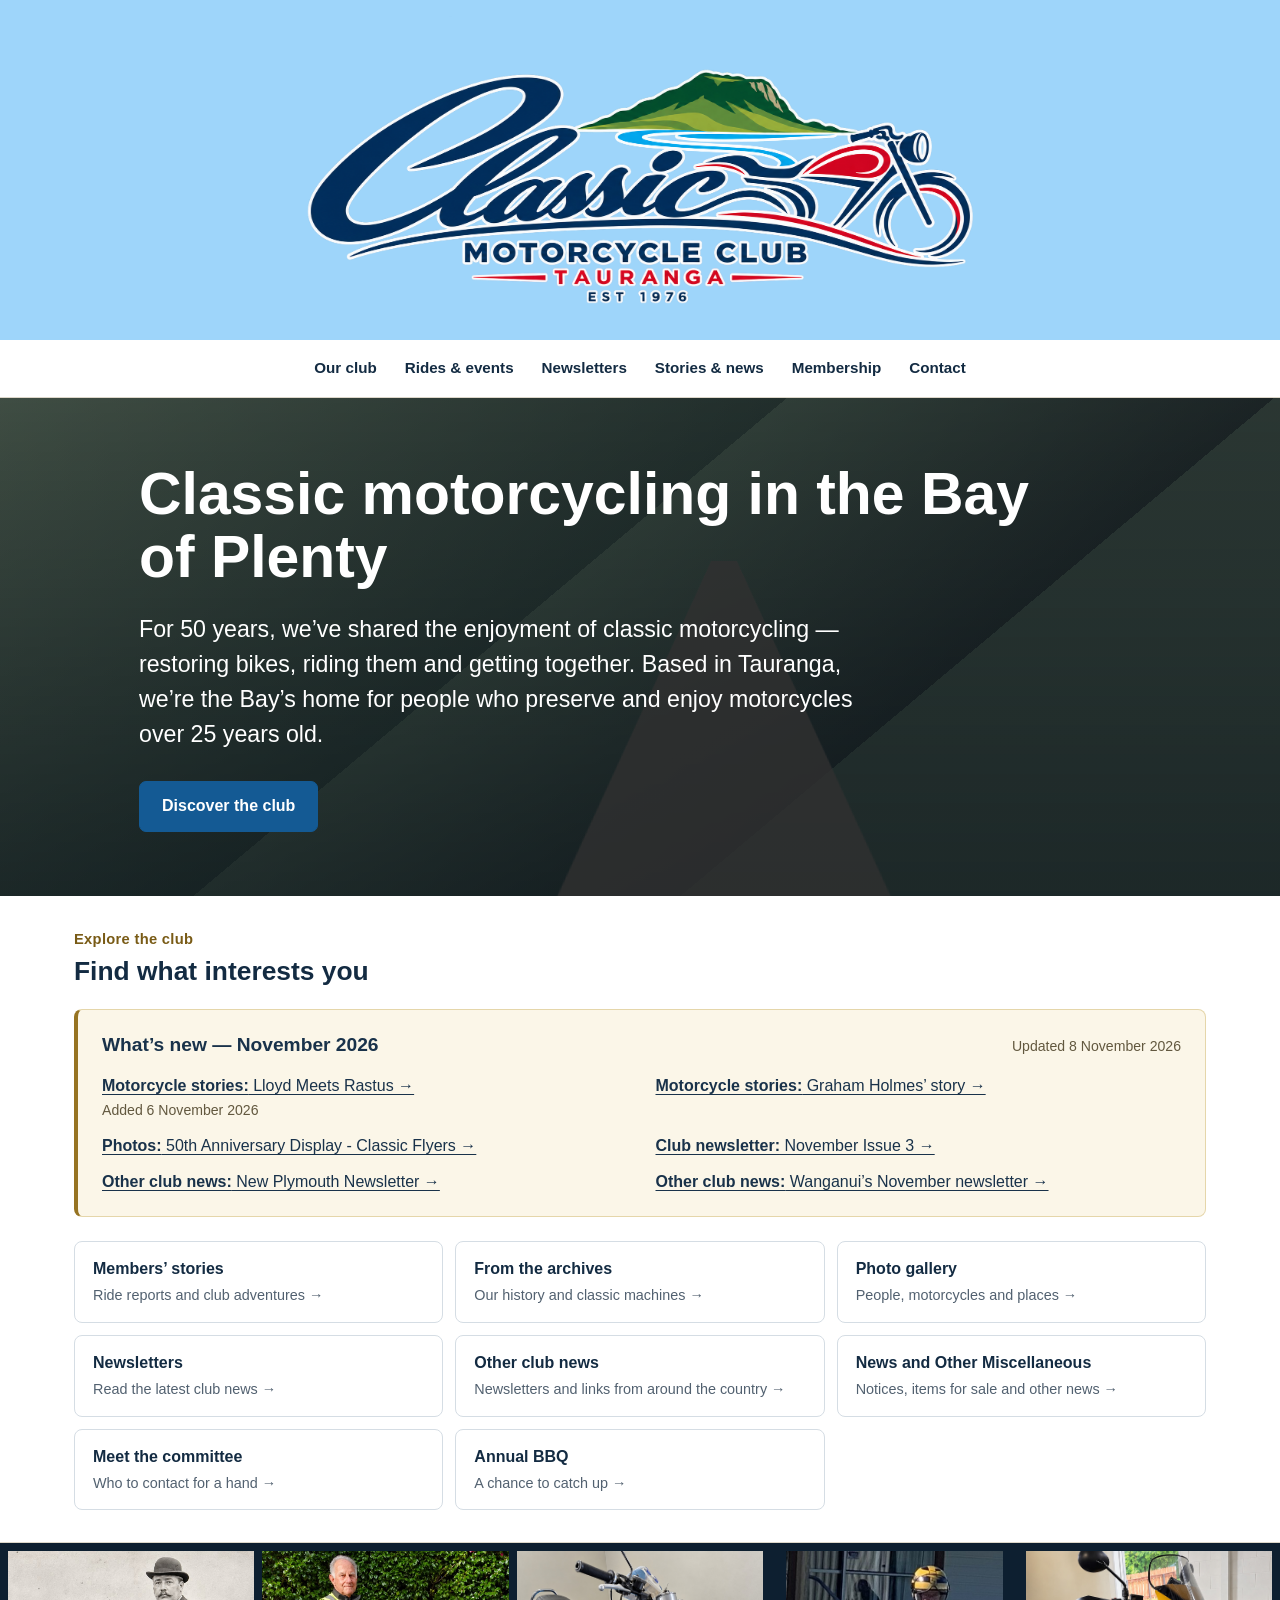
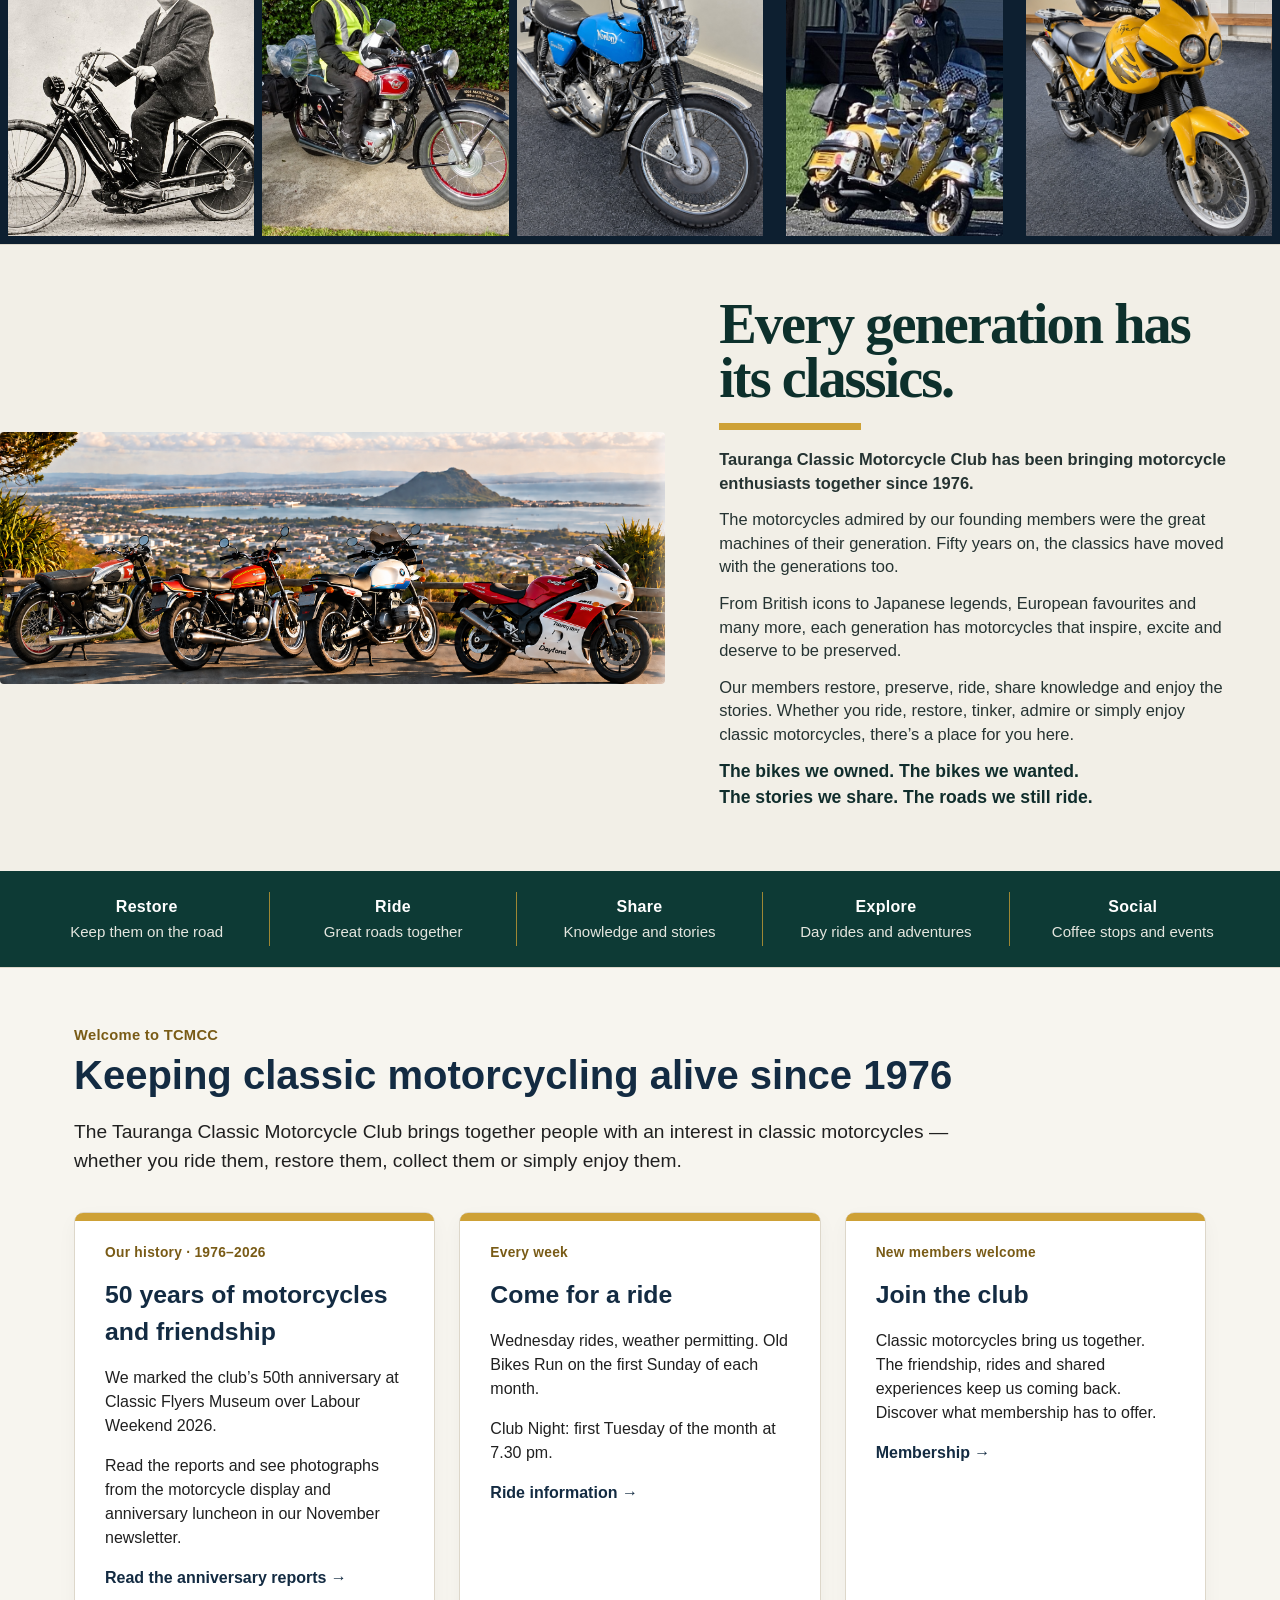
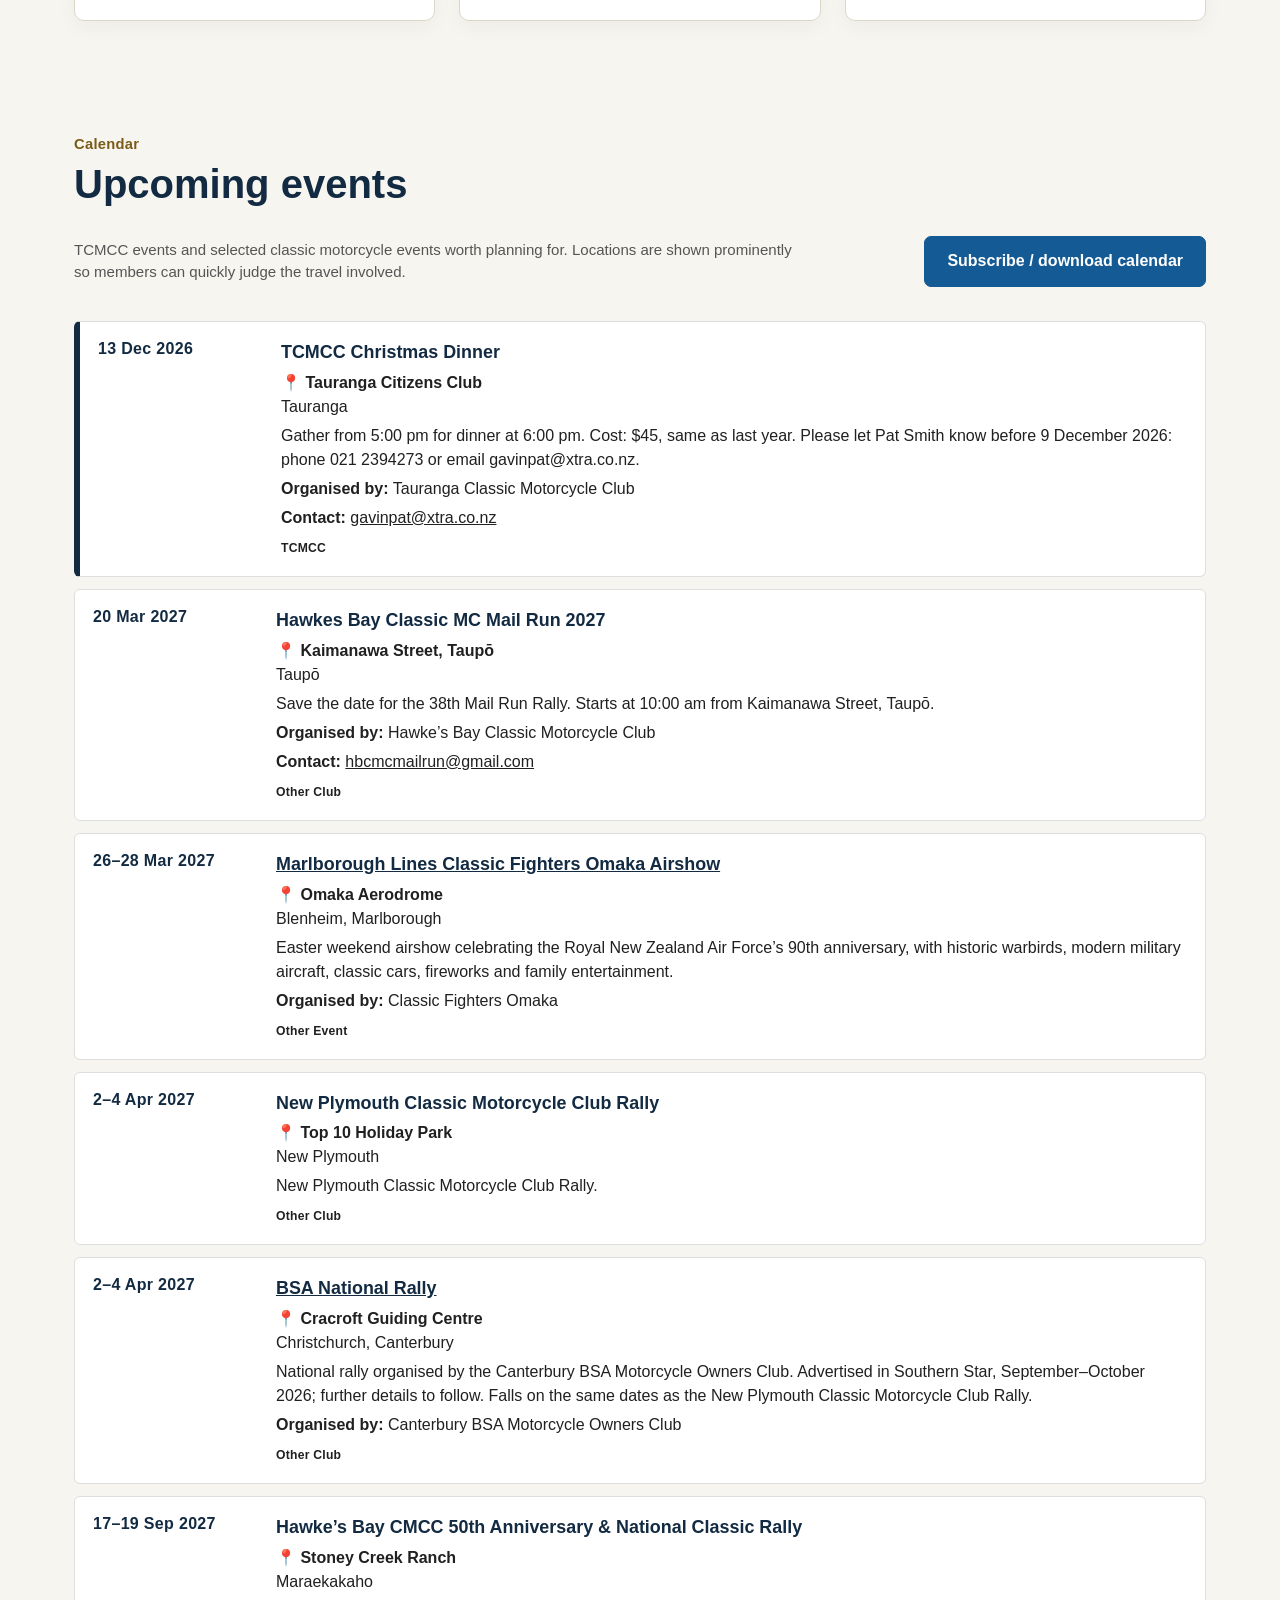
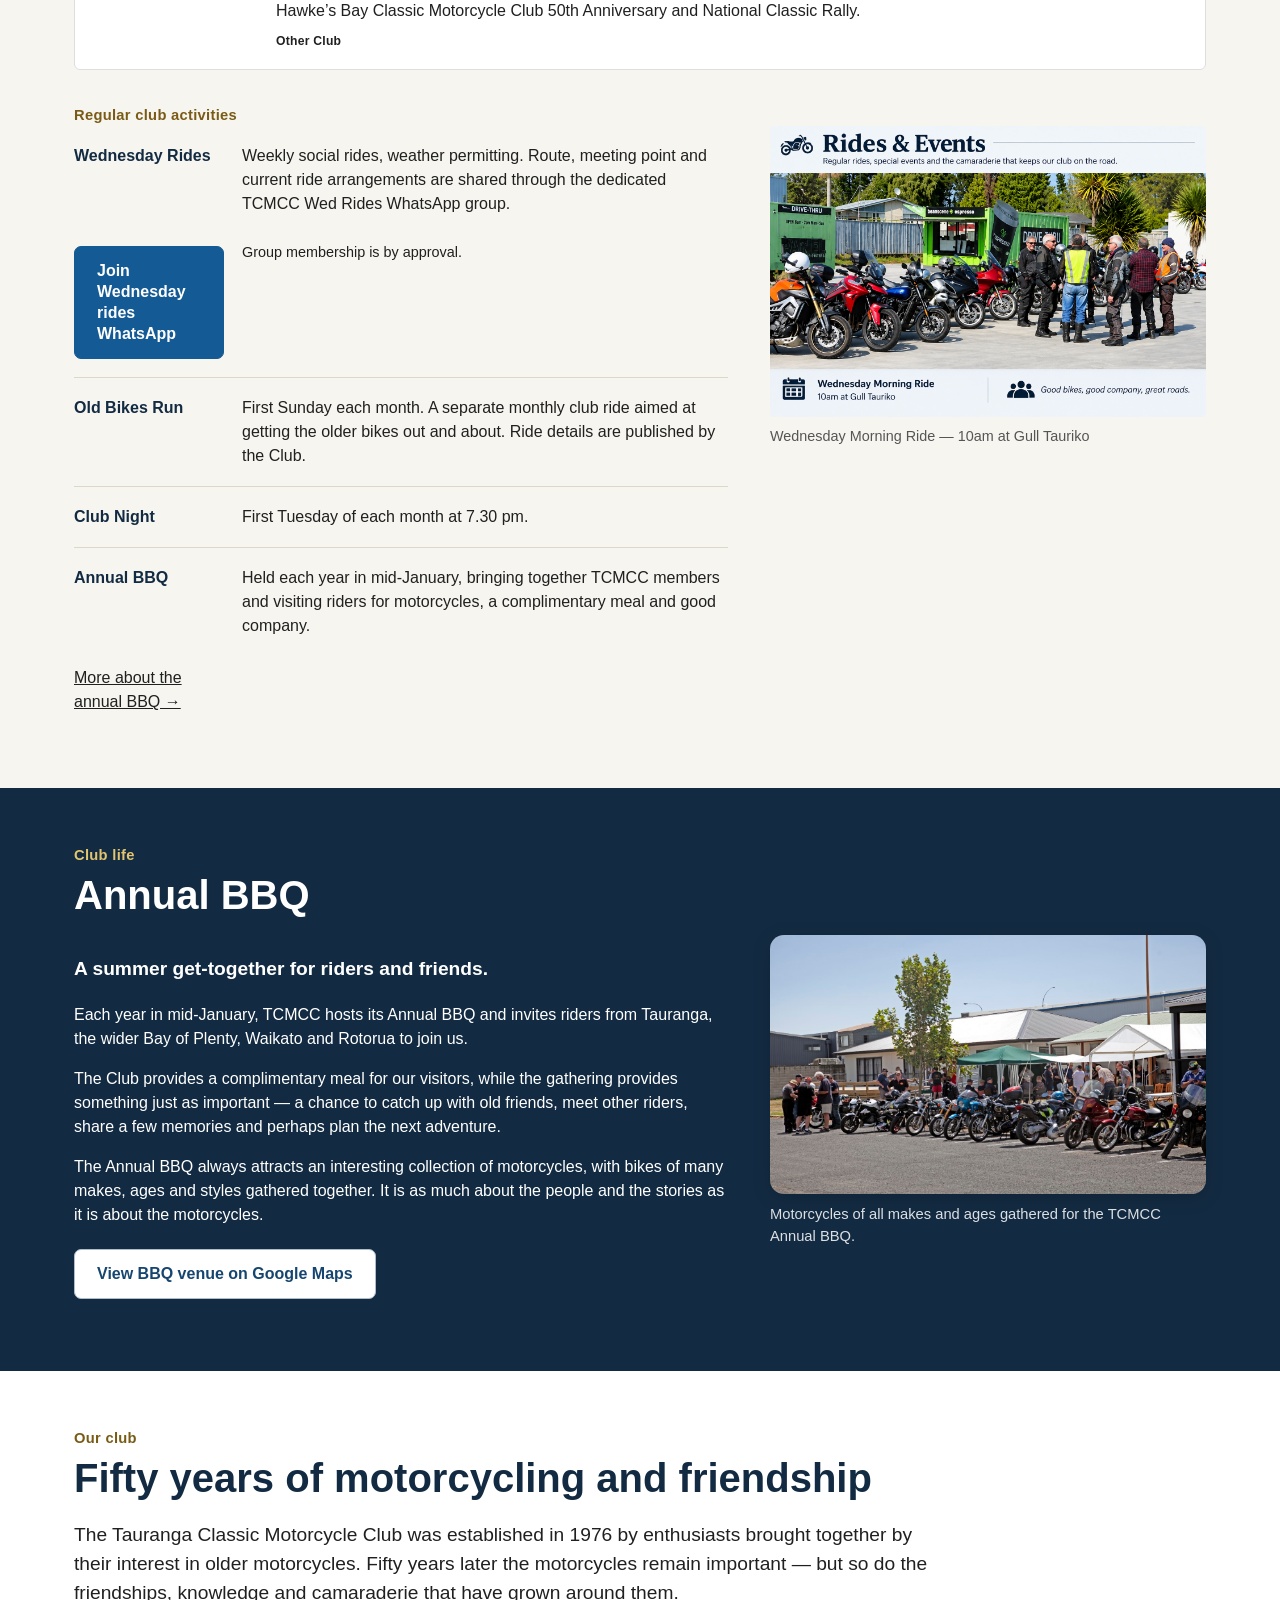
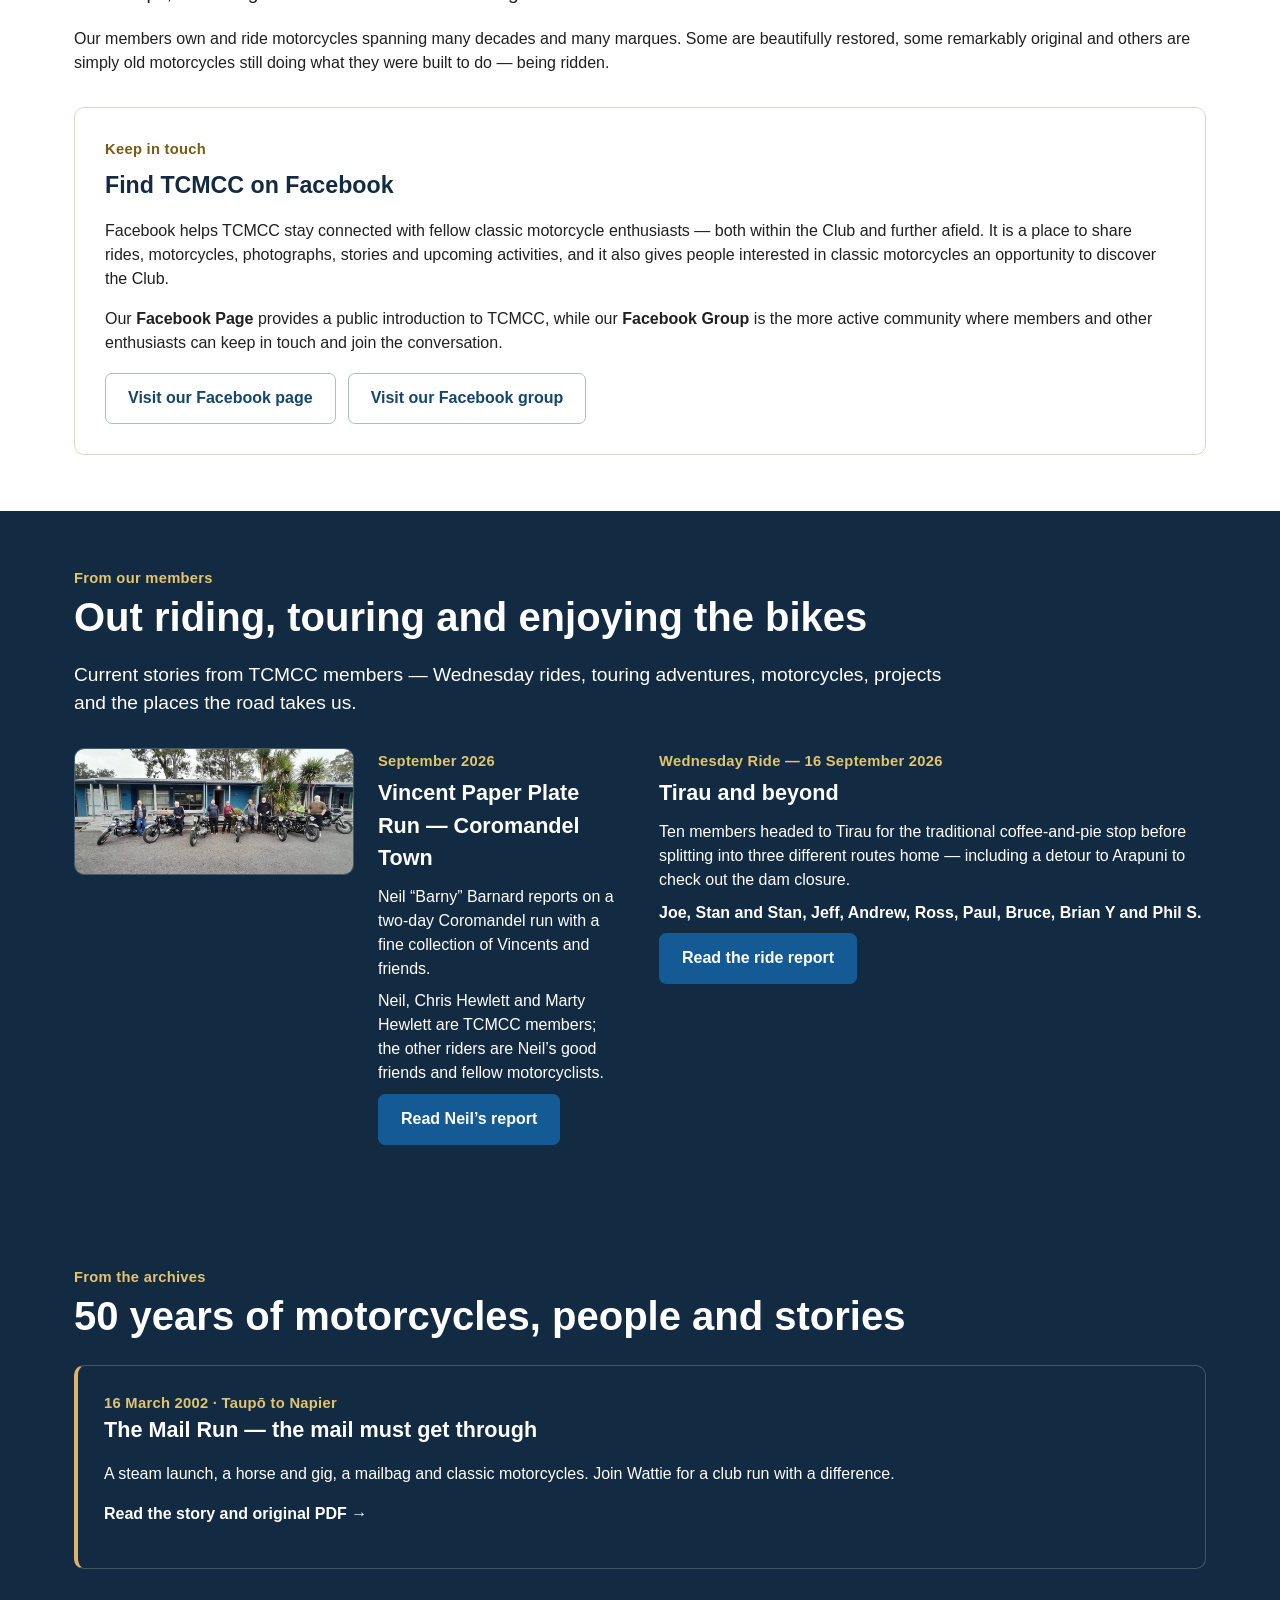
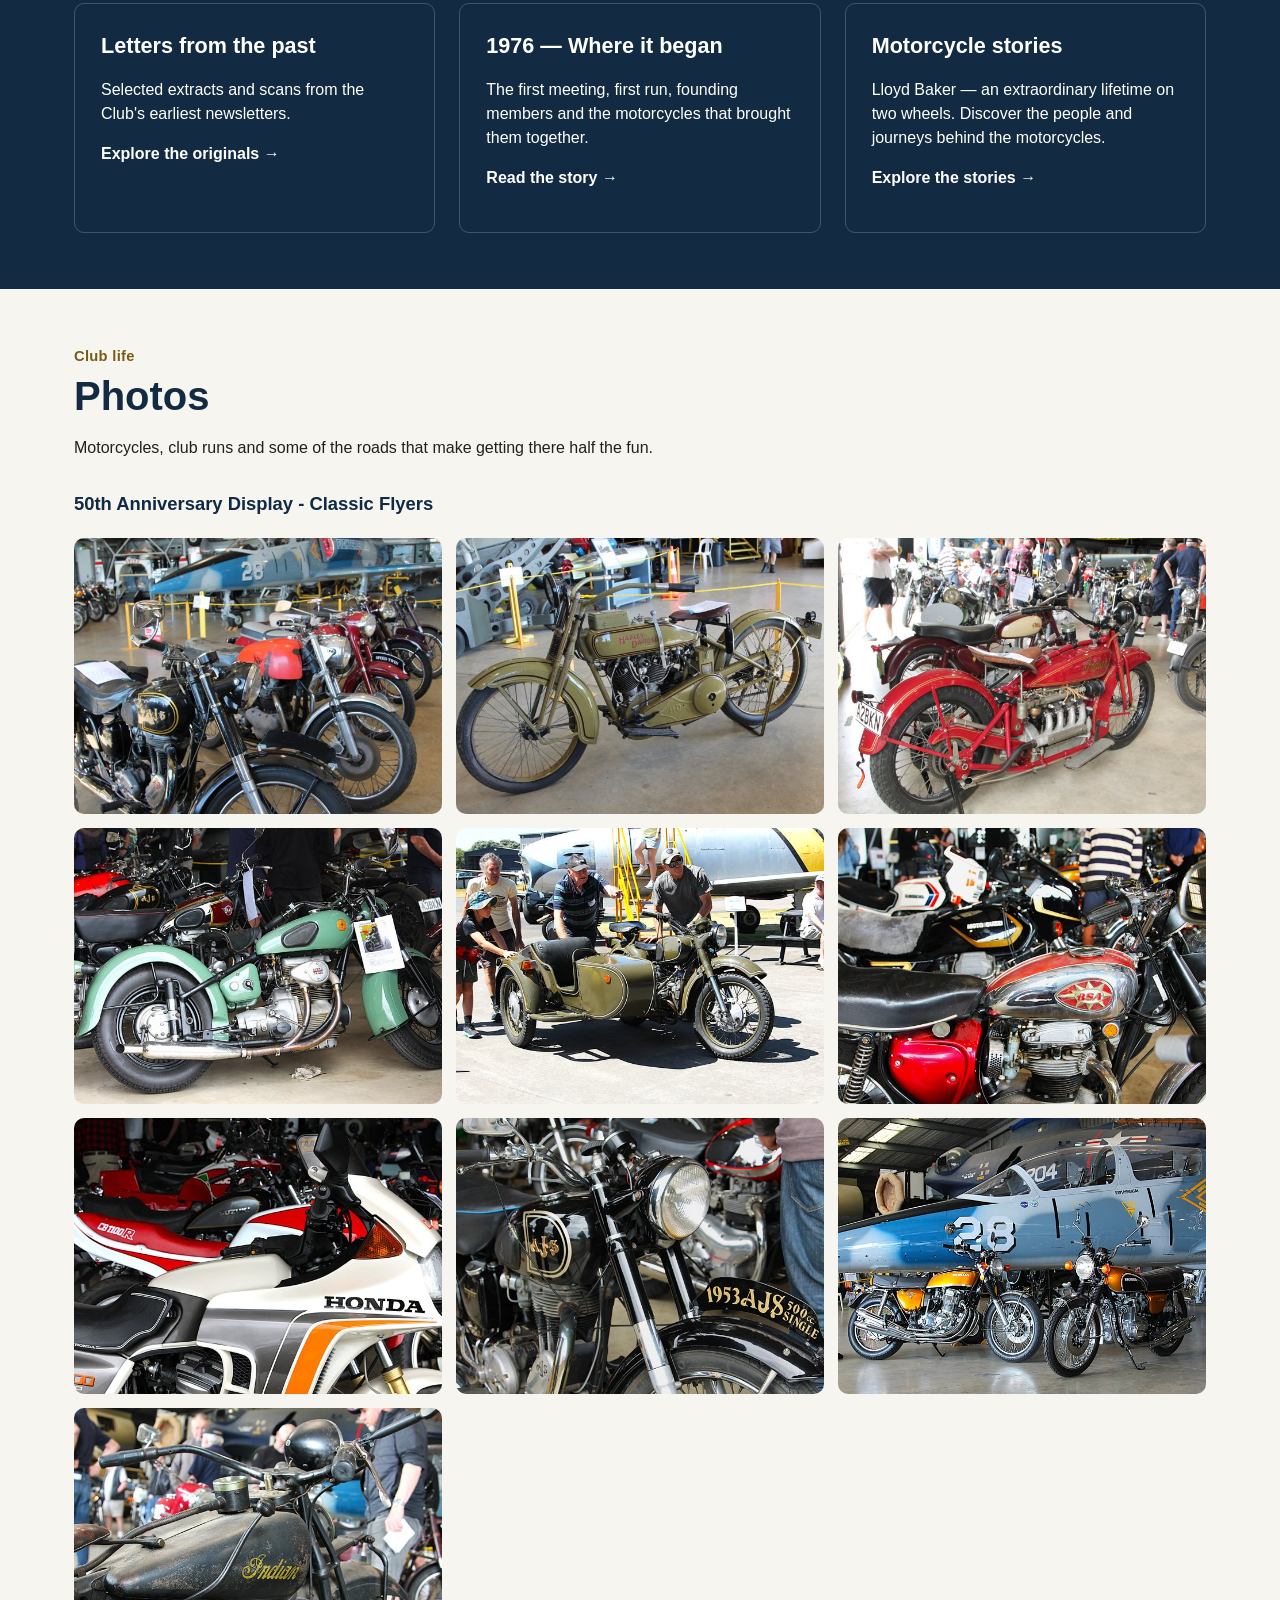
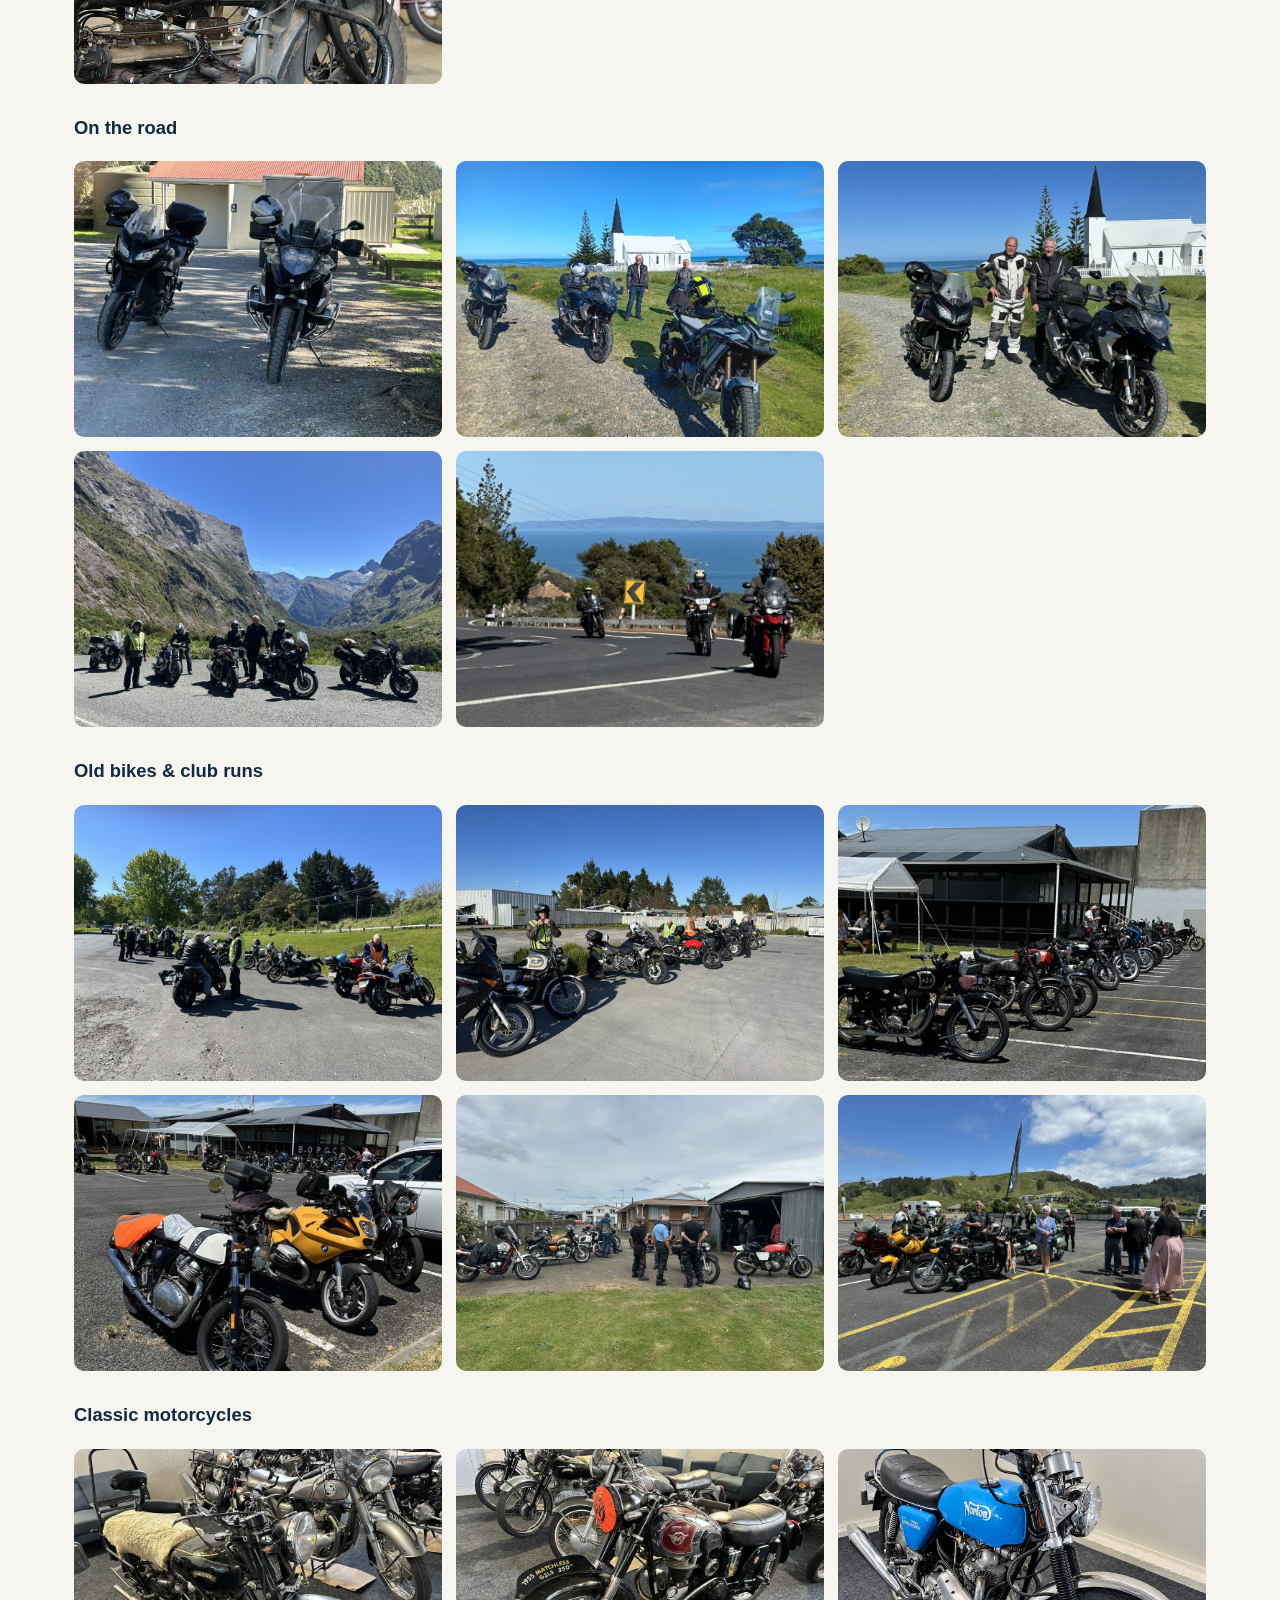
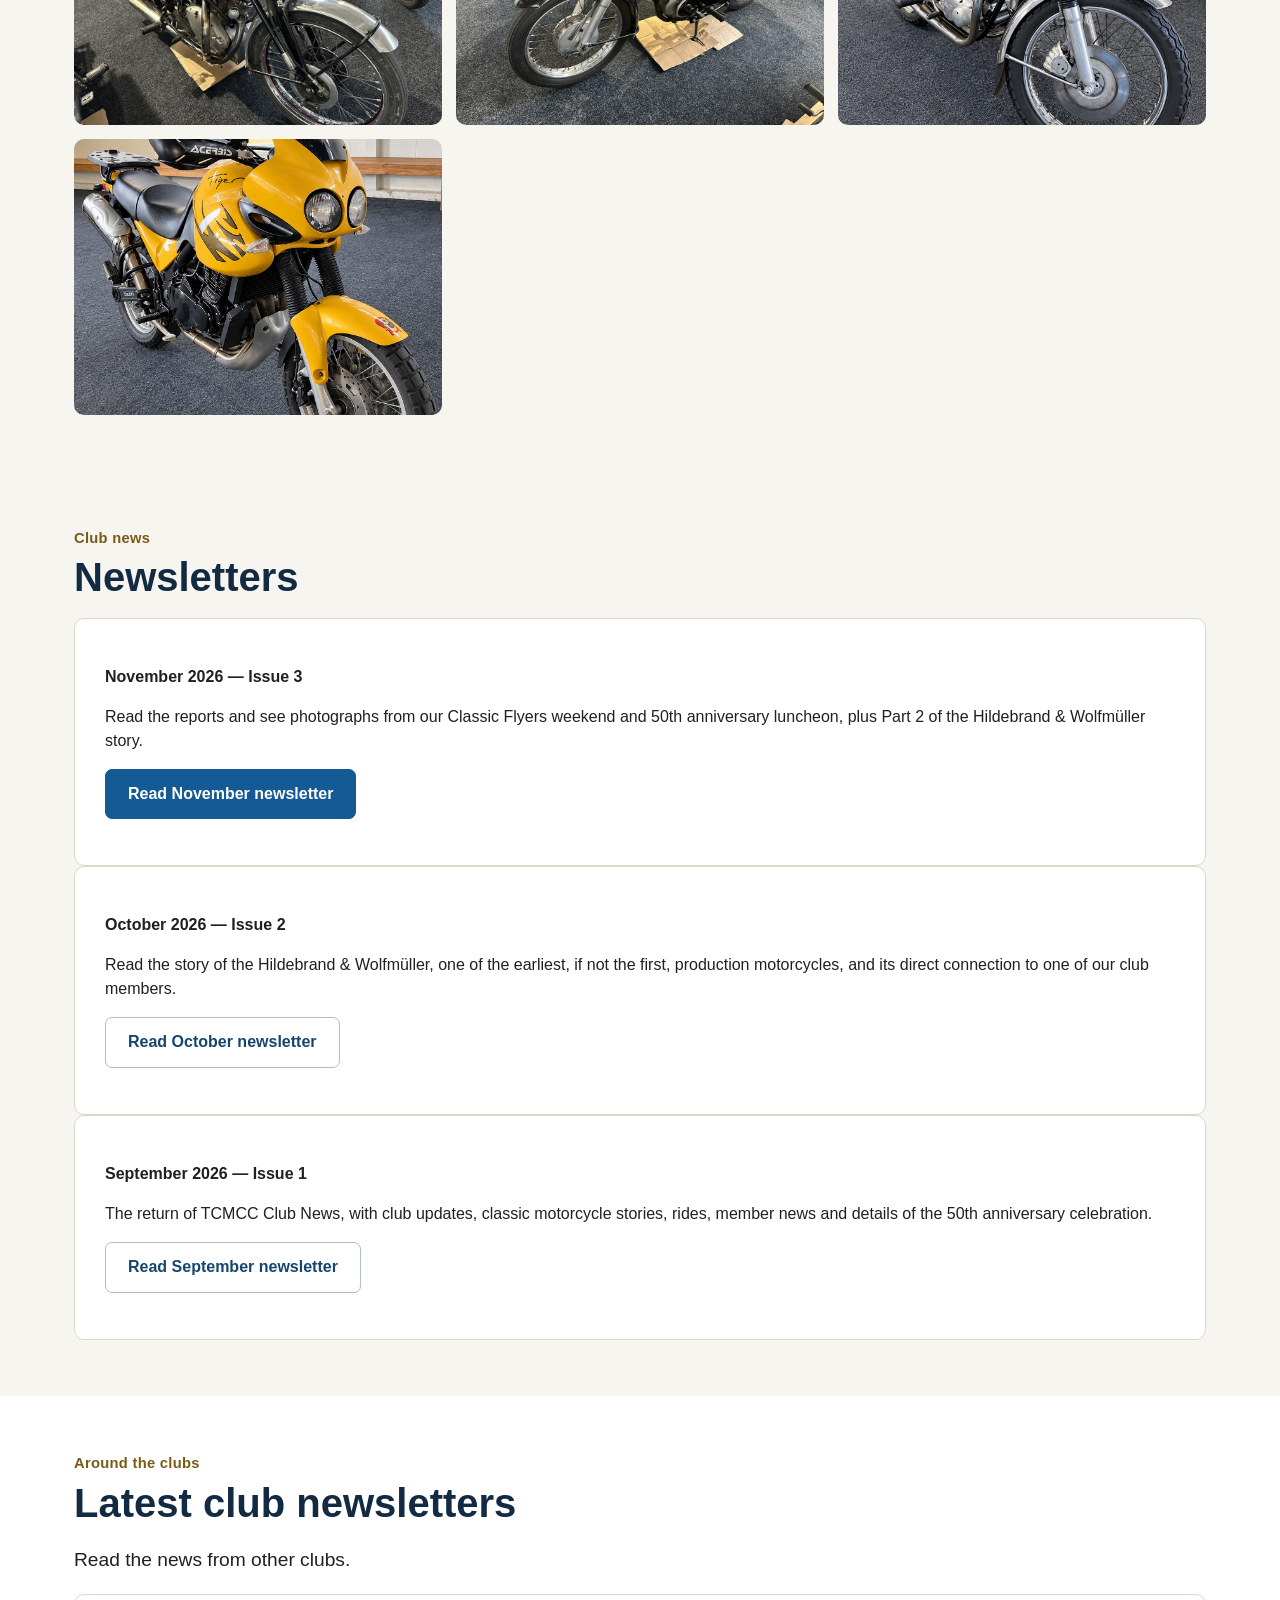
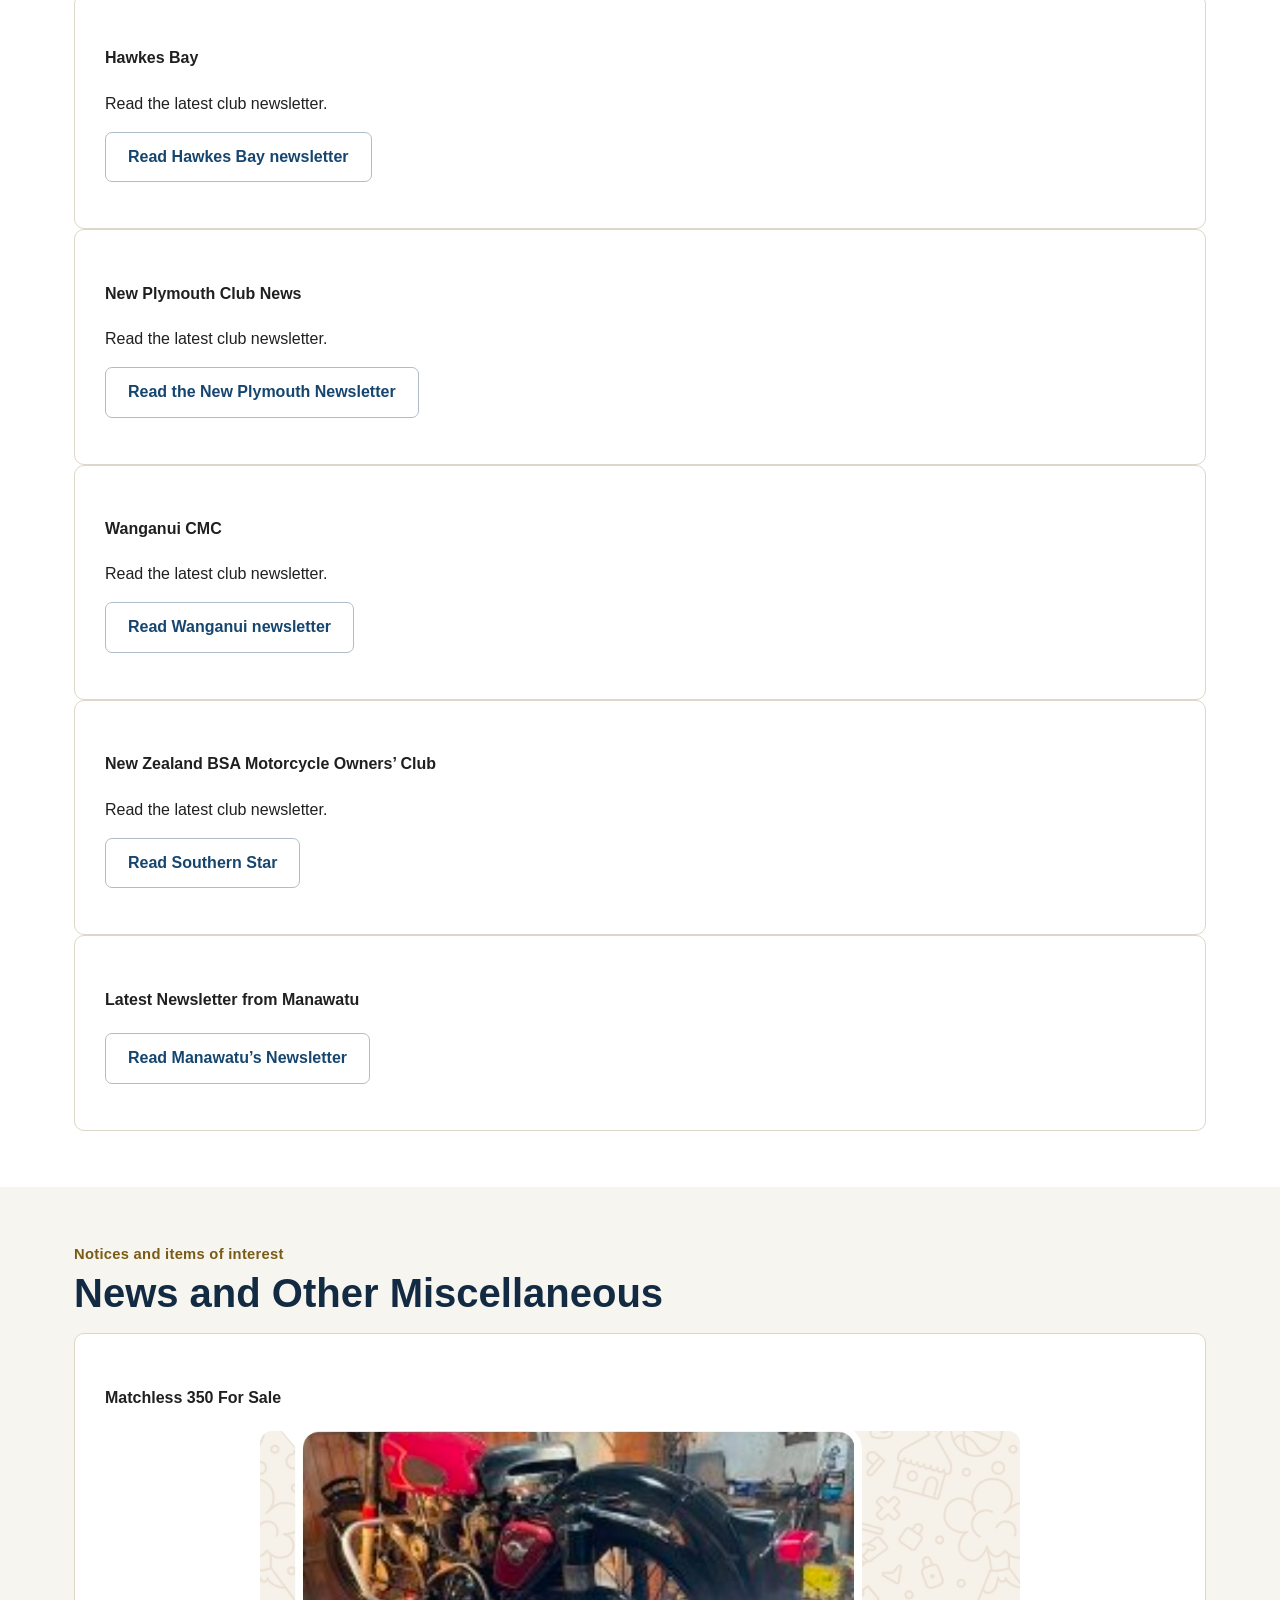
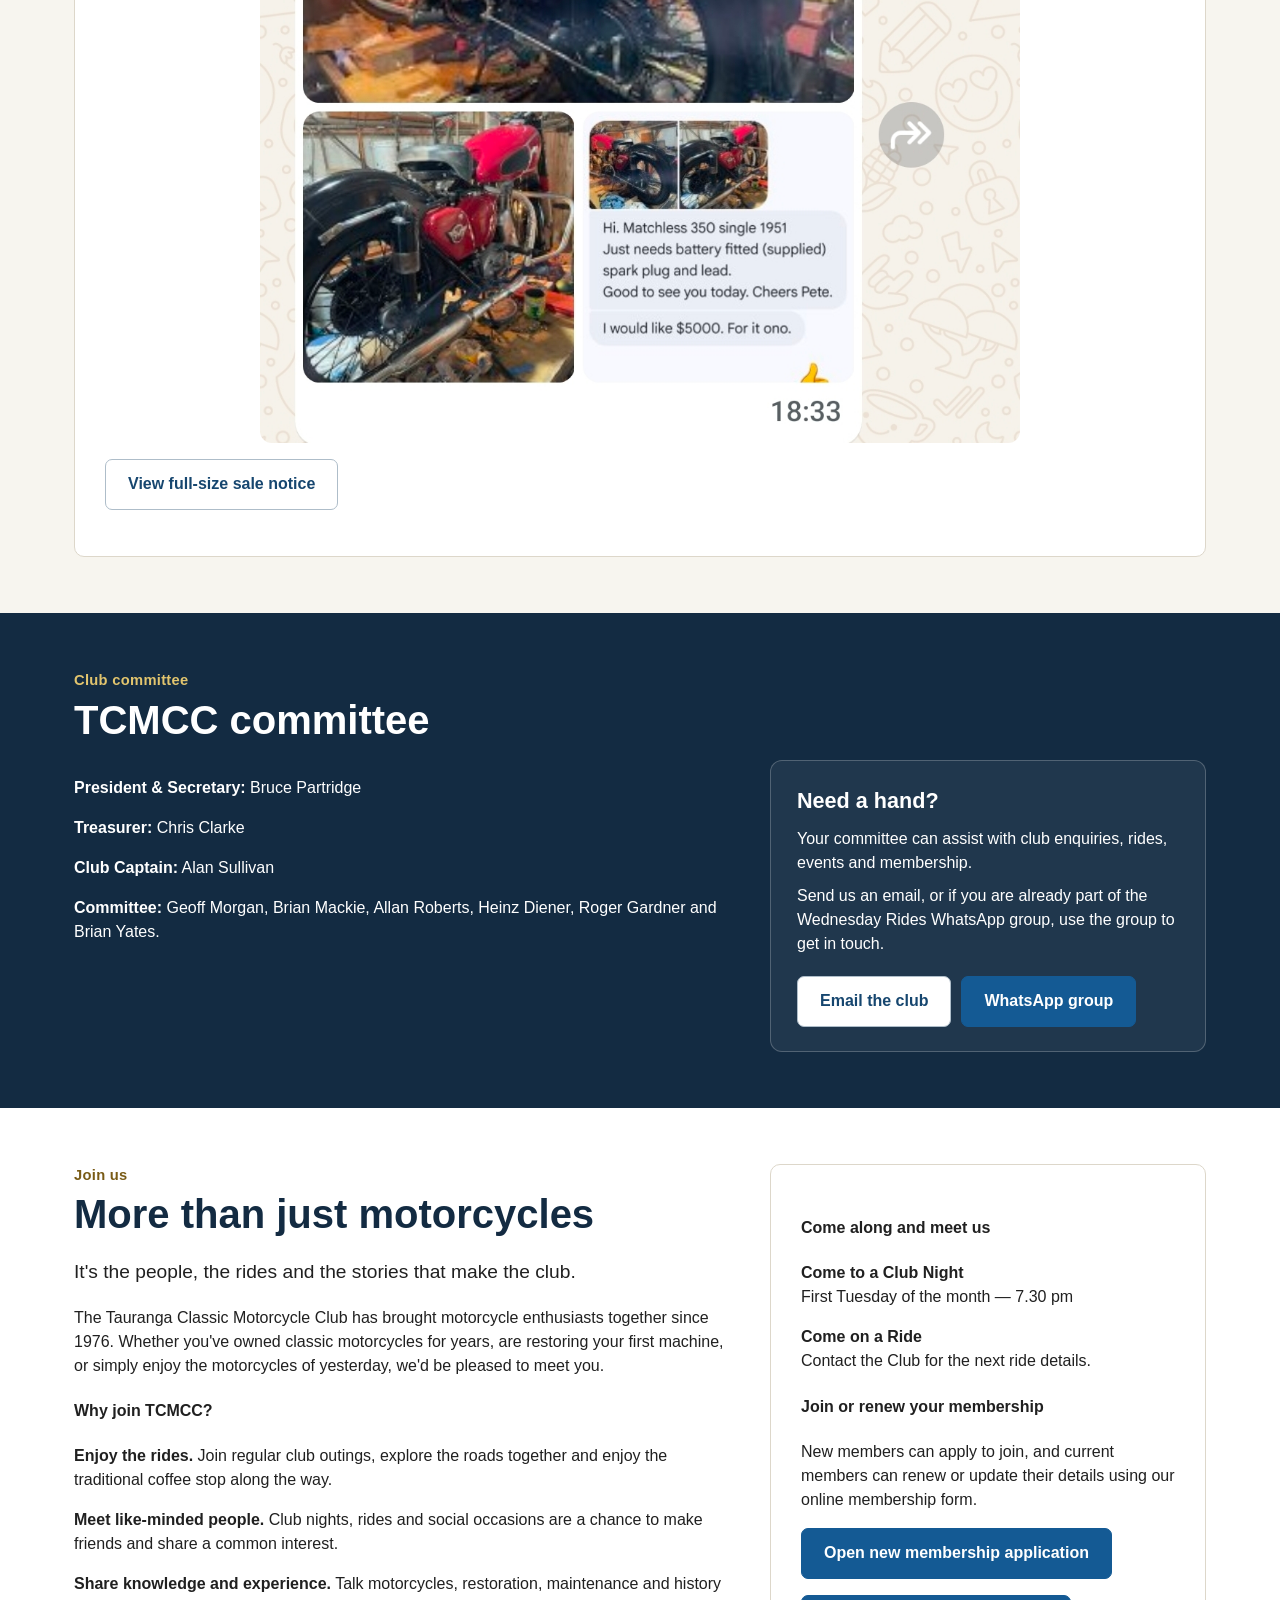
<file: index.html>
<!DOCTYPE html>
<html lang="en">
<head>
<meta charset="utf-8">
<meta name="viewport" content="width=device-width, initial-scale=1">
<title>Tauranga Classic Motorcycle Club | Classic motorcycles Bay of Plenty NZ</title>
<meta name="description" content="Tauranga Classic Motorcycle Club (TCMCC), established in 1976. Classic motorcycles, club rides, events, archives, membership and 50 years of club history in Tauranga, New Zealand.">
<link rel="canonical" href="https://tcmcc.org.nz/">
<meta name="robots" content="index,follow,max-image-preview:large">
<meta property="og:type" content="website">
<meta property="og:site_name" content="Tauranga Classic Motorcycle Club">
<meta property="og:title" content="Tauranga Classic Motorcycle Club | Classic motorcycles Bay of Plenty NZ">
<meta property="og:description" content="Classic motorcycles, club rides, events, archives, membership and 50 years of TCMCC history in Tauranga, New Zealand.">
<meta property="og:url" content="https://tcmcc.org.nz/">
<meta property="og:image" content="https://tcmcc.org.nz/assets/tcmcc-new-logo-pale-blue.jpg">
<meta property="og:locale" content="en_NZ">
<meta name="twitter:card" content="summary_large_image">
<meta name="twitter:title" content="Tauranga Classic Motorcycle Club">
<meta name="twitter:description" content="Classic motorcycles, club rides, events, archives and membership in Tauranga, New Zealand.">
<meta name="twitter:image" content="https://tcmcc.org.nz/assets/tcmcc-new-logo-pale-blue.jpg">
<script type="application/ld+json">
{
  "@context": "https://schema.org",
  "@graph": [
    {
      "@type": "Organization",
      "@id": "https://tcmcc.org.nz/#organization",
      "name": "Tauranga Classic Motorcycle Club",
      "alternateName": "TCMCC",
      "url": "https://tcmcc.org.nz/",
      "email": "taurangaclassicmcc@gmail.com",
      "foundingDate": "1976",
      "sameAs": [
        "https://www.facebook.com/TaurangaClassic",
        "https://www.facebook.com/groups/921949925548002"
      ],
      "description": "Tauranga Classic Motorcycle Club brings together people with an interest in classic motorcycles, riding, restoration, history and fellowship.",
      "areaServed": {
        "@type": "Place",
        "name": "Tauranga and Bay of Plenty, New Zealand"
      }
    }
  ]
}
</script>
<style>
:root {
  --navy:#132b42;
  --navy2:#0d1f30;
  --gold:#cea136;
  --cream:#f7f5ef;
  --ink:#202020;
  --muted:#666;
  --white:#fff;
  --line:#ddd7ca;
}
*{box-sizing:border-box}
html{scroll-behavior:smooth}
section[id]{scroll-margin-top:70px}
body{margin:0;font-family:Arial,Helvetica,sans-serif;color:var(--ink);background:var(--cream);line-height:1.5}
a{color:inherit}
.wrap{max-width:1180px;margin:0 auto;padding:0 24px}
header{background:var(--navy);color:#fff}
.brand{display:flex;align-items:center;gap:22px;padding:18px 0}
.brand img{width:112px;height:112px;object-fit:contain}
.brand h1{margin:0;font-size:clamp(2rem,4vw,3.5rem);line-height:.98;letter-spacing:.02em}
.brand .sub{color:var(--gold);font-weight:700;letter-spacing:.08em;margin-top:10px}
nav{background:#fff;border-bottom:1px solid var(--line);position:sticky;top:0;z-index:20}
.navbar{display:flex;gap:20px;align-items:center;overflow-x:auto;white-space:nowrap;padding:0 24px}
.navbar a{text-decoration:none;color:var(--navy);font-weight:700;font-size:.88rem;padding:17px 0}
.navbar a:hover{color:var(--gold)}
.hero{min-height:510px;display:grid;place-items:center;position:relative;overflow:hidden;color:#fff;background:
linear-gradient(rgba(5,15,22,.45),rgba(5,15,22,.65)),
linear-gradient(140deg,#6f8068 0%,#38473d 42%,#526352 42%,#2d3431 68%,#49574a 68%)}
.hero:after{content:"";position:absolute;left:48%;bottom:-10%;width:220px;height:110%;background:#303030;transform:perspective(600px) rotateX(56deg);clip-path:polygon(42% 0,58% 0,100% 100%,0 100%);opacity:.8}
.hero .content{position:relative;z-index:2;max-width:1050px;width:100%;padding:80px 24px}
.hero h2{font-size:clamp(2.6rem,6vw,5rem);line-height:.98;margin:0 0 22px;text-transform:uppercase;max-width:900px}
.hero p{font-size:clamp(1.1rem,2.2vw,1.45rem);max-width:760px;margin-bottom:30px}
.button{display:inline-block;background:var(--gold);color:var(--navy);font-weight:800;text-decoration:none;padding:14px 22px;border-radius:7px}
.section{padding:72px 0}
.kicker{color:var(--gold);font-weight:800;letter-spacing:.08em;text-transform:uppercase;font-size:.92rem}
h3{font-size:clamp(2rem,4vw,3rem);color:var(--navy);margin:.35rem 0 1rem}
.lead{font-size:1.2rem;max-width:880px}
.cards{display:grid;grid-template-columns:repeat(3,1fr);gap:24px;margin-top:36px}
.card{background:#fff;border:1px solid var(--line);border-radius:10px;padding:30px;box-shadow:0 7px 20px rgba(0,0,0,.04);position:relative}
.card:before{content:"";position:absolute;left:0;right:0;top:0;height:8px;background:var(--gold);border-radius:10px 10px 0 0}
.card h4{color:var(--navy);font-size:1.55rem;margin:12px 0 8px}
.card .mini{color:var(--gold);font-weight:800;text-transform:uppercase;font-size:.86rem}
.card a{color:var(--navy);font-weight:800;text-decoration:none}
.band{background:var(--navy);color:#fff}
.band h3{color:#fff}
.columns{display:grid;grid-template-columns:1.2fr .8fr;gap:42px;align-items:start}
.panel{background:#fff;border:1px solid var(--line);border-radius:10px;padding:30px}
.event{display:grid;grid-template-columns:150px 1fr;gap:18px;padding:18px 0;border-bottom:1px solid var(--line)}
.event:last-child{border-bottom:0}
.event strong{color:var(--navy)}
.archive-grid{display:grid;grid-template-columns:repeat(3,1fr);gap:24px;margin-top:34px}
.archive-item{padding:26px;border:1px solid rgba(255,255,255,.2);border-radius:10px}
.archive-item h4{margin:0 0 8px;font-size:1.35rem;color:#fff}
footer{background:var(--navy2);color:#d6dce1;padding:42px 0}
footer strong{color:#fff}
footer a{color:var(--gold)}
.notice{font-size:.88rem;color:var(--muted);margin-top:24px}
.photo-placeholder{height:260px;border-radius:10px;background:linear-gradient(135deg,#9ba58d,#576858);display:grid;place-items:center;color:white;font-weight:800;text-align:center;padding:20px}

.anniversary-feature{display:grid;grid-template-columns:minmax(280px,.78fr) minmax(0,1.22fr);gap:46px;align-items:start}
.anniversary-poster{background:#fff;border-radius:10px;padding:10px;box-shadow:0 10px 28px rgba(0,0,0,.24)}
.anniversary-poster img{display:block;width:100%;height:auto;border-radius:5px}
.anniversary-poster-links{display:flex;gap:12px;flex-wrap:wrap;margin-top:16px}
.anniversary-copy .lead{max-width:none}
.anniversary-copy p{font-size:1.06rem}
.anniversary-highlight{margin-top:24px;padding:20px 22px;border:1px solid rgba(206,161,54,.55);border-radius:10px;background:rgba(255,255,255,.07)}
.anniversary-highlight strong{color:var(--gold)}
@media(max-width:850px){
  .anniversary-feature{grid-template-columns:1fr}
  .anniversary-poster{max-width:620px;margin:0 auto}
}

@media (max-width:850px){
  .cards,.archive-grid,.columns{grid-template-columns:1fr}
  .brand img{width:86px;height:86px}
  .event{grid-template-columns:1fr;gap:4px}
}

    .photo-grid{display:grid;grid-template-columns:repeat(3,1fr);gap:14px;margin-top:20px}
    .photo-grid a{display:block;overflow:hidden;border-radius:10px;background:#eee;aspect-ratio:4/3}
    .photo-grid img{width:100%;height:100%;object-fit:cover;display:block;transition:transform .2s ease}
    .photo-grid a:hover img{transform:scale(1.025)}
    .gallery-group{margin-top:30px}
    .gallery-group h4{margin:0 0 8px;color:#102a43;font-size:1.15rem}
    @media(max-width:800px){.photo-grid{grid-template-columns:repeat(2,1fr)}}
    @media(max-width:520px){.photo-grid{grid-template-columns:1fr}}


    .classic-era-strip{
      background:var(--navy2);
      padding:8px;
    }
    .classic-era-grid{
      max-width:1700px;
      margin:0 auto;
      display:grid;
      grid-template-columns:repeat(5,1fr);
      gap:8px;
    }
    .classic-era-grid img{
      width:100%;
      height:285px;
      object-fit:cover;
      display:block;
    }
    .classic-era-grid img:nth-child(2){
      object-fit:cover;
      object-position:40% center;
    }
    .classic-era-grid img:nth-child(4){
      object-fit:contain;
      object-position:center center;
      background:var(--navy2);
    }
    @media(max-width:800px){
      .classic-era-grid{
        display:flex;
        overflow-x:auto;
        scroll-snap-type:x mandatory;
      }
      .classic-era-grid img{
        flex:0 0 72vw;
        width:72vw;
        height:auto;
        aspect-ratio:4/3;
        scroll-snap-align:start;
      }
    }


/* Who We Are — added from the preserved working homepage */
.who-section{background:#f2efe7;border-top:1px solid var(--line);border-bottom:1px solid var(--line)}
.who-grid{max-width:1400px;margin:0 auto;display:grid;grid-template-columns:minmax(0,1.08fr) minmax(390px,.92fr);align-items:center}
.who-visual{padding:40px 26px 40px 0;display:flex;align-items:center;justify-content:center}
.who-visual img{display:block;width:100%;height:auto;max-height:430px;object-fit:contain;object-position:center;border-radius:4px}
.who-copy{padding:52px 48px 48px 28px}
.who-copy h2{font-family:Georgia,'Times New Roman',serif;font-size:clamp(2.7rem,4.4vw,5rem);line-height:.96;letter-spacing:-.035em;color:#0d302c;margin:0 0 18px;max-width:650px}
.who-rule{width:142px;height:7px;background:var(--gold);margin:0 0 18px}
.who-intro{font-size:1.14rem;font-weight:800;line-height:1.28;color:#102d2c;margin:0 0 14px}
.who-copy p{font-size:1.03rem;line-height:1.43;margin:0 0 13px;color:#253332}
.who-tagline{font-weight:800;color:#102d2c!important;font-size:1.1rem!important;margin-top:4px!important}
.who-values{background:#0d3a35;color:#fff;display:grid;grid-template-columns:repeat(5,1fr);padding:21px max(24px,calc((100vw - 1320px)/2));gap:0}
.who-value{text-align:center;padding:3px 18px;border-right:1px solid rgba(206,161,54,.75)}
.who-value:last-child{border-right:0}
.who-value strong{display:block;color:#fff;font-size:1rem;letter-spacing:.045em;margin-bottom:2px}
.who-value span{display:block;color:#e4e6df;font-size:.94rem}
@media(max-width:980px){
  .who-grid{grid-template-columns:1fr}
  .who-visual{padding:30px 24px 10px}
  .who-visual img{max-height:none;width:100%}
  .who-copy{padding:34px 28px 40px}
  .who-copy h2{font-size:clamp(2.6rem,9vw,4.5rem)}
  .who-values{grid-template-columns:repeat(2,1fr);padding:14px 20px}
  .who-value{border-right:0;border-bottom:1px solid rgba(206,161,54,.45);padding:13px 10px}
  .who-value:last-child{grid-column:1/-1;border-bottom:0}
}
@media(max-width:560px){
  .who-visual{padding:22px 16px 6px}
  .who-copy{padding:28px 20px 32px}
  .who-copy h2{font-size:2.5rem}
  .who-values{grid-template-columns:1fr}
  .who-value,.who-value:last-child{grid-column:auto;border-bottom:1px solid rgba(206,161,54,.42)}
  .who-value:last-child{border-bottom:0}
}


.calendar-toolbar{display:flex;gap:12px;align-items:center;justify-content:space-between;flex-wrap:wrap;margin:0 0 22px}
.calendar-note{font-size:.94rem;color:#555;max-width:720px}
.calendar-list{display:grid;gap:12px}
.calendar-event{display:grid;grid-template-columns:165px 1fr;gap:18px;padding:17px 18px;border:1px solid #dedede;border-radius:6px;background:#fff}
.calendar-event.tcmcc{border-left:6px solid var(--navy)}
.calendar-date{font-weight:800;line-height:1.25;color:var(--navy);text-transform:uppercase;white-space:nowrap}
.calendar-body h4{margin:0 0 5px;color:var(--navy);font-size:1.12rem}
.calendar-location{font-weight:700;margin-bottom:5px}
.calendar-body p{margin:0 0 5px}
.calendar-tag{display:inline-block;font-size:.76rem;font-weight:800;letter-spacing:.04em;text-transform:uppercase;margin-top:4px}
.regular-activities{margin-top:34px}
@media(max-width:650px){.calendar-event{grid-template-columns:1fr;gap:6px}.calendar-date{font-size:.92rem}}


/* v8 targeted refinements */
.committee-help{
  padding:24px 26px;
  border:1px solid rgba(255,255,255,.22);
  border-radius:12px;
  background:rgba(255,255,255,.06);
}
.committee-help h4{margin:0 0 10px;color:#fff;font-size:1.35rem}
.committee-help p{color:#fff;margin:.55rem 0}
.committee-help .button{margin-top:6px}

.member-stories-grid{
  display:grid;
  grid-template-columns:repeat(2,minmax(0,1fr));
  gap:38px;
  margin-top:30px;
}
.member-story-preview{
  display:grid;
  grid-template-columns:minmax(280px,48%) 1fr;
  gap:24px;
  align-items:start;
}
.member-story-preview img{
  width:100%;
  height:auto;
  object-fit:contain;
  display:block;
  border-radius:10px;
  border:1px solid rgba(255,255,255,.22);
}
.member-story-copy{padding:2px 0 0}
.member-story-copy h4{margin:5px 0 10px;color:#fff;font-size:1.35rem}
.member-story-copy p{margin:.55rem 0;color:#fff}
.member-story-copy .kicker{margin-top:0}
@media(max-width:850px){
  .member-stories-grid{grid-template-columns:1fr}
}
@media(max-width:600px){
  .member-story-preview{grid-template-columns:1fr}
}

</style>
<link rel="stylesheet" href="tcmcc-mobile.css">
<link rel="icon" type="image/svg+xml" href="favicon.svg">
<link rel="icon" type="image/png" href="assets/tcmcc-badge.png">
<link rel="stylesheet" href="review.css?v=20261104-plain-header">
<style>
.latest-updates{margin:0 0 24px;padding:22px 24px;background:#fbf6e8;border:1px solid #e5d6aa;border-left:4px solid #967321;border-radius:8px}
.latest-updates-header{display:flex;align-items:baseline;justify-content:space-between;gap:8px 20px;flex-wrap:wrap}
.topics .latest-updates h3{margin:0;color:#19324a;font-size:1.2rem;line-height:1.35}
.latest-updates time{font-size:.88rem;color:#62583f}
.latest-updates ul{display:grid;grid-template-columns:repeat(2,minmax(0,1fr));gap:12px 28px;list-style:none;margin:16px 0 0;padding:0}
.latest-updates a{display:block;color:#19324a;text-decoration:underline;text-underline-offset:3px;line-height:1.5}
.latest-updates a:hover{color:#795b16}
@media(max-width:650px){.latest-updates{padding:18px}.latest-updates ul{grid-template-columns:1fr}}
</style>

</head>
<body>
<a class="skip-link" href="#main">Skip to content</a>
<header class="site-header">
  <div class="wrap brand">
    <h1 class="visually-hidden">Tauranga Classic Motorcycle Club</h1>
    <a class="brand-home" href="./" aria-label="Tauranga Classic Motorcycle Club home">
      <img class="brand-logo" src="assets/tcmcc-header-logo-clear.png" alt="Classic Motorcycle Club Tauranga — established 1976" width="1774" height="887" fetchpriority="high">
    </a>
  </div>
</header>

<nav aria-label="Main navigation"><div class="wrap navbar"><a href="#who-we-are">Our club</a><a href="#calendar">Rides & events</a><a href="#newsletters">Newsletters</a><a href="#topics">Stories & news</a><a href="#join">Membership</a><a href="#contact">Contact</a></div></nav>

<main id="main">
<section id="home" class="hero">
  <div class="content">
    <h2>Classic motorcycling in the Bay of Plenty</h2>
    <p>For 50 years, we’ve shared the enjoyment of classic motorcycling — restoring bikes, riding them and getting together. Based in Tauranga, we’re the Bay’s home for people who preserve and enjoy motorcycles over 25 years old.</p>
    <a class="button" href="#who-we-are">Discover the club</a>
  </div>
</section>

<section id="topics" class="topics section"><div class="wrap"><div class="kicker">Explore the club</div><h2>Find what interests you</h2>
<!-- Replace these highlights and the update date when new material is added. -->
<aside class="latest-updates" aria-labelledby="latest-updates-title">
  <div class="latest-updates-header">
    <h3 id="latest-updates-title">What’s new — November 2026</h3>
    <time datetime="2026-11-08">Updated 8 November 2026</time>
  </div>
  <ul>
    <li><a href="rastus.html"><strong>Motorcycle stories:</strong> Lloyd Meets Rastus →</a> <time datetime="2026-11-06">Added 6 November 2026</time></li>
    <li><a href="graham-holmes.html"><strong>Motorcycle stories:</strong> Graham Holmes’ story →</a></li>
    <li><a href="#classic-flyers-50th"><strong>Photos:</strong> 50th Anniversary Display - Classic Flyers →</a></li>
    <li><a href="newsletters/TCMCC%20November%202026%20Newsletter.pdf" target="_blank" rel="noopener"><strong>Club newsletter:</strong> November Issue 3 →</a></li>
    <li><a href="other-club-news/new-plymouth-club-news-november-2026.pdf" target="_blank" rel="noopener"><strong>Other club news:</strong> New Plymouth Newsletter →</a></li>
    <li><a href="other-club-news/wanganui-cmc-november-2026.pdf" target="_blank" rel="noopener"><strong>Other club news:</strong> Wanganui’s November newsletter →</a></li>
  </ul>
</aside>
<div class="topic-links"><a href="#from-our-members">Members’ stories <span>Ride reports and club adventures →</span></a><a href="#from-the-archives">From the archives <span>Our history and classic machines →</span></a><a href="#photos">Photo gallery <span>People, motorcycles and places →</span></a><a href="#newsletters">Newsletters <span>Read the latest club news →</span></a><a href="#other-club-news">Other club news <span>Newsletters and links from around the country →</span></a><a href="#news-and-other-miscellaneous">News and Other Miscellaneous <span>Notices, items for sale and other news →</span></a><a href="#committee">Meet the committee <span>Who to contact for a hand →</span></a><a href="#annual-bbq">Annual BBQ <span>A chance to catch up →</span></a></div></div></section>
<section class="classic-era-strip" aria-label="Classic motorcycles through the eras">
  <div class="classic-era-grid">
    <img src="assets/eras/potter-early-motorcycle.jpg" alt="Early pioneering motorcycle">
    <img src="assets/eras/ray-knowles.jpg" alt="Ray Knowles on his 1954 Matchless G9" width="1200" height="900">
    <img src="assets/gallery/norton-classic.jpg" alt="Classic Norton motorcycle">
    <img src="assets/eras/custom-scooter.jpg" alt="Custom classic scooter">
    <img src="assets/gallery/triumph-tiger.jpg" alt="Yellow Triumph Tiger">
  </div>
</section>

<section id="who-we-are" class="who-section" aria-labelledby="who-title">
  <div class="who-grid">
    <div class="who-visual">
      <img src="assets/tauranga-motorcycles-matchless-reference.png" alt="Four classic motorcycles with Tauranga and Mount Maunganui in the background">
    </div>
    <div class="who-copy">
      <h2 id="who-title">Every generation has its classics.</h2>
      <div class="who-rule"></div>
      <p class="who-intro">Tauranga Classic Motorcycle Club has been bringing motorcycle enthusiasts together since 1976.</p>
      <p>The motorcycles admired by our founding members were the great machines of their generation. Fifty years on, the classics have moved with the generations too.</p>
      <p>From British icons to Japanese legends, European favourites and many more, each generation has motorcycles that inspire, excite and deserve to be preserved.</p>
      <p>Our members restore, preserve, ride, share knowledge and enjoy the stories. Whether you ride, restore, tinker, admire or simply enjoy classic motorcycles, there’s a place for you here.</p>
      <p class="who-tagline">The bikes we owned. The bikes we wanted.<br>The stories we share. The roads we still ride.</p>
    </div>
  </div>
  <div class="who-values" aria-label="What the club is about">
    <div class="who-value"><strong>Restore</strong><span>Keep them on the road</span></div>
    <div class="who-value"><strong>Ride</strong><span>Great roads together</span></div>
    <div class="who-value"><strong>Share</strong><span>Knowledge and stories</span></div>
    <div class="who-value"><strong>Explore</strong><span>Day rides and adventures</span></div>
    <div class="who-value"><strong>Social</strong><span>Coffee stops and events</span></div>
  </div>
</section>



<section class="section">
  <div class="wrap">
    <div class="kicker">Welcome to TCMCC</div>
    <h3>Keeping classic motorcycling alive since 1976</h3>
    <p class="lead">The Tauranga Classic Motorcycle Club brings together people with an interest in classic motorcycles — whether you ride them, restore them, collect them or simply enjoy them.</p>

    <div class="cards">
      <article class="card" id="anniversary-summary">
        <span id="anniversary"></span><span id="anniversary-detail"></span>
        <div class="mini">Our history · 1976–2026</div>
        <h4>50 years of motorcycles and friendship</h4>
        <p>We marked the club’s 50th anniversary at Classic Flyers Museum over Labour Weekend 2026.</p>
        <p>Read the reports and see photographs from the motorcycle display and anniversary luncheon in our November newsletter.</p>
        <a href="newsletters/TCMCC%20November%202026%20Newsletter.pdf" target="_blank" rel="noopener">Read the anniversary reports →</a>
      </article>
      <article class="card">
        <div class="mini">Every week</div>
        <h4>Come for a ride</h4>
        <p>Wednesday rides, weather permitting. Old Bikes Run on the first Sunday of each month.</p>
        <p>Club Night: first Tuesday of the month at 7.30 pm.</p>
        <a href="#regular-activities">Ride information →</a>
      </article>
      <article class="card">
        <div class="mini">New members welcome</div>
        <h4>Join the club</h4>
        <p>Classic motorcycles bring us together. The friendship, rides and shared experiences keep us coming back. Discover what membership has to offer.</p>
        <a href="#join">Membership →</a>
      </article>
    </div>
  </div>
</section>

<section id="calendar" class="section">
  <div class="wrap">
    <div class="kicker">Calendar</div>
    <h3>Upcoming events</h3>
    <div class="calendar-toolbar">
      <p class="calendar-note">TCMCC events and selected classic motorcycle events worth planning for. Locations are shown prominently so members can quickly judge the travel involved.</p>
      <a class="button" href="tcmcc-events.ics">Subscribe / download calendar</a>
    </div>
    <div id="calendar-list" class="calendar-list" aria-live="polite"></div>

    <div class="regular-activities" id="regular-activities">
      <div class="kicker">Regular club activities</div>
      <div class="columns">
        <div>
          <div class="event">
            <strong>Wednesday Rides</strong>
            <span>Weekly social rides, weather permitting. Route, meeting point and current ride arrangements are shared through the dedicated TCMCC Wed Rides WhatsApp group.</span>
            <span style="margin-top:12px"><a class="button" href="https://chat.whatsapp.com/KW26UuePhnB6sNaue7dS4B?mode=gi_t" target="_blank" rel="noopener">Join Wednesday rides WhatsApp</a></span>
            <span style="margin-top:8px;font-size:.9rem">Group membership is by approval.</span>
          </div>
          <div class="event"><strong>Old Bikes Run</strong><span>First Sunday each month. A separate monthly club ride aimed at getting the older bikes out and about. Ride details are published by the Club.</span></div>
          <div class="event"><strong>Club Night</strong><span>First Tuesday of each month at 7.30 pm.</span></div>
          <div class="event"><strong>Annual BBQ</strong><span>Held each year in mid-January, bringing together TCMCC members and visiting riders for motorcycles, a complimentary meal and good company.</span><span style="margin-top:10px"><a href="#annual-bbq">More about the annual BBQ →</a></span></div>
        </div>
        <figure style="margin:0">
          <img src="assets/wednesday-morning-ride-gull-tauriko.png" alt="TCMCC Wednesday riders gathered with their motorcycles at Gull Tauriko" style="width:100%;height:auto;display:block;border-radius:4px">
          <figcaption style="margin-top:.55rem;font-size:.9rem;color:#555">Wednesday Morning Ride — 10am at Gull Tauriko</figcaption>
        </figure>
      </div>
    </div>
  </div>
</section>


<section id="annual-bbq" class="section band">
  <div class="wrap">
    <div class="kicker">Club life</div>
    <h3>Annual BBQ</h3>
    <div class="columns">
      <div>
        <p class="lead"><strong>A summer get-together for riders and friends.</strong></p>
        <p>Each year in mid-January, TCMCC hosts its Annual BBQ and invites riders from Tauranga, the wider Bay of Plenty, Waikato and Rotorua to join us.</p>
        <p>The Club provides a complimentary meal for our visitors, while the gathering provides something just as important — a chance to catch up with old friends, meet other riders, share a few memories and perhaps plan the next adventure.</p>
        <p>The Annual BBQ always attracts an interesting collection of motorcycles, with bikes of many makes, ages and styles gathered together. It is as much about the people and the stories as it is about the motorcycles.</p>
        <p style="margin-top:22px"><a class="button secondary" href="https://maps.app.goo.gl/vc6PsEFtAFCFn8fM7" target="_blank" rel="noopener">View BBQ venue on Google Maps</a></p>
      </div>
      <div>
        <figure style="margin:0">
          <img src="assets/tcmcc-annual-bbq.jpg"
               alt="Motorcycles of many makes and ages gathered with riders at the TCMCC Annual BBQ"
               style="display:block;width:100%;height:auto;border-radius:14px;box-shadow:0 4px 18px rgba(0,0,0,.18)">
          <figcaption style="margin-top:10px;font-size:.92rem;line-height:1.45;opacity:.85">
            Motorcycles of all makes and ages gathered for the TCMCC Annual BBQ.
          </figcaption>
        </figure>
      </div>
    </div>
  </div>
</section>

<section id="club" class="section" style="background:#fff">
  <div class="wrap">
    <div class="kicker">Our club</div>
    <h3>Fifty years of motorcycling and friendship</h3>
    <p class="lead">The Tauranga Classic Motorcycle Club was established in 1976 by enthusiasts brought together by their interest in older motorcycles. Fifty years later the motorcycles remain important — but so do the friendships, knowledge and camaraderie that have grown around them.</p>
    <p>Our members own and ride motorcycles spanning many decades and many marques. Some are beautifully restored, some remarkably original and others are simply old motorcycles still doing what they were built to do — being ridden.</p>

    <div class="panel" style="margin-top:32px">
      <div class="kicker">Keep in touch</div>
      <h4 style="margin:8px 0 10px;color:var(--navy);font-size:1.45rem">Find TCMCC on Facebook</h4>
      <p>Facebook helps TCMCC stay connected with fellow classic motorcycle enthusiasts — both within the Club and further afield. It is a place to share rides, motorcycles, photographs, stories and upcoming activities, and it also gives people interested in classic motorcycles an opportunity to discover the Club.</p>
      <p>Our <strong>Facebook Page</strong> provides a public introduction to TCMCC, while our <strong>Facebook Group</strong> is the more active community where members and other enthusiasts can keep in touch and join the conversation.</p>
      <div style="display:flex;gap:12px;flex-wrap:wrap;margin-top:18px">
        <a class="button secondary" href="https://www.facebook.com/TaurangaClassic" target="_blank" rel="noopener">Visit our Facebook page</a>
        <a class="button secondary" href="https://www.facebook.com/groups/921949925548002" target="_blank" rel="noopener">Visit our Facebook group</a>
      </div>
    </div>
  </div>
</section>

<section id="from-our-members" class="section band">
  <div class="wrap">
    <div class="kicker">From our members</div>
    <h3>Out riding, touring and enjoying the bikes</h3>
    <p class="lead">Current stories from TCMCC members — Wednesday rides, touring adventures, motorcycles, projects and the places the road takes us.</p>

    <div class="member-stories-grid">
      <article class="member-story-preview">
        <img src="assets/member-stories/vincent-paper-plate-group.jpeg" alt="Vincent Paper Plate Run group at Coromandel Town" loading="lazy">
        <div class="member-story-copy">
          <div class="kicker">September 2026</div>
          <h4>Vincent Paper Plate Run — Coromandel Town</h4>
          <p>Neil “Barny” Barnard reports on a two-day Coromandel run with a fine collection of Vincents and friends.</p>
          <p>Neil, Chris Hewlett and Marty Hewlett are TCMCC members; the other riders are Neil’s good friends and fellow motorcyclists.</p>
          <p><a class="button" href="from-our-members.html#vincent">Read Neil’s report</a></p>
        </div>
      </article>

      <article class="member-story-preview">
        <div class="member-story-copy" style="grid-column:1/-1">
          <div class="kicker">Wednesday Ride — 16 September 2026</div>
          <h4>Tirau and beyond</h4>
          <p>Ten members headed to Tirau for the traditional coffee-and-pie stop before splitting into three different routes home — including a detour to Arapuni to check out the dam closure.</p>
          <p><strong>Joe, Stan and Stan, Jeff, Andrew, Ross, Paul, Bruce, Brian Y and Phil S.</strong></p>
          <p><a class="button" href="from-our-members.html#wednesday-ride">Read the ride report</a></p>
        </div>
      </article>
    </div>
  </div>
</section>

<section id="from-the-archives" class="section band">
  <div class="wrap">
    <div class="kicker">From the archives</div>
    <h3>50 years of motorcycles, people and stories</h3>
    <a class="archive-item mail-run-feature" href="mail-run-2002.html" style="display:block;color:inherit;text-decoration:none;margin-top:24px;border-left:4px solid #e0b26d">
      <div class="kicker">16 March 2002 · Taupō to Napier</div>
      <h4>The Mail Run — the mail must get through</h4>
      <p>A steam launch, a horse and gig, a mailbag and classic motorcycles. Join Wattie for a club run with a difference.</p>
      <p><strong>Read the story and original PDF →</strong></p>
    </a>
    <div class="archive-grid">
      <a class="archive-item" href="archive-1976.html#documents" style="color:inherit;text-decoration:none">
        <h4>Letters from the past</h4>
        <p>Selected extracts and scans from the Club's earliest newsletters.</p>
        <p><strong>Explore the originals →</strong></p>
      </a>
      <a class="archive-item" href="archive-1976.html#beginning" style="color:inherit;text-decoration:none">
        <h4>1976 — Where it began</h4>
        <p>The first meeting, first run, founding members and the motorcycles that brought them together.</p>
        <p><strong>Read the story →</strong></p>
      </a>
      <a class="archive-item" href="motorcycle-stories.html" style="color:inherit;text-decoration:none">
        <h4>Motorcycle stories</h4>
        <p>Lloyd Baker — an extraordinary lifetime on two wheels. Discover the people and journeys behind the motorcycles.</p>
        <p><strong>Explore the stories →</strong></p>
      </a>
    </div>
  </div>
</section>

<section id="photos" class="section">
  <div class="wrap">
    <div class="kicker">Club life</div>
    <h3>Photos</h3>
    <p>Motorcycles, club runs and some of the roads that make getting there half the fun.</p>
<div class="gallery-group" id="classic-flyers-50th"><h4>50th Anniversary Display - Classic Flyers</h4><div class="photo-grid">
<a href="assets/gallery/classic-flyers-50th/classic-motorcycle-lineup.jpg" target="_blank" rel="noopener"><img src="assets/gallery/classic-flyers-50th/classic-motorcycle-lineup-thumb.jpg" alt="A lineup of classic motorcycles at the 50th anniversary display" width="720" height="480" loading="lazy"></a>
<a href="assets/gallery/classic-flyers-50th/early-harley-davidson.jpg" target="_blank" rel="noopener"><img src="assets/gallery/classic-flyers-50th/early-harley-davidson-thumb.jpg" alt="Early Harley-Davidson motorcycle on display" width="720" height="480" loading="lazy"></a>
<a href="assets/gallery/classic-flyers-50th/red-indian.jpg" target="_blank" rel="noopener"><img src="assets/gallery/classic-flyers-50th/red-indian-thumb.jpg" alt="Red Indian motorcycle at Classic Flyers" width="720" height="480" loading="lazy"></a>
<a href="assets/gallery/classic-flyers-50th/green-motorcycle.jpg" target="_blank" rel="noopener"><img src="assets/gallery/classic-flyers-50th/green-motorcycle-thumb.jpg" alt="Green motorcycle in the anniversary display" width="720" height="471" loading="lazy"></a>
<a href="assets/gallery/classic-flyers-50th/sidecar-and-visitors.jpg" target="_blank" rel="noopener"><img src="assets/gallery/classic-flyers-50th/sidecar-and-visitors-thumb.jpg" alt="Visitors gathered around a motorcycle and sidecar outside Classic Flyers" width="720" height="480" loading="lazy"></a>
<a href="assets/gallery/classic-flyers-50th/motorcycle-tanks.jpg" target="_blank" rel="noopener"><img src="assets/gallery/classic-flyers-50th/motorcycle-tanks-thumb.jpg" alt="BSA and other classic motorcycles in the display" width="720" height="480" loading="lazy"></a>
<a href="assets/gallery/classic-flyers-50th/honda-detail.jpg" target="_blank" rel="noopener"><img src="assets/gallery/classic-flyers-50th/honda-detail-thumb.jpg" alt="Honda motorcycles at the anniversary display" width="720" height="480" loading="lazy"></a>
<a href="assets/gallery/classic-flyers-50th/ajs-detail.jpg" target="_blank" rel="noopener"><img src="assets/gallery/classic-flyers-50th/ajs-detail-thumb.jpg" alt="1953 AJS 500 single motorcycle detail" width="720" height="480" loading="lazy"></a>
<a href="assets/gallery/classic-flyers-50th/gold-hondas.jpg" target="_blank" rel="noopener"><img src="assets/gallery/classic-flyers-50th/gold-hondas-thumb.jpg" alt="Two gold Honda motorcycles at Classic Flyers" width="720" height="535" loading="lazy"></a>
<a href="assets/gallery/classic-flyers-50th/indian-detail.jpg" target="_blank" rel="noopener"><img src="assets/gallery/classic-flyers-50th/indian-detail-thumb.jpg" alt="Vintage Indian motorcycle tank and handlebars" width="720" height="480" loading="lazy"></a>
</div></div>
<div class="gallery-group"><h4>On the road</h4><div class="photo-grid">
<a href="assets/gallery/wed-ride-bikes.jpg" target="_blank" rel="noopener"><img src="assets/gallery/wed-ride-bikes.jpg" alt="On the road" loading="lazy"></a>
<a href="assets/gallery/coastal-church-stop.jpg" target="_blank" rel="noopener"><img src="assets/gallery/coastal-church-stop.jpg" alt="On the road" loading="lazy"></a>
<a href="assets/gallery/coastal-riders.jpg" target="_blank" rel="noopener"><img src="assets/gallery/coastal-riders.jpg" alt="On the road" loading="lazy"></a>
<a href="assets/gallery/mountain-ride.jpg" target="_blank" rel="noopener"><img src="assets/gallery/mountain-ride.jpg" alt="On the road" loading="lazy"></a>
<a href="assets/gallery/coastal-road-riders.jpg" target="_blank" rel="noopener"><img src="assets/gallery/coastal-road-riders.jpg" alt="On the road" loading="lazy"></a>
</div></div>
<div class="gallery-group"><h4>Old bikes & club runs</h4><div class="photo-grid">
<a href="assets/gallery/club-run-lineup.jpg" target="_blank" rel="noopener"><img src="assets/gallery/club-run-lineup.jpg" alt="Old bikes & club runs" loading="lazy"></a>
<a href="assets/gallery/ride-start-lineup.jpg" target="_blank" rel="noopener"><img src="assets/gallery/ride-start-lineup.jpg" alt="Old bikes & club runs" loading="lazy"></a>
<a href="assets/gallery/classic-bike-lineup.jpg" target="_blank" rel="noopener"><img src="assets/gallery/classic-bike-lineup.jpg" alt="Old bikes & club runs" loading="lazy"></a>
<a href="assets/gallery/club-gathering-bikes.jpg" target="_blank" rel="noopener"><img src="assets/gallery/club-gathering-bikes.jpg" alt="Old bikes & club runs" loading="lazy"></a>
<a href="assets/gallery/garage-visit.jpg" target="_blank" rel="noopener"><img src="assets/gallery/garage-visit.jpg" alt="Old bikes & club runs" loading="lazy"></a>
<a href="assets/gallery/club-social-stop.jpg" target="_blank" rel="noopener"><img src="assets/gallery/club-social-stop.jpg" alt="Old bikes & club runs" loading="lazy"></a>
</div></div>
<div class="gallery-group"><h4>Classic motorcycles</h4><div class="photo-grid">
<a href="assets/gallery/vincent-classic.jpg" target="_blank" rel="noopener"><img src="assets/gallery/vincent-classic.jpg" alt="Classic motorcycles" loading="lazy"></a>
<a href="assets/gallery/matchless-g3ls.jpg" target="_blank" rel="noopener"><img src="assets/gallery/matchless-g3ls.jpg" alt="Classic motorcycles" loading="lazy"></a>
<a href="assets/gallery/norton-classic.jpg" target="_blank" rel="noopener"><img src="assets/gallery/norton-classic.jpg" alt="Classic motorcycles" loading="lazy"></a>
<a href="assets/gallery/triumph-tiger.jpg" target="_blank" rel="noopener"><img src="assets/gallery/triumph-tiger.jpg" alt="Classic motorcycles" loading="lazy"></a>
</div></div>
</div></section>

<section id="newsletters" class="section">
  <div class="wrap">
    <div class="kicker">Club news</div>
    <h3>Newsletters</h3>
    <div class="panel">
      <p><strong>November 2026 — Issue 3</strong></p>
      <p>Read the reports and see photographs from our Classic Flyers weekend and 50th anniversary luncheon, plus Part 2 of the Hildebrand &amp; Wolfmüller story.</p>
      <p><a class="button" href="newsletters/TCMCC%20November%202026%20Newsletter.pdf" target="_blank" rel="noopener">Read November newsletter</a></p>
    </div>
    <div class="panel">
      <p><strong>October 2026 — Issue 2</strong></p>
      <p>Read the story of the Hildebrand &amp; Wolfmüller, one of the earliest, if not the first, production motorcycles, and its direct connection to one of our club members.</p>
      <p><a class="button secondary" href="newsletters/TCMCC%20October%202026%2050th%20Anniversary.pdf" target="_blank" rel="noopener">Read October newsletter</a></p>
    </div>
    <div class="panel">
      <p><strong>September 2026 — Issue 1</strong></p>
      <p>The return of TCMCC Club News, with club updates, classic motorcycle stories, rides, member news and details of the 50th anniversary celebration.</p>
      <p><a class="button secondary" href="newsletters/TCMCC%20Sep%2026%20News.pdf" target="_blank" rel="noopener">Read September newsletter</a></p>
    </div>
  </div>
</section>

<section id="other-club-news" class="section" style="background:#fff">
  <div class="wrap">
    <div class="kicker">Around the clubs</div>
    <h3>Latest club newsletters</h3>
    <p class="lead">Read the news from other clubs.</p>
    <!-- Keep the current month's other-club newsletters and one month back. Remove older entries and their PDFs when updating this section each month. -->
    <div class="panel">
      <h4>Hawkes Bay</h4>
      <p>Read the latest club newsletter.</p>
      <p><a class="button secondary" href="other-club-news/hawkes-bay-classic-bodger-october-2026.pdf" target="_blank" rel="noopener">Read Hawkes Bay newsletter</a></p>
    </div>
    <div class="panel">
      <h4>New Plymouth Club News</h4>
      <p>Read the latest club newsletter.</p>
      <p><a class="button secondary" href="other-club-news/new-plymouth-club-news-november-2026.pdf" target="_blank" rel="noopener">Read the New Plymouth Newsletter</a></p>
    </div>
    <div class="panel">
      <h4>Wanganui CMC</h4>
      <p>Read the latest club newsletter.</p>
      <p><a class="button secondary" href="other-club-news/wanganui-cmc-november-2026.pdf" target="_blank" rel="noopener">Read Wanganui newsletter</a></p>
    </div>
    <div class="panel">
      <h4>New Zealand BSA Motorcycle Owners’ Club</h4>
      <p>Read the latest club newsletter.</p>
      <p><a class="button secondary" href="other-club-news/southern-star-september-october-2026.pdf" target="_blank" rel="noopener">Read Southern Star</a></p>
    </div>
    <div class="panel">
      <h4>Latest Newsletter from Manawatu</h4>
      <p><a class="button secondary" href="https://drive.google.com/file/d/1U-F9RLYVXYq3Alul5dkj8H3jzeSxW3SL/view?usp=sharing" target="_blank" rel="noopener">Read Manawatu’s Newsletter</a></p>
    </div>
  </div>
</section>

<section id="news-and-other-miscellaneous" class="section">
  <div class="wrap">
    <div class="kicker">Notices and items of interest</div>
    <h3>News and Other Miscellaneous</h3>
    <div class="panel">
      <h4>Matchless 350 For Sale</h4>
      <a href="assets/for-sale-matchless-350.jpg" target="_blank" rel="noopener" aria-label="Open the Matchless 350 sale notice at full size">
        <img src="assets/for-sale-matchless-350.jpg" alt="Matchless 350 sale notice: 1951 single, asking $5,000 or near offer; needs battery fitted (supplied), spark plug and lead." width="1043" height="840" loading="lazy" style="display:block;width:100%;max-width:760px;height:auto;margin:16px auto;border-radius:12px">
      </a>
      <p><a class="button secondary" href="assets/for-sale-matchless-350.jpg" target="_blank" rel="noopener">View full-size sale notice</a></p>
    </div>
  </div>
</section>

<section id="committee" class="section band">
  <div class="wrap">
    <div class="kicker">Club committee</div>
    <h3>TCMCC committee</h3>
    <div class="columns" style="align-items:start">
      <div>
        <p><strong>President &amp; Secretary:</strong> Bruce Partridge</p>
        <p><strong>Treasurer:</strong> Chris Clarke</p>
        <p><strong>Club Captain:</strong> Alan Sullivan</p>
        <p><strong>Committee:</strong> Geoff Morgan, Brian Mackie, Allan Roberts, Heinz Diener, Roger Gardner and Brian Yates.</p>
      </div>
      <div class="committee-help">
        <h4>Need a hand?</h4>
        <p>Your committee can assist with club enquiries, rides, events and membership.</p>
        <p>Send us an email, or if you are already part of the Wednesday Rides WhatsApp group, use the group to get in touch.</p>
        <div style="display:flex;gap:10px;flex-wrap:wrap;margin-top:14px">
          <a class="button secondary" href="mailto:taurangaclassicmcc@gmail.com">Email the club</a>
          <a class="button" href="https://chat.whatsapp.com/KW26UuePhnB6sNaue7dS4B?mode=gi_t" target="_blank" rel="noopener">WhatsApp group</a>
        </div>
      </div>
    </div>
  </div>
</section>

<section id="join" class="section" style="background:#fff">
  <div class="wrap columns">
    <div>
      <div class="kicker">Join us</div>
      <h3>More than just motorcycles</h3>
      <p class="lead">It's the people, the rides and the stories that make the club.</p>
      <p>The Tauranga Classic Motorcycle Club has brought motorcycle enthusiasts together since 1976. Whether you've owned classic motorcycles for years, are restoring your first machine, or simply enjoy the motorcycles of yesterday, we'd be pleased to meet you.</p>
      <h4>Why join TCMCC?</h4>
      <p><strong>Enjoy the rides.</strong> Join regular club outings, explore the roads together and enjoy the traditional coffee stop along the way.</p>
      <p><strong>Meet like-minded people.</strong> Club nights, rides and social occasions are a chance to make friends and share a common interest.</p>
      <p><strong>Share knowledge and experience.</strong> Talk motorcycles, restoration, maintenance and history with members who enjoy keeping the classics alive.</p>
      <p><strong>Be part of the story.</strong> Enjoy the club's archives and members' stories, and help carry its motorcycling heritage into the future.</p>
      <p>You don't need a concours restoration or a shed full of motorcycles to belong. Come along, meet the members and see whether the club is for you.</p>
    </div>
    <div class="panel">
      <h4>Come along and meet us</h4>
      <p><strong>Come to a Club Night</strong><br>First Tuesday of the month — 7.30 pm</p>
      <p><strong>Come on a Ride</strong><br>Contact the Club for the next ride details.</p>
      <h4>Join or renew your membership</h4><p>New members can apply to join, and current members can renew or update their details using our online membership form.</p>
      <p><a class="button" href="https://docs.google.com/forms/d/e/1FAIpQLSdfRIAr3zHDTSi2kEhkIROxK1CElU9OI491RFnHsQu5h8pRDA/viewform?usp=sharing&amp;ouid=117241547858192354627" target="_blank" rel="noopener">Open new membership application</a></p>
      <p><a class="button" href="https://docs.google.com/forms/d/e/1FAIpQLSetfQZNeTJbZGXJyMSxAiXPWdh1zMB-emqMSM-H7Tcsn_7vcg/viewform?usp=sharing&amp;ouid=117241547858192354627" target="_blank" rel="noopener">Open current member update</a></p>
      <p><a class="button secondary" href="mailto:taurangaclassicmcc@gmail.com?subject=TCMCC%20Membership%20Enquiry">Ask about membership</a></p>
    </div>
  </div>
</section>
</main>

<footer id="contact">
  <div class="wrap">
    <p><strong>Tauranga Classic Motorcycle Club</strong></p>
    <p>Email: <a href="mailto:taurangaclassicmcc@gmail.com">taurangaclassicmcc@gmail.com</a><br>
    <a href="https://www.facebook.com/TaurangaClassic" target="_blank" rel="noopener">Facebook Page</a> &nbsp;·&nbsp; <a href="https://www.facebook.com/groups/921949925548002" target="_blank" rel="noopener">Facebook Group</a></p>
    <p>Established 1976 • Tauranga, New Zealand</p>
    </div>
</footer>


<script src="events.js?v=20261102-xmas"></script>
<script>
(function(){
  const data = window.TCMCC_EVENT_DATA || {events:[]};
  const monthNames=['Jan','Feb','Mar','Apr','May','Jun','Jul','Aug','Sep','Oct','Nov','Dec'];
  function parseDate(s){const [y,m,d]=s.split('-').map(Number); return new Date(y,m-1,d);}
  function fmtRange(a,b){
    const s=parseDate(a), e=parseDate(b);
    if(a===b) return `${s.getDate()} ${monthNames[s.getMonth()]} ${s.getFullYear()}`;
    if(s.getMonth()===e.getMonth() && s.getFullYear()===e.getFullYear()) return `${s.getDate()}–${e.getDate()} ${monthNames[s.getMonth()]} ${s.getFullYear()}`;
    if(s.getFullYear()===e.getFullYear()) return `${s.getDate()} ${monthNames[s.getMonth()]}–${e.getDate()} ${monthNames[e.getMonth()]} ${s.getFullYear()}`;
    return `${s.getDate()} ${monthNames[s.getMonth()]} ${s.getFullYear()}–${e.getDate()} ${monthNames[e.getMonth()]} ${e.getFullYear()}`;
  }
  const list=document.getElementById('calendar-list');
  if(!list) return;
  const today=new Date(); today.setHours(0,0,0,0);
  data.events.slice().filter(e=>parseDate(e.end)>=today).sort((a,b)=>a.start.localeCompare(b.start)).forEach(e=>{
    const el=document.createElement('article');
    el.className='calendar-event'+(e.category==='TCMCC'?' tcmcc':'');
    const title=e.link?`<a href="${e.link}">${e.title}</a>`:e.title;
    const organiser=e.organiser?`<p><strong>Organised by:</strong> ${e.organiser}</p>`:'';
    const contact=e.contact_email?`<p><strong>Contact:</strong> <a href="mailto:${e.contact_email}">${e.contact_email}</a></p>`:'';
    el.innerHTML=`<div class="calendar-date">${fmtRange(e.start,e.end)}</div><div class="calendar-body"><h4>${title}</h4><div class="calendar-location">📍 ${e.venue}<br><span style="font-weight:400">${e.location}</span></div><p>${e.description}</p>${organiser}${contact}<span class="calendar-tag">${e.category}</span></div>`;
    list.appendChild(el);
  });
})();
</script>

<script src="tcmcc-mobile.js"></script>
<!-- Cloudflare Web Analytics --><script type='module' src='https://static.cloudflareinsights.com/beacon.min.js' data-cf-beacon='{"token": "c2d37992320c47ce91a7feba4fa3faa6"}'></script><!-- End Cloudflare Web Analytics -->
</body>
</html>
</file>
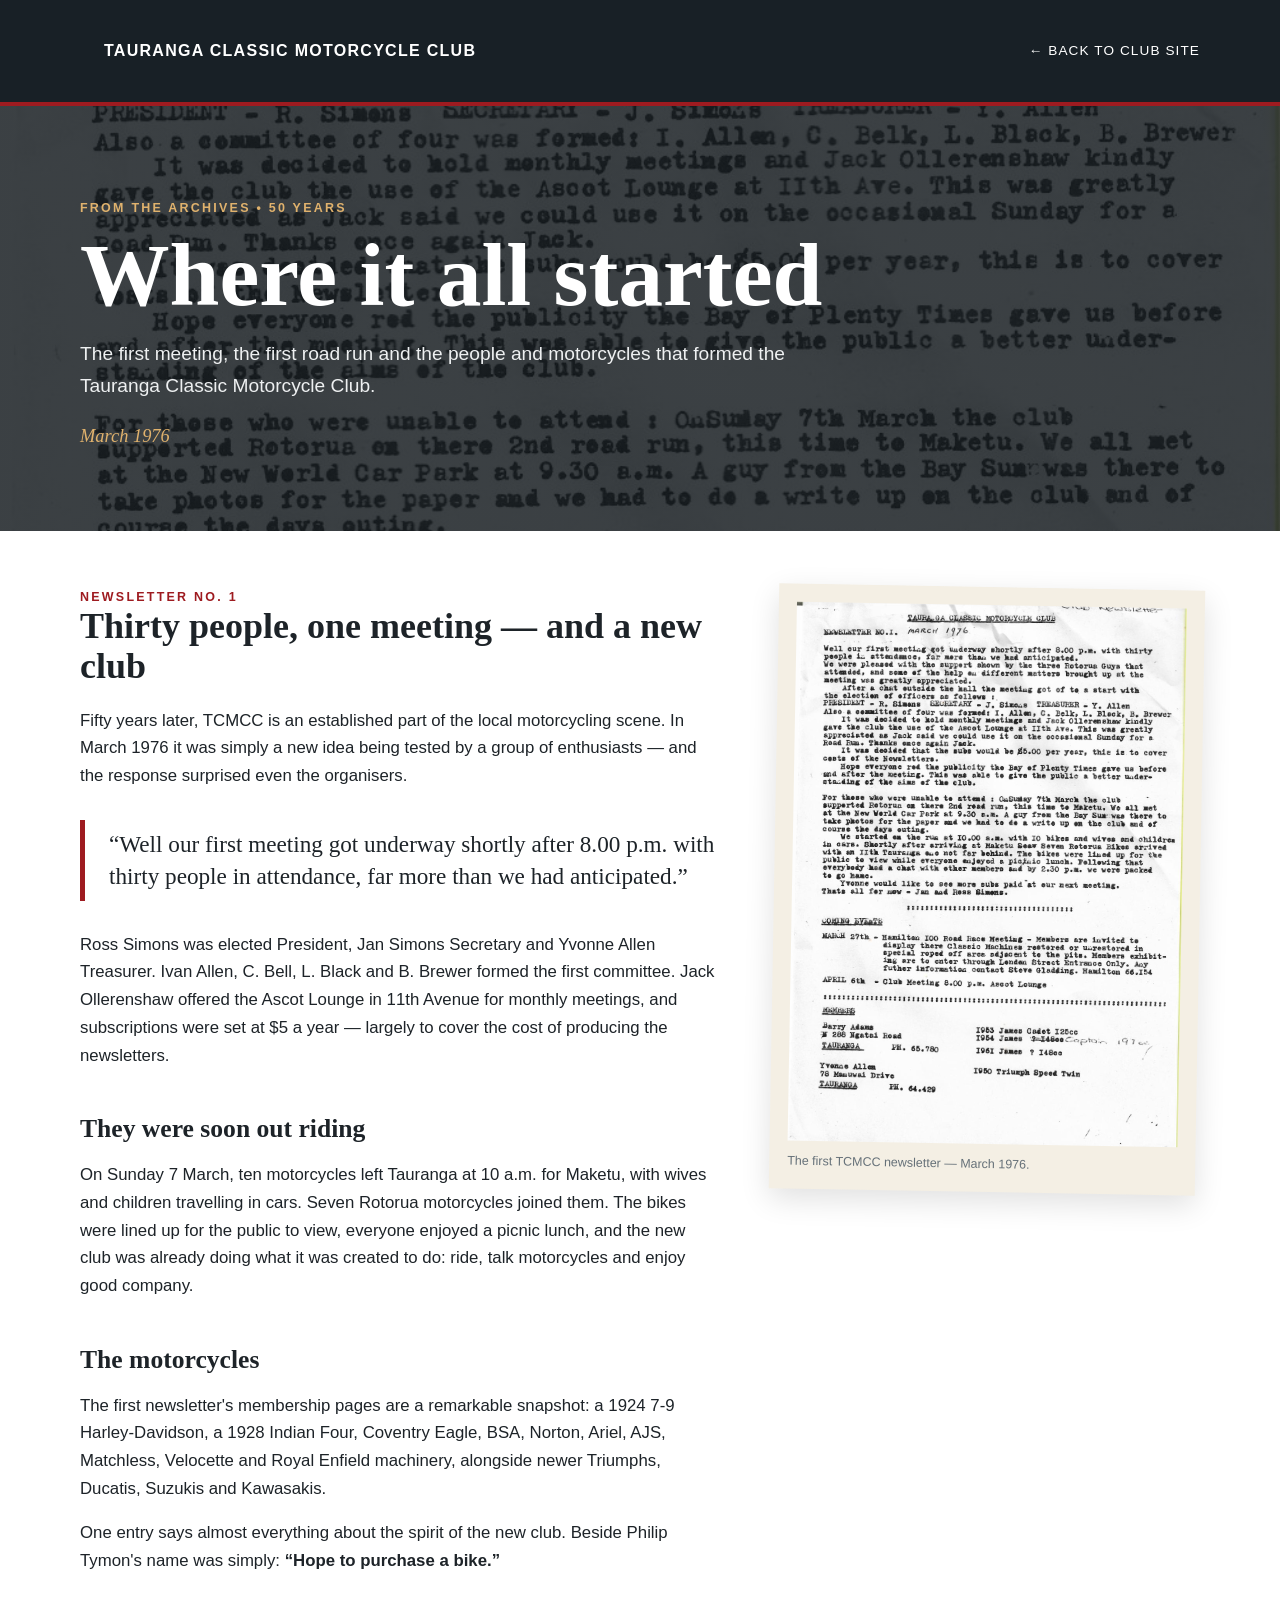
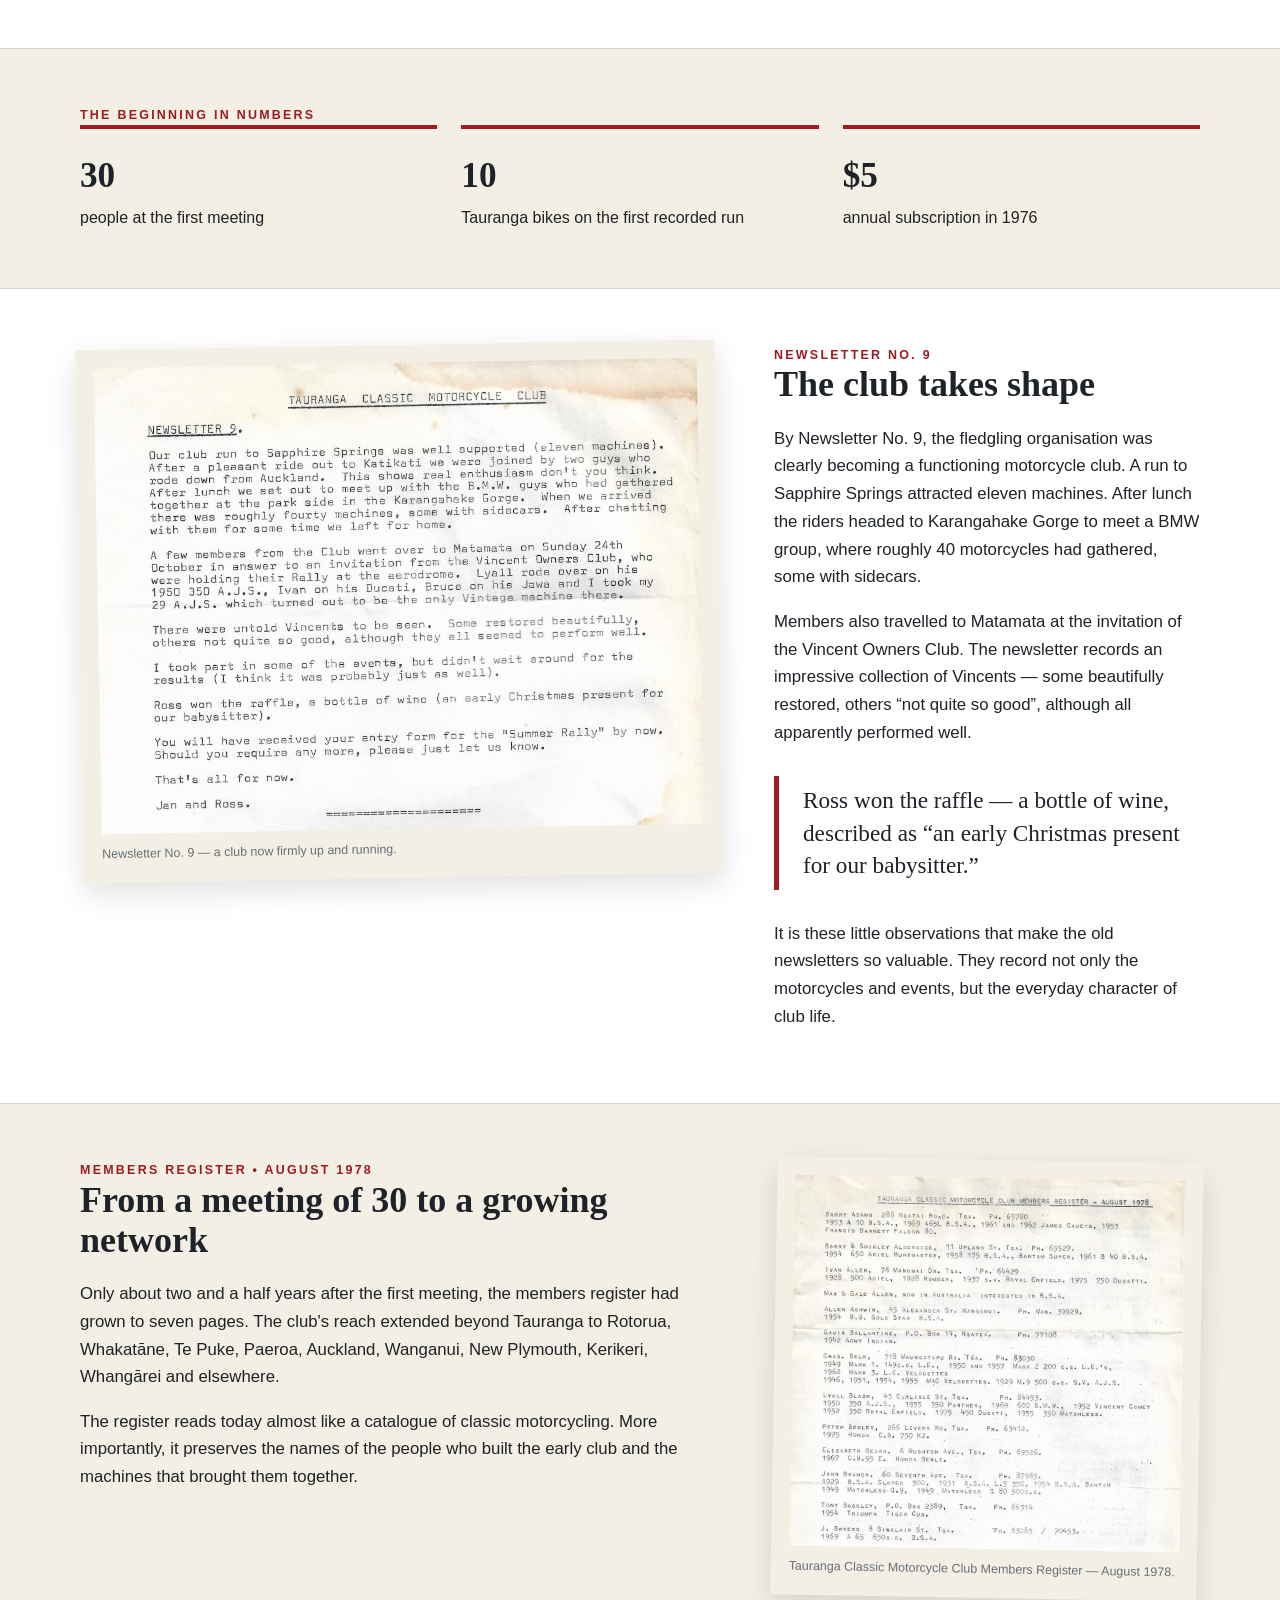
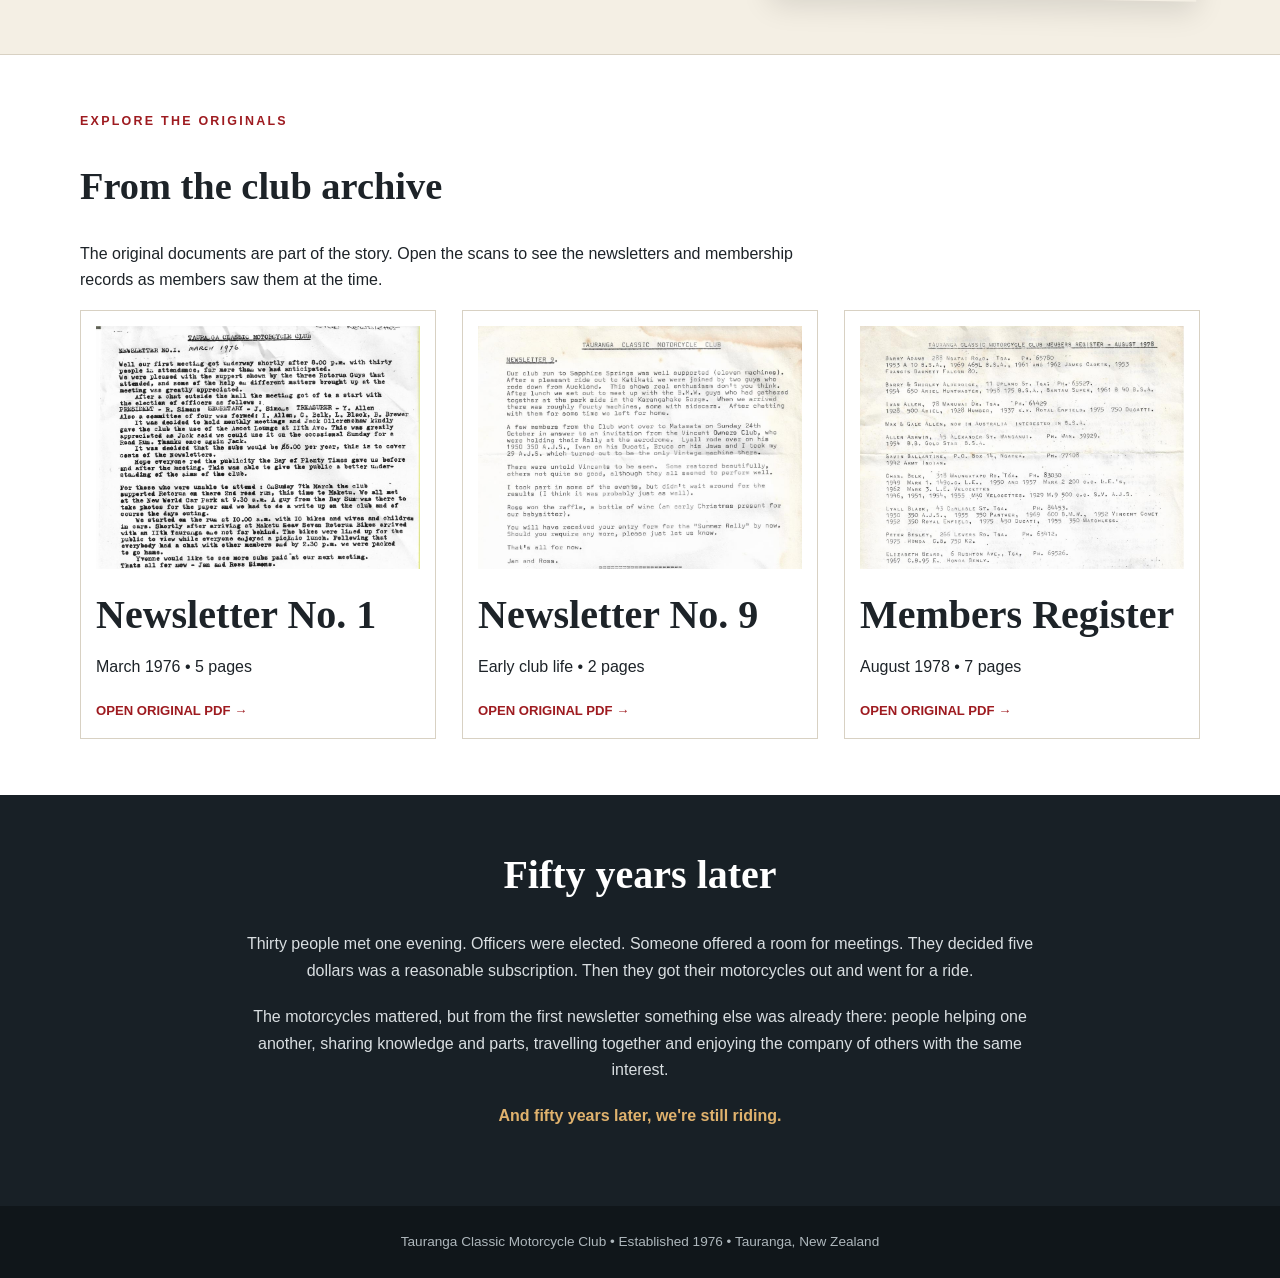
<file: archive-1976.html>
<!doctype html><html lang="en"><head><meta charset="utf-8"><meta name="viewport" content="width=device-width,initial-scale=1"><title>1976 — Where It All Started | TCMCC Archives</title>
<style>
:root{--ink:#1d2328;--muted:#657078;--red:#9e1b20;--paper:#f4efe4;--dark:#182026;--line:#d8d1c3}*{box-sizing:border-box}body{margin:0;font-family:Arial,Helvetica,sans-serif;color:var(--ink);background:#fff;line-height:1.65}a{color:inherit}.wrap{width:min(1120px,92%);margin:auto}.top{background:var(--dark);color:white;padding:18px 0;border-bottom:4px solid var(--red)}.top .wrap{display:flex;justify-content:space-between;align-items:center;gap:20px}.brand{font-weight:800;letter-spacing:.08em}.back{font-size:.85rem;letter-spacing:.08em;text-decoration:none}.hero{background:linear-gradient(rgba(20,26,30,.83),rgba(20,26,30,.83)),url('assets/archive/newsletter1-page1.jpg') center 24%/cover;padding:92px 0 80px;color:#fff}.eyebrow{color:#e0b26d;text-transform:uppercase;letter-spacing:.18em;font-weight:700;font-size:.78rem}.hero h1{font-family:Georgia,serif;font-size:clamp(2.7rem,7vw,5.7rem);line-height:.98;margin:12px 0 18px;max-width:850px}.hero p{font-size:1.2rem;max-width:760px;color:#eef0f1}.date{font-family:Georgia,serif;font-style:italic;color:#e0b26d;font-size:1.15rem}.section{padding:70px 0}.intro{display:grid;grid-template-columns:1.2fr .8fr;gap:55px;align-items:start}.story h2{font-family:Georgia,serif;font-size:2.25rem;line-height:1.1;margin:0 0 20px}.story h3{font-family:Georgia,serif;font-size:1.6rem;margin:45px 0 12px}.story p{font-size:1.05rem}.quote{border-left:5px solid var(--red);padding:8px 0 8px 24px;margin:30px 0;font-family:Georgia,serif;font-size:1.45rem;line-height:1.4}.scan{background:var(--paper);padding:18px;box-shadow:0 10px 30px rgba(0,0,0,.12);transform:rotate(1deg)}.scan img{width:100%;display:block}.caption{font-size:.78rem;color:var(--muted);margin-top:10px}.band{background:var(--paper);border-top:1px solid var(--line);border-bottom:1px solid var(--line)}.milestones{display:grid;grid-template-columns:repeat(3,1fr);gap:24px}.milestone{border-top:4px solid var(--red);padding-top:18px}.milestone b{font-family:Georgia,serif;font-size:2.2rem;display:block}.docs{display:grid;grid-template-columns:repeat(3,1fr);gap:26px}.doc{background:#fff;border:1px solid var(--line);padding:15px;text-decoration:none;transition:.2s}.doc:hover{transform:translateY(-4px);box-shadow:0 12px 28px rgba(0,0,0,.1)}.doc img{width:100%;aspect-ratio:4/3;object-fit:cover;object-position:top}.doc h3{font-family:Georgia,serif;margin:14px 0 5px}.doc span{color:var(--red);font-weight:700;font-size:.82rem}.closing{background:var(--dark);color:white;text-align:center}.closing h2{font-family:Georgia,serif;font-size:2.5rem;margin-top:0}.closing p{max-width:800px;margin:0 auto 20px;color:#d9dee1}.closing strong{color:#e0b26d}footer{background:#10161a;color:#aeb7bc;padding:25px;text-align:center;font-size:.85rem}@media(max-width:760px){.intro,.milestones,.docs{grid-template-columns:1fr}.hero{padding:65px 0}.scan{transform:none}.top .brand{font-size:.8rem}}
</style><link rel="icon" href="favicon.svg"><link rel="stylesheet" href="review.css"></head><body>
<header class="top"><div class="wrap"><div class="brand">TAURANGA CLASSIC MOTORCYCLE CLUB</div><a class="back" href="index.html#from-the-archives">← BACK TO CLUB SITE</a></div></header>
<section class="hero"><div class="wrap"><div class="eyebrow">From the Archives • 50 Years</div><h1 id="beginning">Where it all started</h1><p>The first meeting, the first road run and the people and motorcycles that formed the Tauranga Classic Motorcycle Club.</p><div class="date">March 1976</div></div></section>
<section class="section"><div class="wrap intro"><article class="story"><div class="eyebrow" style="color:var(--red)">Newsletter No. 1</div><h2>Thirty people, one meeting — and a new club</h2><p>Fifty years later, TCMCC is an established part of the local motorcycling scene. In March 1976 it was simply a new idea being tested by a group of enthusiasts — and the response surprised even the organisers.</p><div class="quote">“Well our first meeting got underway shortly after 8.00 p.m. with thirty people in attendance, far more than we had anticipated.”</div><p>Ross Simons was elected President, Jan Simons Secretary and Yvonne Allen Treasurer. Ivan Allen, C. Bell, L. Black and B. Brewer formed the first committee. Jack Ollerenshaw offered the Ascot Lounge in 11th Avenue for monthly meetings, and subscriptions were set at $5 a year — largely to cover the cost of producing the newsletters.</p><h3>They were soon out riding</h3><p>On Sunday 7 March, ten motorcycles left Tauranga at 10 a.m. for Maketu, with wives and children travelling in cars. Seven Rotorua motorcycles joined them. The bikes were lined up for the public to view, everyone enjoyed a picnic lunch, and the new club was already doing what it was created to do: ride, talk motorcycles and enjoy good company.</p><h3>The motorcycles</h3><p>The first newsletter's membership pages are a remarkable snapshot: a 1924 7-9 Harley-Davidson, a 1928 Indian Four, Coventry Eagle, BSA, Norton, Ariel, AJS, Matchless, Velocette and Royal Enfield machinery, alongside newer Triumphs, Ducatis, Suzukis and Kawasakis.</p><p>One entry says almost everything about the spirit of the new club. Beside Philip Tymon's name was simply: <strong>“Hope to purchase a bike.”</strong></p></article><aside><div class="scan"><img src="assets/archive/newsletter1-page1.jpg" alt="First TCMCC newsletter, March 1976"><div class="caption">The first TCMCC newsletter — March 1976.</div></div></aside></div></section>
<section class="section band"><div class="wrap"><div class="eyebrow" style="color:var(--red)">The beginning in numbers</div><div class="milestones"><div class="milestone"><b>30</b>people at the first meeting</div><div class="milestone"><b>10</b>Tauranga bikes on the first recorded run</div><div class="milestone"><b>$5</b>annual subscription in 1976</div></div></div></section>
<section class="section"><div class="wrap intro"><aside><div class="scan" style="transform:rotate(-1deg)"><img src="assets/archive/newsletter9-page1.jpg" alt="TCMCC Newsletter 9"><div class="caption">Newsletter No. 9 — a club now firmly up and running.</div></div></aside><article class="story"><div class="eyebrow" style="color:var(--red)">Newsletter No. 9</div><h2>The club takes shape</h2><p>By Newsletter No. 9, the fledgling organisation was clearly becoming a functioning motorcycle club. A run to Sapphire Springs attracted eleven machines. After lunch the riders headed to Karangahake Gorge to meet a BMW group, where roughly 40 motorcycles had gathered, some with sidecars.</p><p>Members also travelled to Matamata at the invitation of the Vincent Owners Club. The newsletter records an impressive collection of Vincents — some beautifully restored, others “not quite so good”, although all apparently performed well.</p><div class="quote">Ross won the raffle — a bottle of wine, described as “an early Christmas present for our babysitter.”</div><p>It is these little observations that make the old newsletters so valuable. They record not only the motorcycles and events, but the everyday character of club life.</p></article></div></section>
<section class="section band"><div class="wrap intro"><article class="story"><div class="eyebrow" style="color:var(--red)">Members Register • August 1978</div><h2>From a meeting of 30 to a growing network</h2><p>Only about two and a half years after the first meeting, the members register had grown to seven pages. The club's reach extended beyond Tauranga to Rotorua, Whakatāne, Te Puke, Paeroa, Auckland, Wanganui, New Plymouth, Kerikeri, Whangārei and elsewhere.</p><p>The register reads today almost like a catalogue of classic motorcycling. More importantly, it preserves the names of the people who built the early club and the machines that brought them together.</p></article><aside><div class="scan"><img src="assets/archive/members1978-page1.jpg" alt="TCMCC Members Register August 1978"><div class="caption">Tauranga Classic Motorcycle Club Members Register — August 1978.</div></div></aside></div></section>
<section class="section"><div class="wrap"><div class="eyebrow" style="color:var(--red)">Explore the originals</div><h2 id="documents" style="font-family:Georgia,serif;font-size:2.4rem">From the club archive</h2><p style="max-width:760px">The original documents are part of the story. Open the scans to see the newsletters and membership records as members saw them at the time.</p><div class="docs"><a class="doc" href="1 March1976.pdf" target="_blank"><img src="assets/archive/newsletter1-page1.jpg" alt="Newsletter 1"><h3>Newsletter No. 1</h3><p>March 1976 • 5 pages</p><span>OPEN ORIGINAL PDF →</span></a><a class="doc" href="9 Newsletter.pdf" target="_blank"><img src="assets/archive/newsletter9-page1.jpg" alt="Newsletter 9"><h3>Newsletter No. 9</h3><p>Early club life • 2 pages</p><span>OPEN ORIGINAL PDF →</span></a><a class="doc" href="TCMCC Members List 1978.pdf" target="_blank"><img src="assets/archive/members1978-page1.jpg" alt="1978 members register"><h3>Members Register</h3><p>August 1978 • 7 pages</p><span>OPEN ORIGINAL PDF →</span></a></div></div></section>
<section class="section closing"><div class="wrap"><h2>Fifty years later</h2><p>Thirty people met one evening. Officers were elected. Someone offered a room for meetings. They decided five dollars was a reasonable subscription. Then they got their motorcycles out and went for a ride.</p><p>The motorcycles mattered, but from the first newsletter something else was already there: people helping one another, sharing knowledge and parts, travelling together and enjoying the company of others with the same interest.</p><p><strong>And fifty years later, we're still riding.</strong></p></div></section><footer>Tauranga Classic Motorcycle Club • Established 1976 • Tauranga, New Zealand</footer><!-- Cloudflare Web Analytics --><script type='module' src='https://static.cloudflareinsights.com/beacon.min.js' data-cf-beacon='{"token": "c2d37992320c47ce91a7feba4fa3faa6"}'></script><!-- End Cloudflare Web Analytics -->
</body></html>
</file>
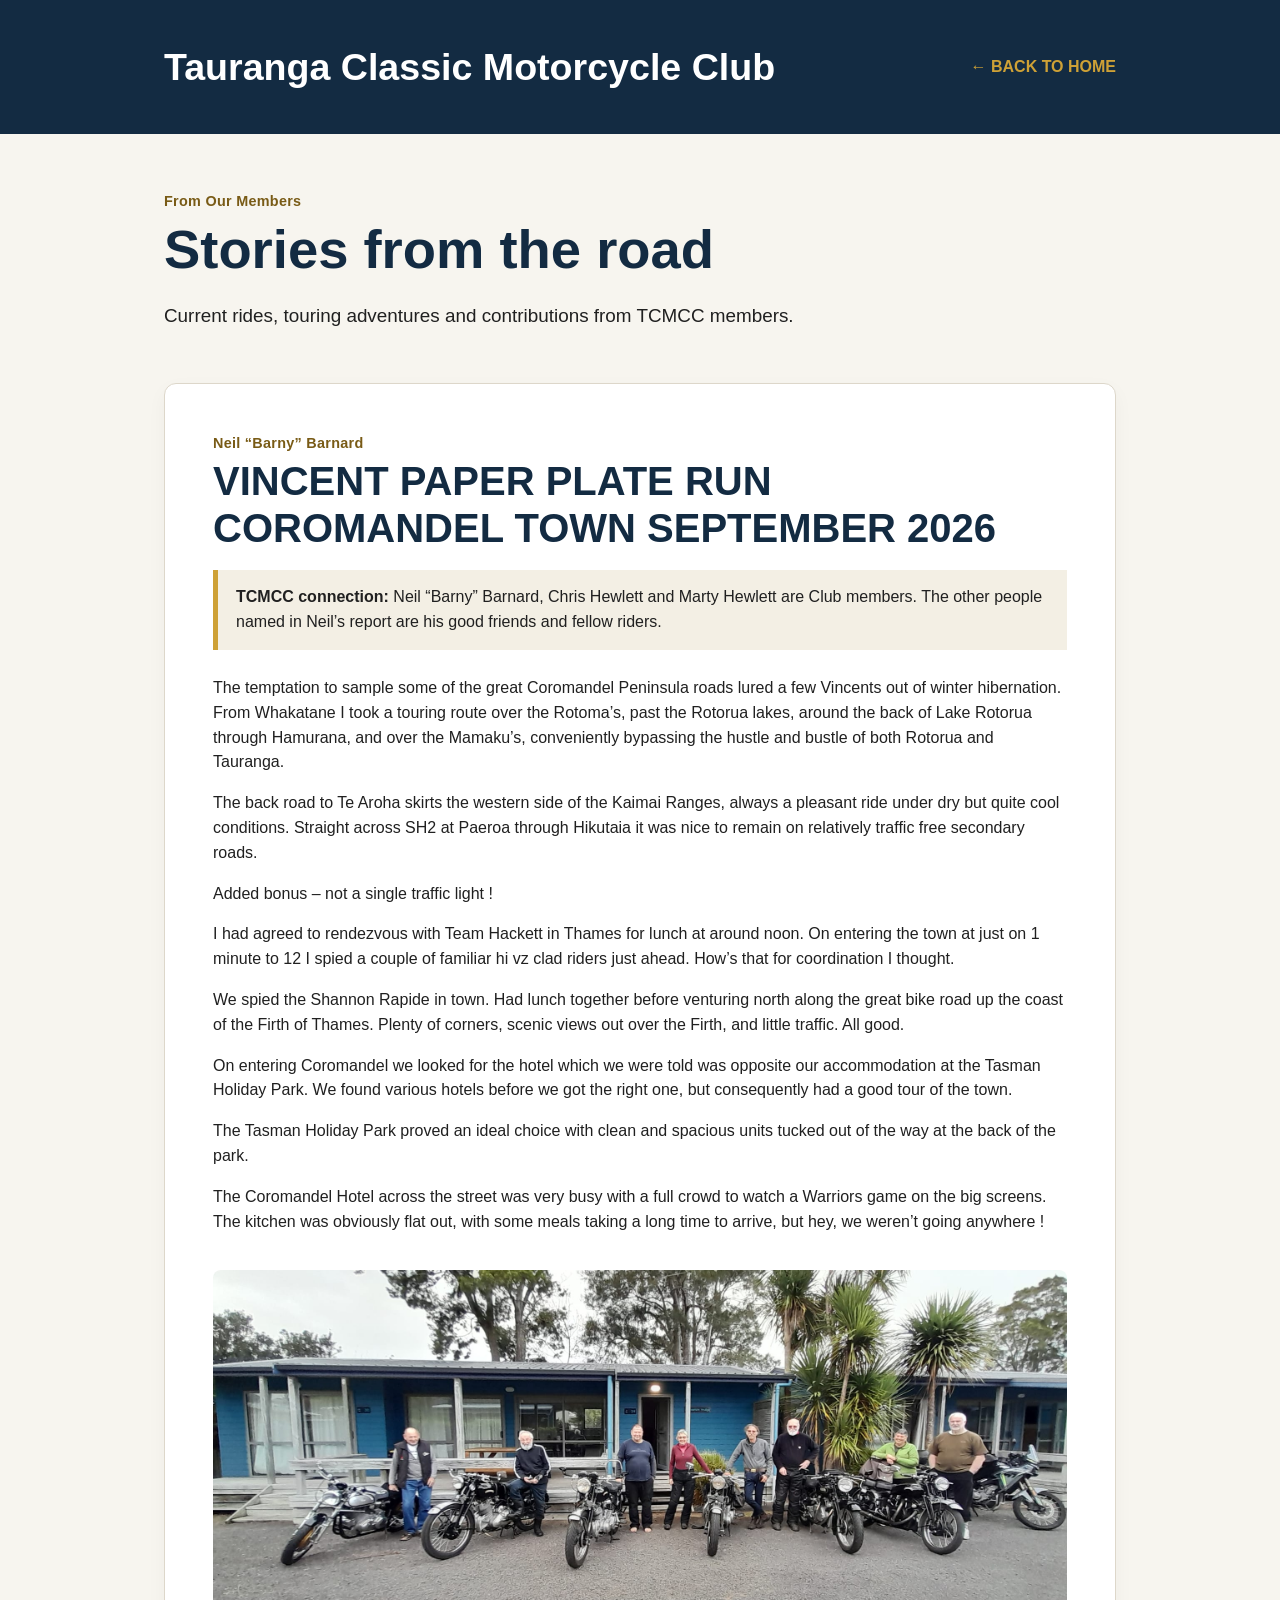
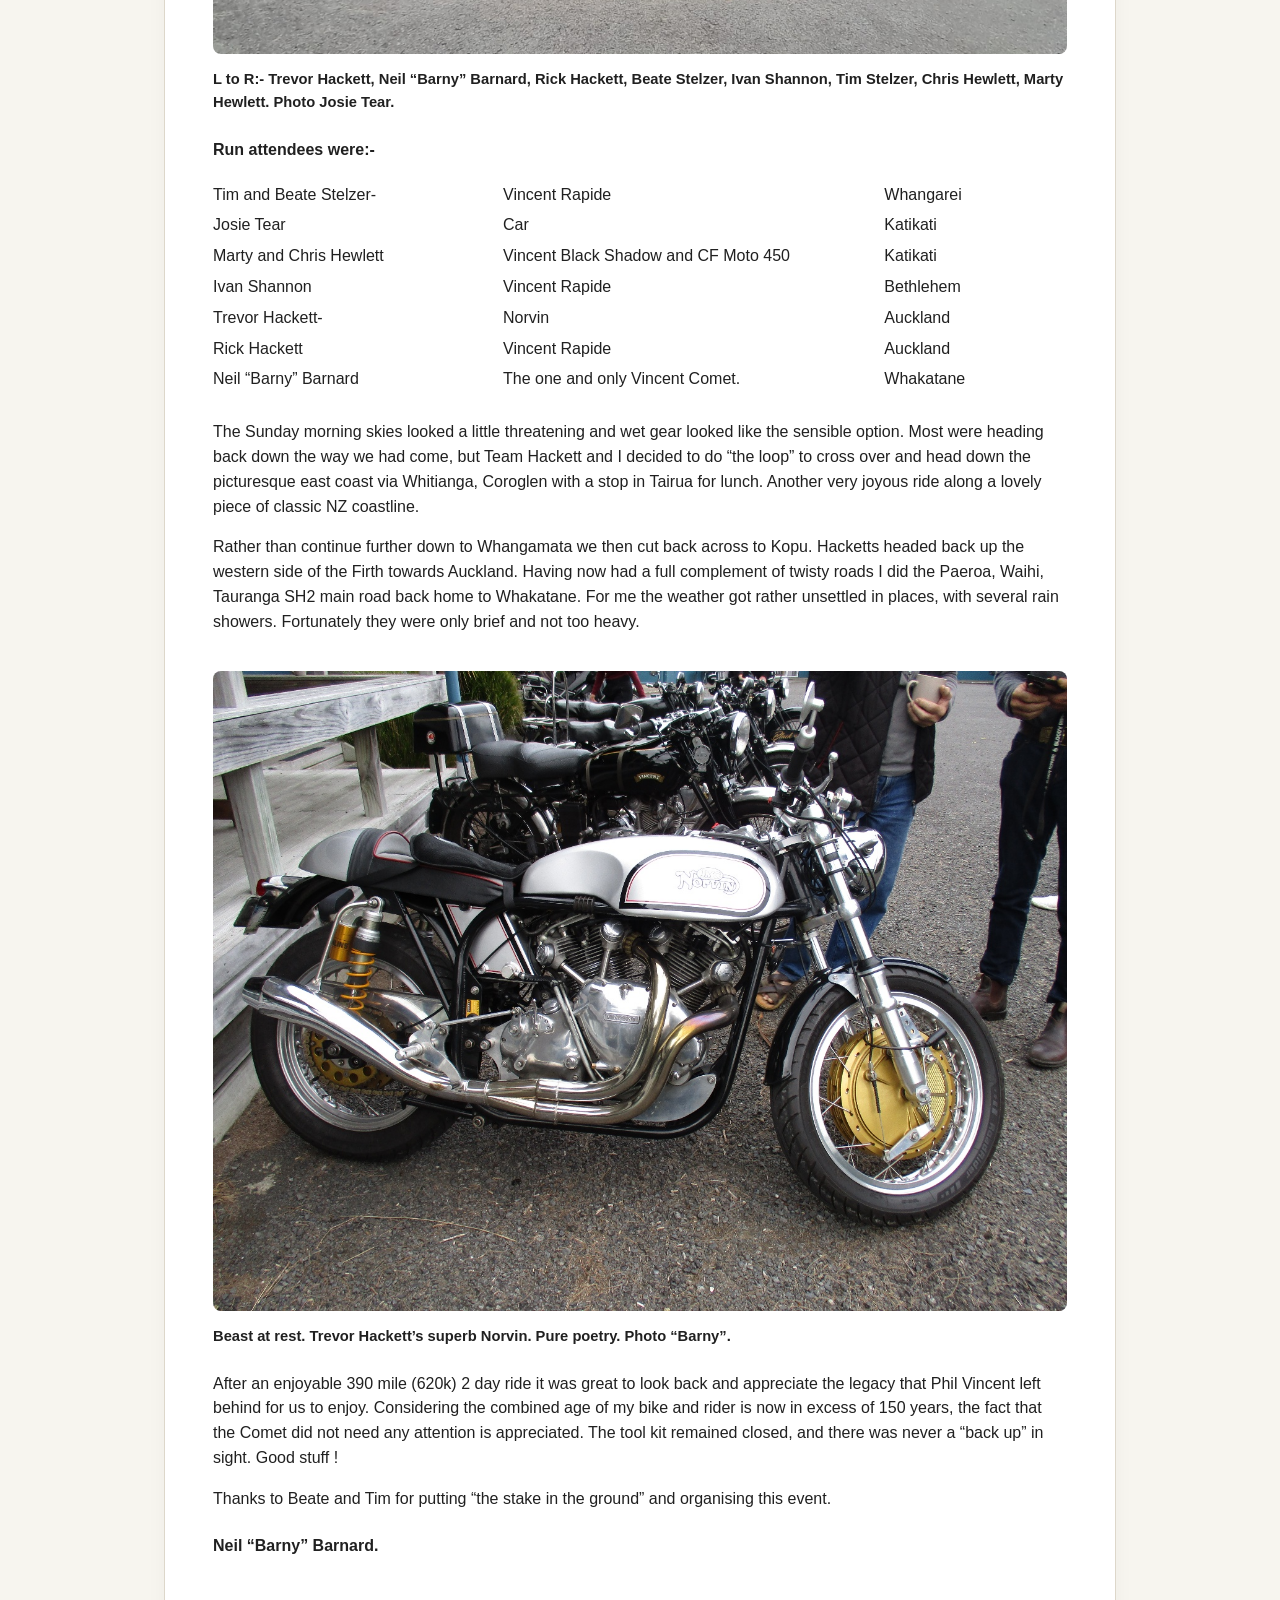
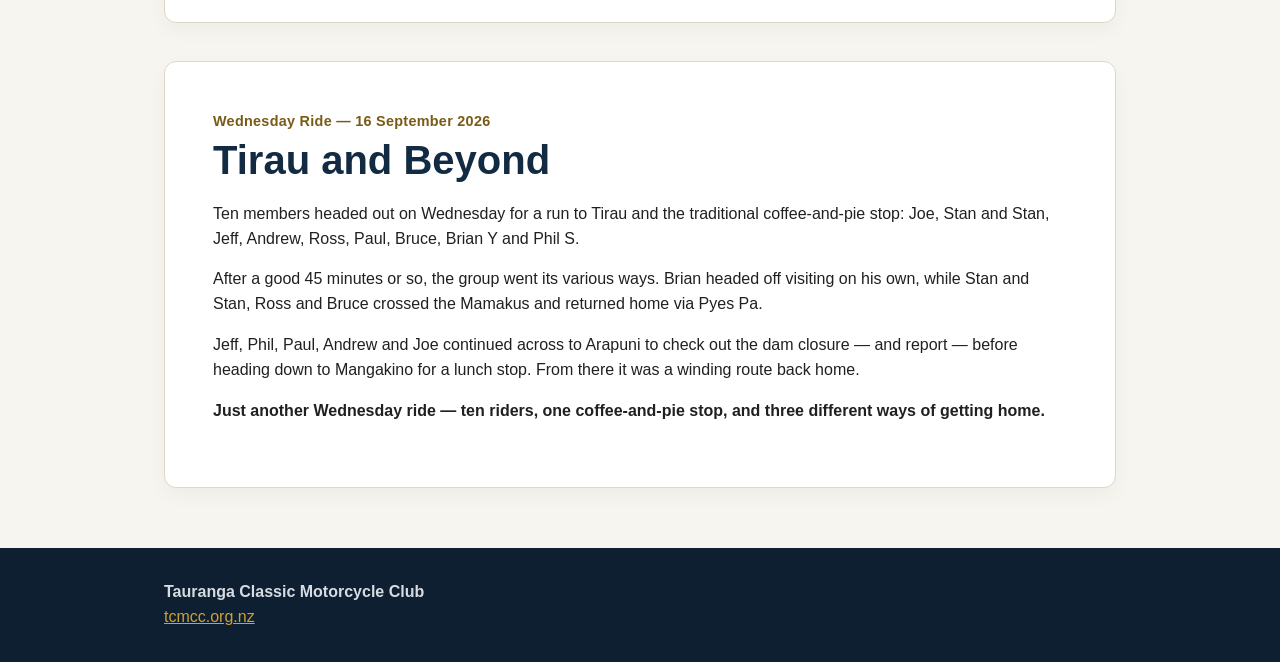
<file: from-our-members.html>
<!DOCTYPE html>
<html lang="en">
<head>
<meta charset="utf-8"><meta name="viewport" content="width=device-width,initial-scale=1">
<title>From Our Members | Tauranga Classic Motorcycle Club</title>
<meta name="description" content="Current stories, rides and touring reports from members of the Tauranga Classic Motorcycle Club.">
<style>
:root{--navy:#132b42;--navy2:#0d1f30;--gold:#cea136;--cream:#f7f5ef;--ink:#202020;--line:#ddd7ca}*{box-sizing:border-box}html{scroll-behavior:smooth}body{margin:0;font-family:Arial,Helvetica,sans-serif;color:var(--ink);background:var(--cream);line-height:1.55}.wrap{max-width:1000px;margin:auto;padding:0 24px}header{background:var(--navy);color:#fff;padding:26px 0}.brand{display:flex;justify-content:space-between;align-items:center;gap:20px}.brand h1{font-size:clamp(1.6rem,4vw,2.6rem);margin:0}.brand a{color:var(--gold);font-weight:800;text-decoration:none}.intro{padding:56px 0 34px}.kicker{color:var(--gold);font-weight:800;letter-spacing:.08em;text-transform:uppercase;font-size:.9rem}h2{color:var(--navy);font-size:clamp(2rem,5vw,3.4rem);line-height:1.05;margin:.3rem 0 1rem}.lead{font-size:1.18rem}.story{background:#fff;border:1px solid var(--line);border-radius:12px;padding:clamp(22px,5vw,48px);margin:0 0 38px;box-shadow:0 7px 20px rgba(0,0,0,.04)}.story h3{color:var(--navy);font-size:clamp(1.7rem,4vw,2.5rem);margin:.25rem 0 18px}.story img{width:100%;height:auto;border-radius:8px;margin:20px 0 6px}.caption{font-size:.92rem;font-weight:700;margin:0 0 24px}.attendees{display:grid;grid-template-columns:1.2fr 1.6fr .8fr;gap:6px 16px;margin:20px 0 28px}.note{background:#f3efe4;border-left:5px solid var(--gold);padding:15px 18px;margin:18px 0 26px}.signature{font-weight:800;margin-top:22px}footer{background:var(--navy2);color:#d6dce1;padding:32px 0;margin-top:60px}footer a{color:var(--gold)}@media(max-width:650px){.attendees{grid-template-columns:1fr}.brand{align-items:flex-start;flex-direction:column}}
</style>
<link rel="icon" href="favicon.svg"><link rel="stylesheet" href="review.css"></head><body>
<header><div class="wrap brand"><h1>Tauranga Classic Motorcycle Club</h1><a href="index.html#from-our-members">← BACK TO HOME</a></div></header>
<main>
<section class="intro"><div class="wrap"><div class="kicker">From Our Members</div><h2>Stories from the road</h2><p class="lead">Current rides, touring adventures and contributions from TCMCC members.</p></div></section>
<div class="wrap">
<article class="story" id="vincent">
<div class="kicker">Neil “Barny” Barnard</div><h3>VINCENT PAPER PLATE RUN<br>COROMANDEL TOWN SEPTEMBER 2026</h3>
<div class="note"><strong>TCMCC connection:</strong> Neil “Barny” Barnard, Chris Hewlett and Marty Hewlett are Club members. The other people named in Neil’s report are his good friends and fellow riders.</div>
<p>The temptation to sample some of the great Coromandel Peninsula roads lured a few Vincents out of winter hibernation. From Whakatane I took a touring route over the Rotoma’s, past the Rotorua lakes, around the back of Lake Rotorua through Hamurana, and over the Mamaku’s, conveniently bypassing the hustle and bustle of both Rotorua and Tauranga.</p>
<p>The back road to Te Aroha skirts the western side of the Kaimai Ranges, always a pleasant ride under dry but quite cool conditions. Straight across SH2 at Paeroa through Hikutaia it was nice to remain on relatively traffic free secondary roads.</p>
<p>Added bonus – not a single traffic light !</p>
<p>I had agreed to rendezvous with Team Hackett in Thames for lunch at around noon. On entering the town at just on 1 minute to 12 I spied a couple of familiar hi vz clad riders just ahead. How’s that for coordination I thought.</p>
<p>We spied the Shannon Rapide in town. Had lunch together before venturing north along the great bike road up the coast of the Firth of Thames. Plenty of corners, scenic views out over the Firth, and little traffic. All good.</p>
<p>On entering Coromandel we looked for the hotel which we were told was opposite our accommodation at the Tasman Holiday Park. We found various hotels before we got the right one, but consequently had a good tour of the town.</p>
<p>The Tasman Holiday Park proved an ideal choice with clean and spacious units tucked out of the way at the back of the park.</p>
<p>The Coromandel Hotel across the street was very busy with a full crowd to watch a Warriors game on the big screens. The kitchen was obviously flat out, with some meals taking a long time to arrive, but hey, we weren’t going anywhere !</p>
<img src="assets/member-stories/vincent-paper-plate-group.jpeg" alt="Vincent Paper Plate Run group at Coromandel Town">
<p class="caption">L to R:- Trevor Hackett, Neil “Barny” Barnard, Rick Hackett, Beate Stelzer, Ivan Shannon, Tim Stelzer, Chris Hewlett, Marty Hewlett. Photo Josie Tear.</p>
<p><strong>Run attendees were:-</strong></p>
<div class="attendees"><span>Tim and Beate Stelzer-</span><span>Vincent Rapide</span><span>Whangarei</span><span>Josie Tear</span><span>Car</span><span>Katikati</span><span>Marty and Chris Hewlett</span><span>Vincent Black Shadow and CF Moto 450</span><span>Katikati</span><span>Ivan Shannon</span><span>Vincent Rapide</span><span>Bethlehem</span><span>Trevor Hackett-</span><span>Norvin</span><span>Auckland</span><span>Rick Hackett</span><span>Vincent Rapide</span><span>Auckland</span><span>Neil “Barny” Barnard</span><span>The one and only Vincent Comet.</span><span>Whakatane</span></div>
<p>The Sunday morning skies looked a little threatening and wet gear looked like the sensible option. Most were heading back down the way we had come, but Team Hackett and I decided to do “the loop” to cross over and head down the picturesque east coast via Whitianga, Coroglen with a stop in Tairua for lunch. Another very joyous ride along a lovely piece of classic NZ coastline.</p>
<p>Rather than continue further down to Whangamata we then cut back across to Kopu. Hacketts headed back up the western side of the Firth towards Auckland. Having now had a full complement of twisty roads I did the Paeroa, Waihi, Tauranga SH2 main road back home to Whakatane. For me the weather got rather unsettled in places, with several rain showers. Fortunately they were only brief and not too heavy.</p>
<img src="assets/member-stories/trevor-hackett-norvin.jpeg" alt="Trevor Hackett's Norvin">
<p class="caption">Beast at rest. Trevor Hackett’s superb Norvin. Pure poetry. Photo “Barny”.</p>
<p>After an enjoyable 390 mile (620k) 2 day ride it was great to look back and appreciate the legacy that Phil Vincent left behind for us to enjoy. Considering the combined age of my bike and rider is now in excess of 150 years, the fact that the Comet did not need any attention is appreciated. The tool kit remained closed, and there was never a “back up” in sight. Good stuff !</p>
<p>Thanks to Beate and Tim for putting “the stake in the ground” and organising this event.</p><p class="signature">Neil “Barny” Barnard.</p>
</article>
<article class="story" id="wednesday-ride"><div class="kicker">Wednesday Ride — 16 September 2026</div><h3>Tirau and Beyond</h3>
<p>Ten members headed out on Wednesday for a run to Tirau and the traditional coffee-and-pie stop: Joe, Stan and Stan, Jeff, Andrew, Ross, Paul, Bruce, Brian Y and Phil S.</p>
<p>After a good 45 minutes or so, the group went its various ways. Brian headed off visiting on his own, while Stan and Stan, Ross and Bruce crossed the Mamakus and returned home via Pyes Pa.</p>
<p>Jeff, Phil, Paul, Andrew and Joe continued across to Arapuni to check out the dam closure — and report — before heading down to Mangakino for a lunch stop. From there it was a winding route back home.</p>
<p><strong>Just another Wednesday ride — ten riders, one coffee-and-pie stop, and three different ways of getting home.</strong></p>
</article>
</div></main><footer><div class="wrap"><strong>Tauranga Classic Motorcycle Club</strong><br><a href="index.html">tcmcc.org.nz</a></div></footer><!-- Cloudflare Web Analytics --><script type='module' src='https://static.cloudflareinsights.com/beacon.min.js' data-cf-beacon='{"token": "c2d37992320c47ce91a7feba4fa3faa6"}'></script><!-- End Cloudflare Web Analytics -->
</body></html>
</file>
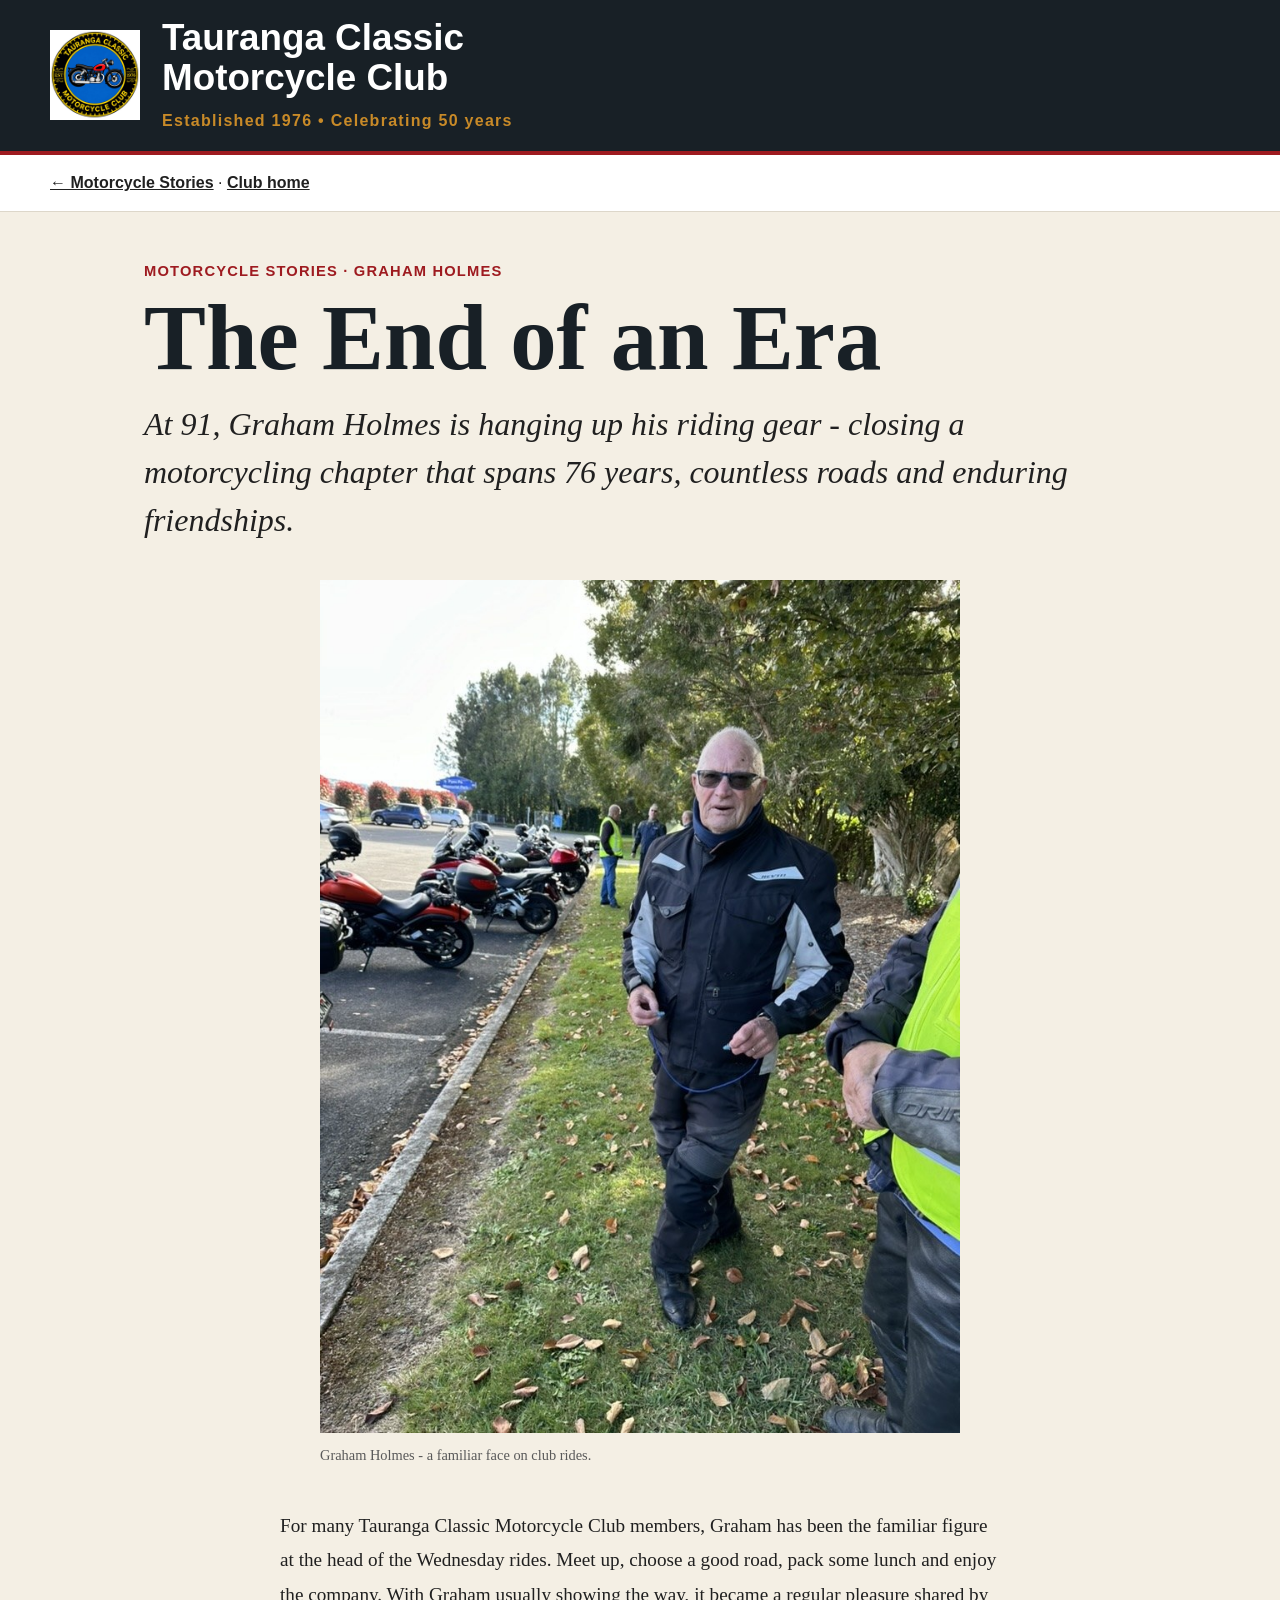
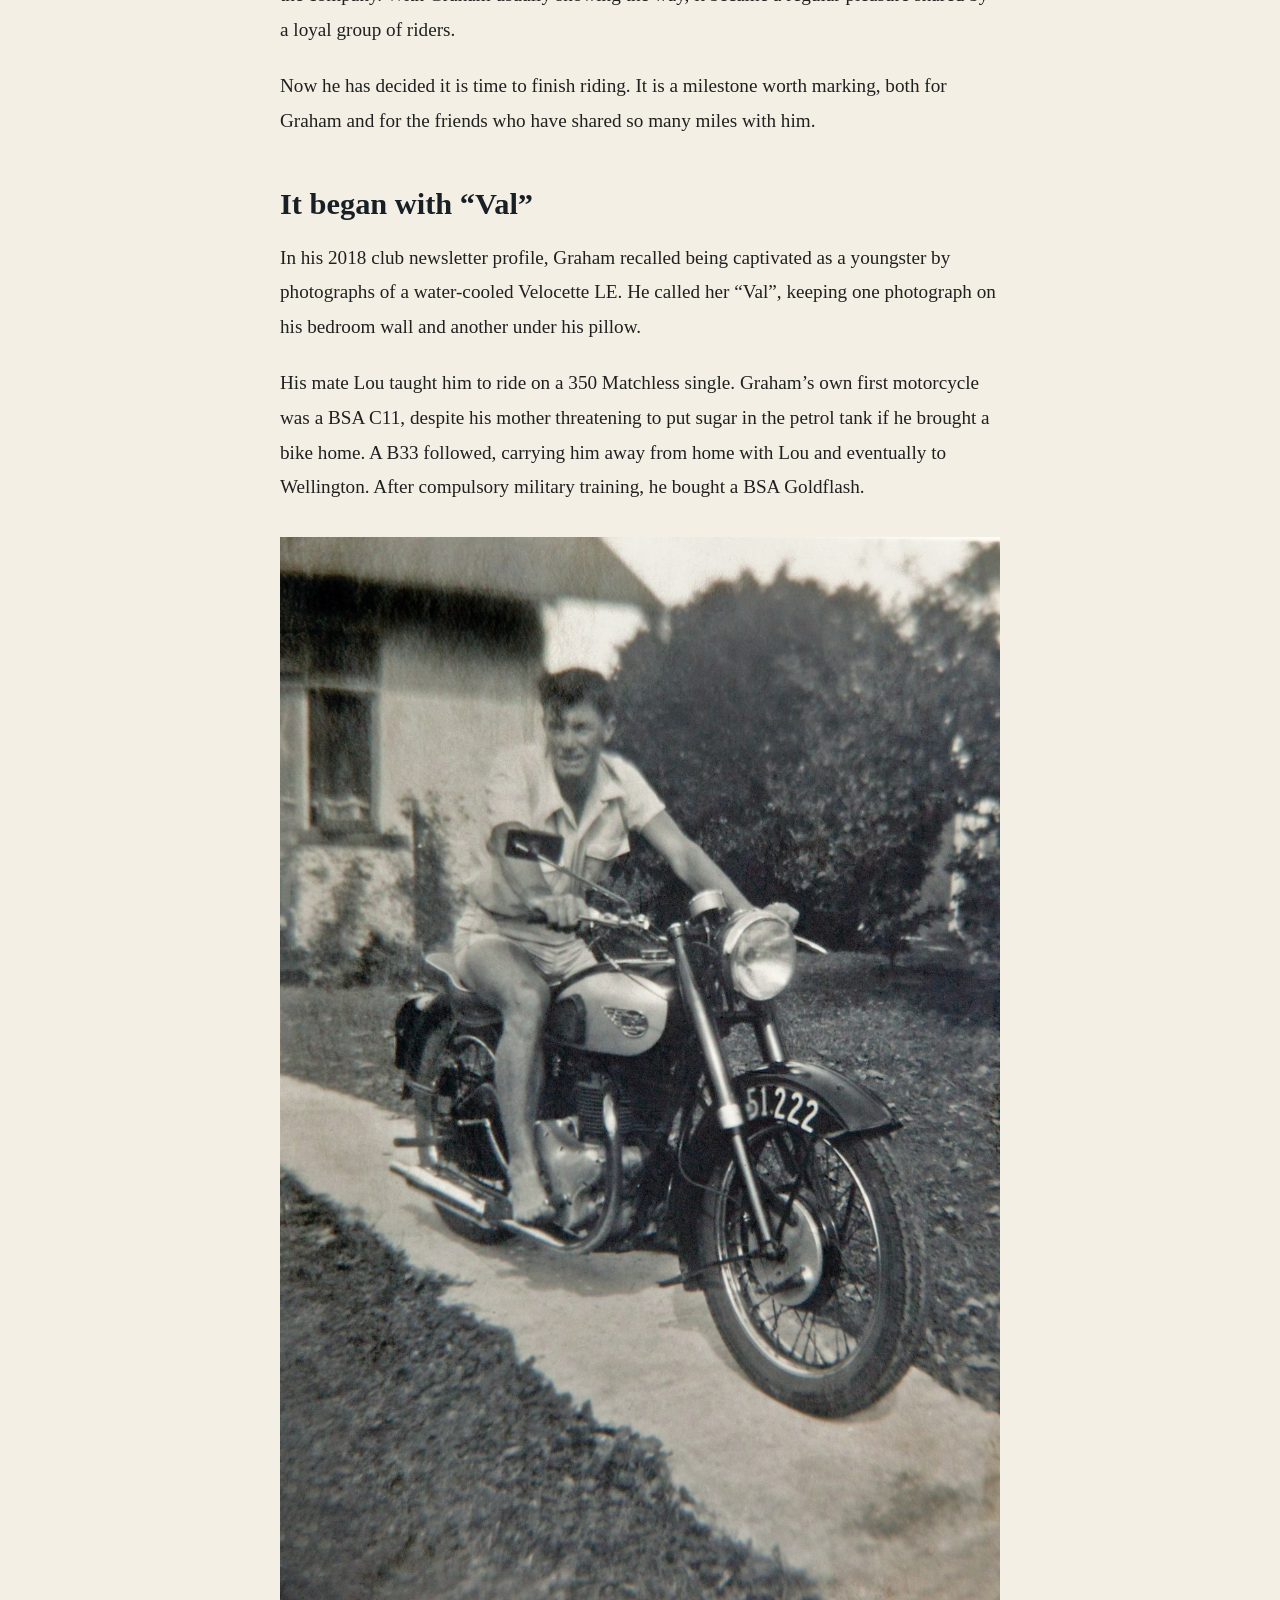
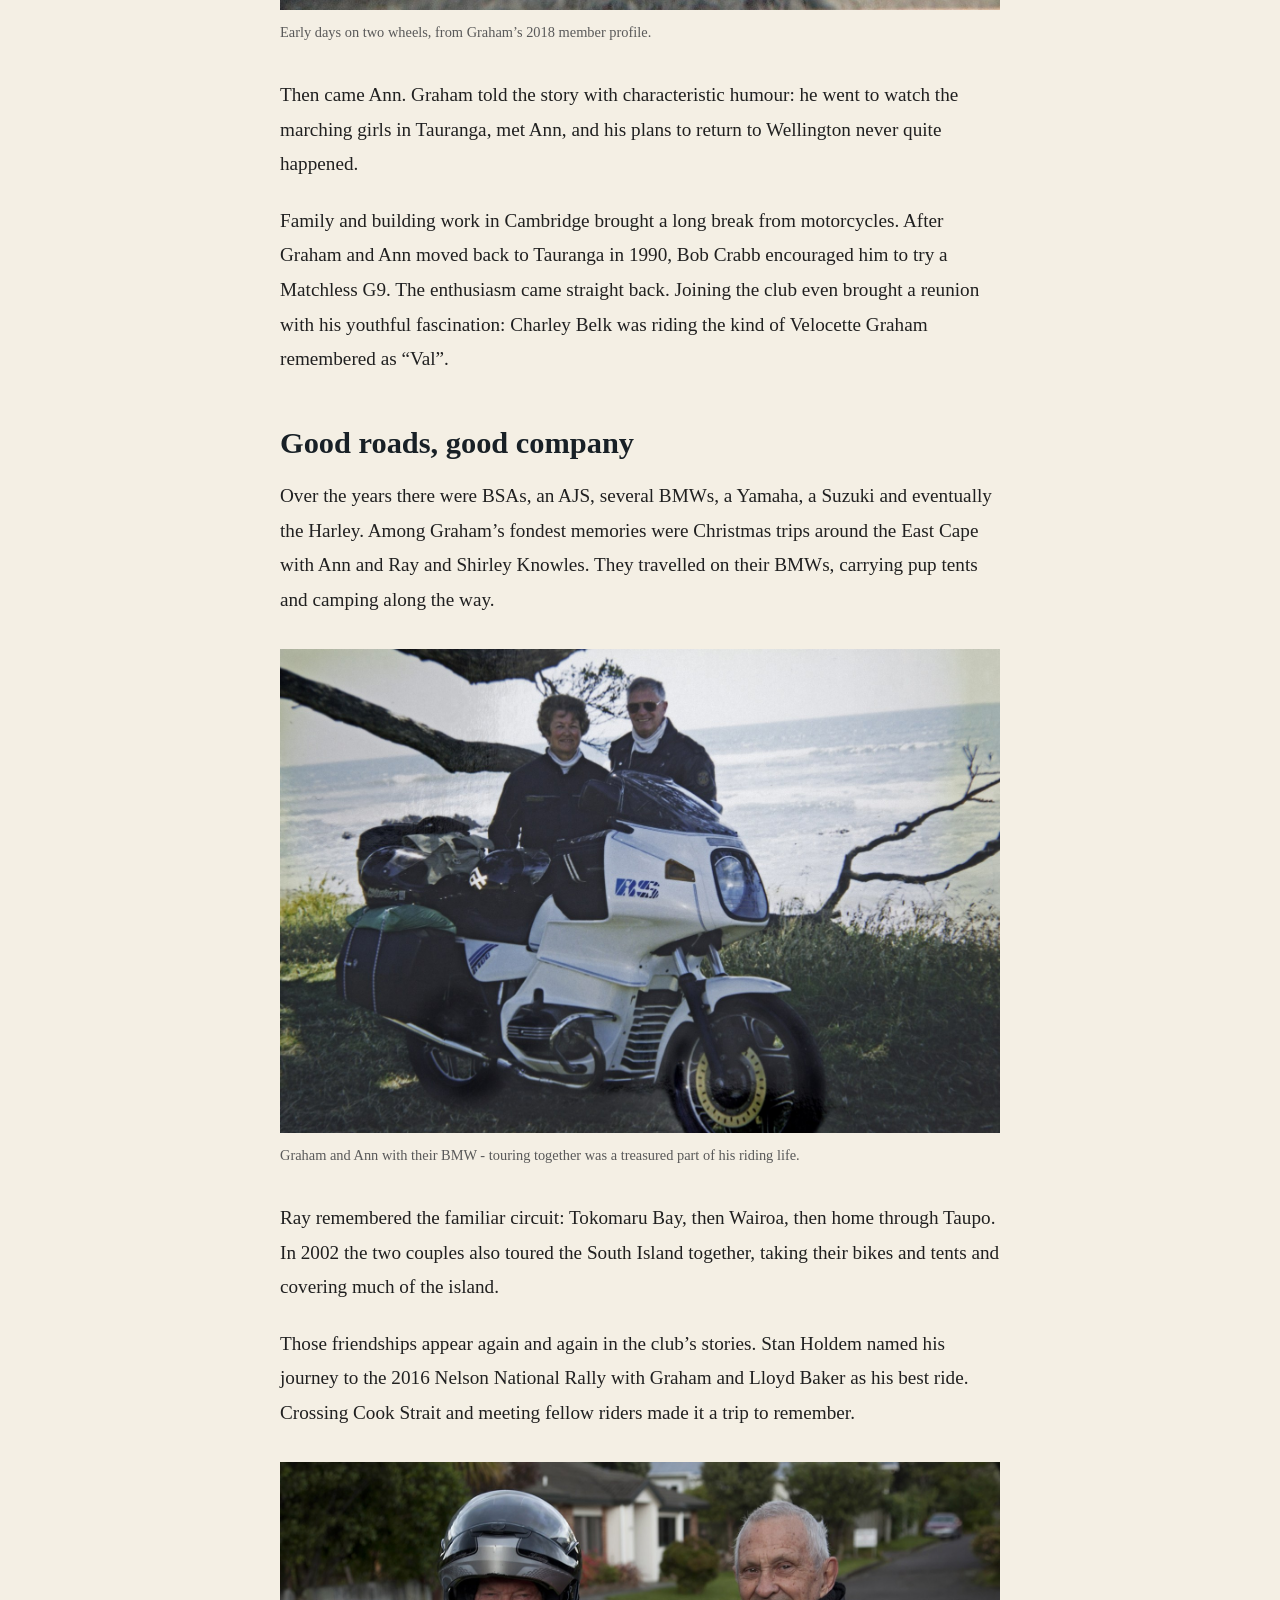
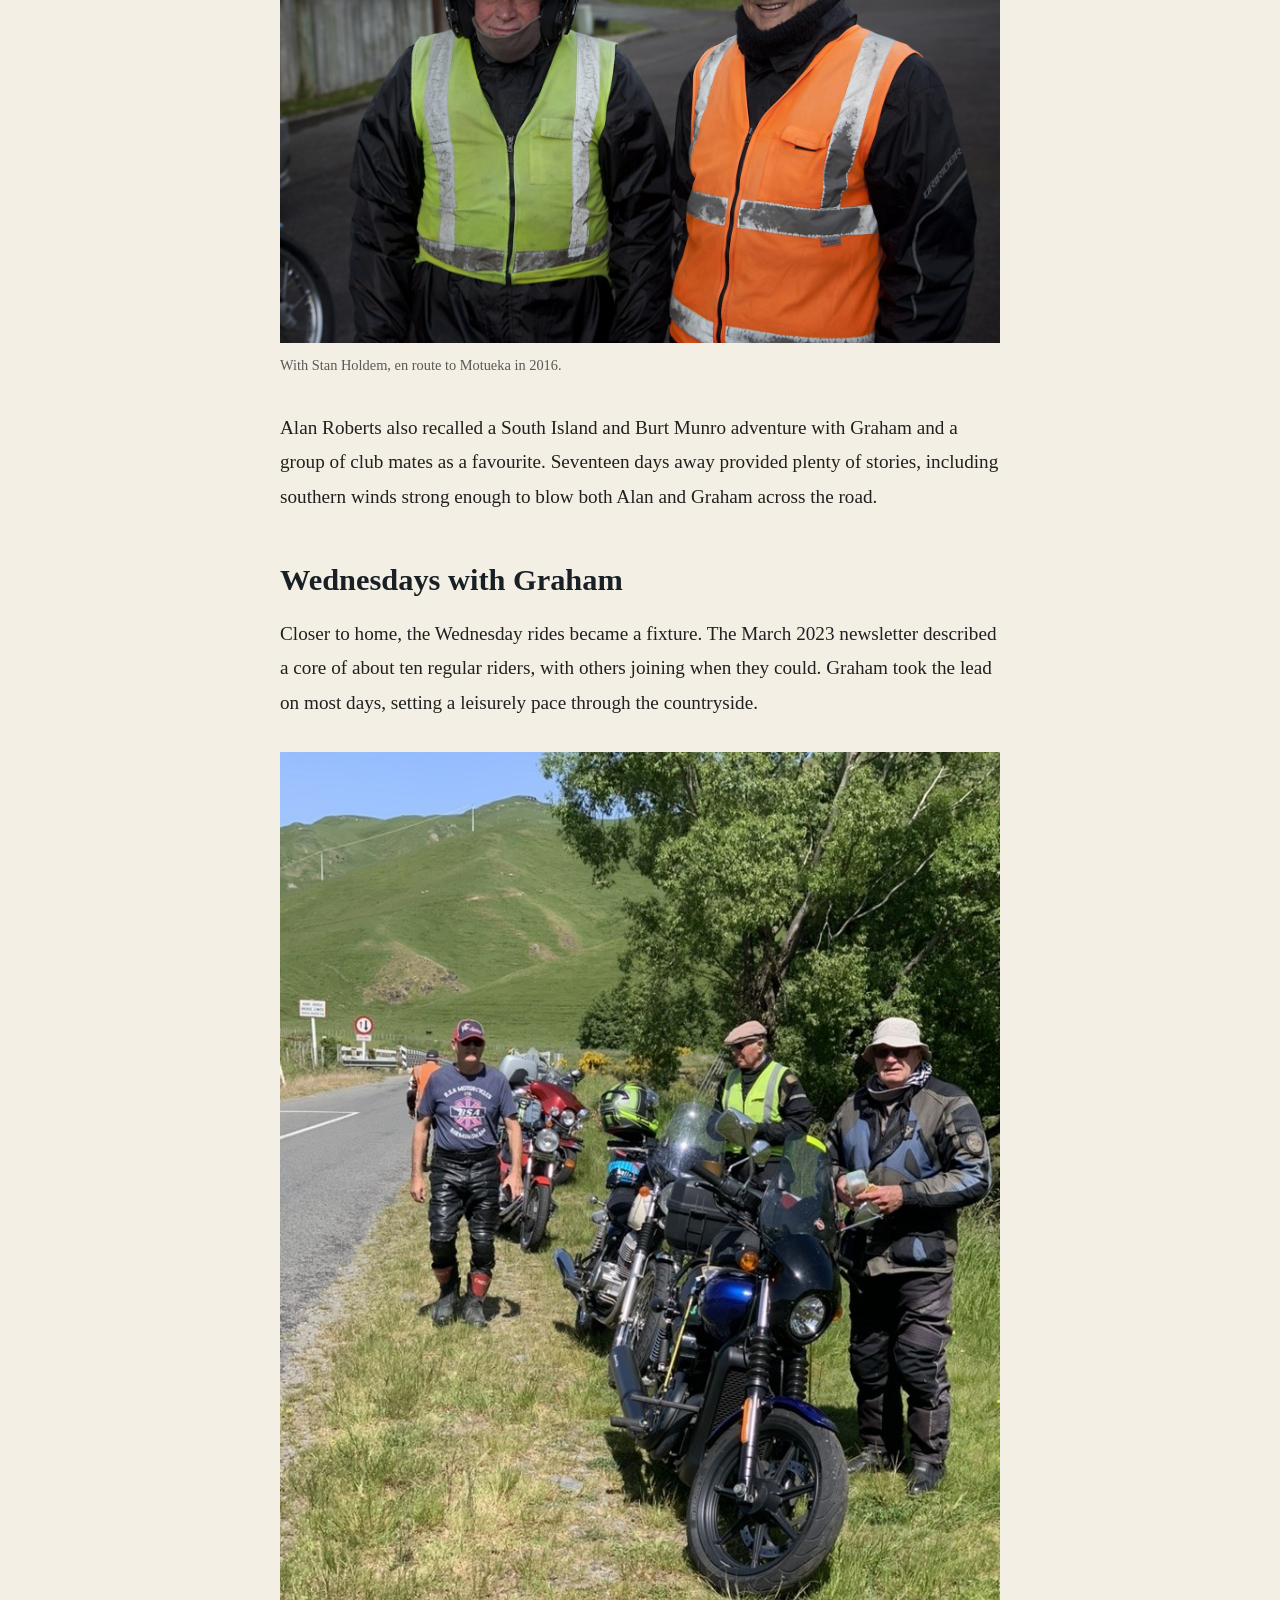
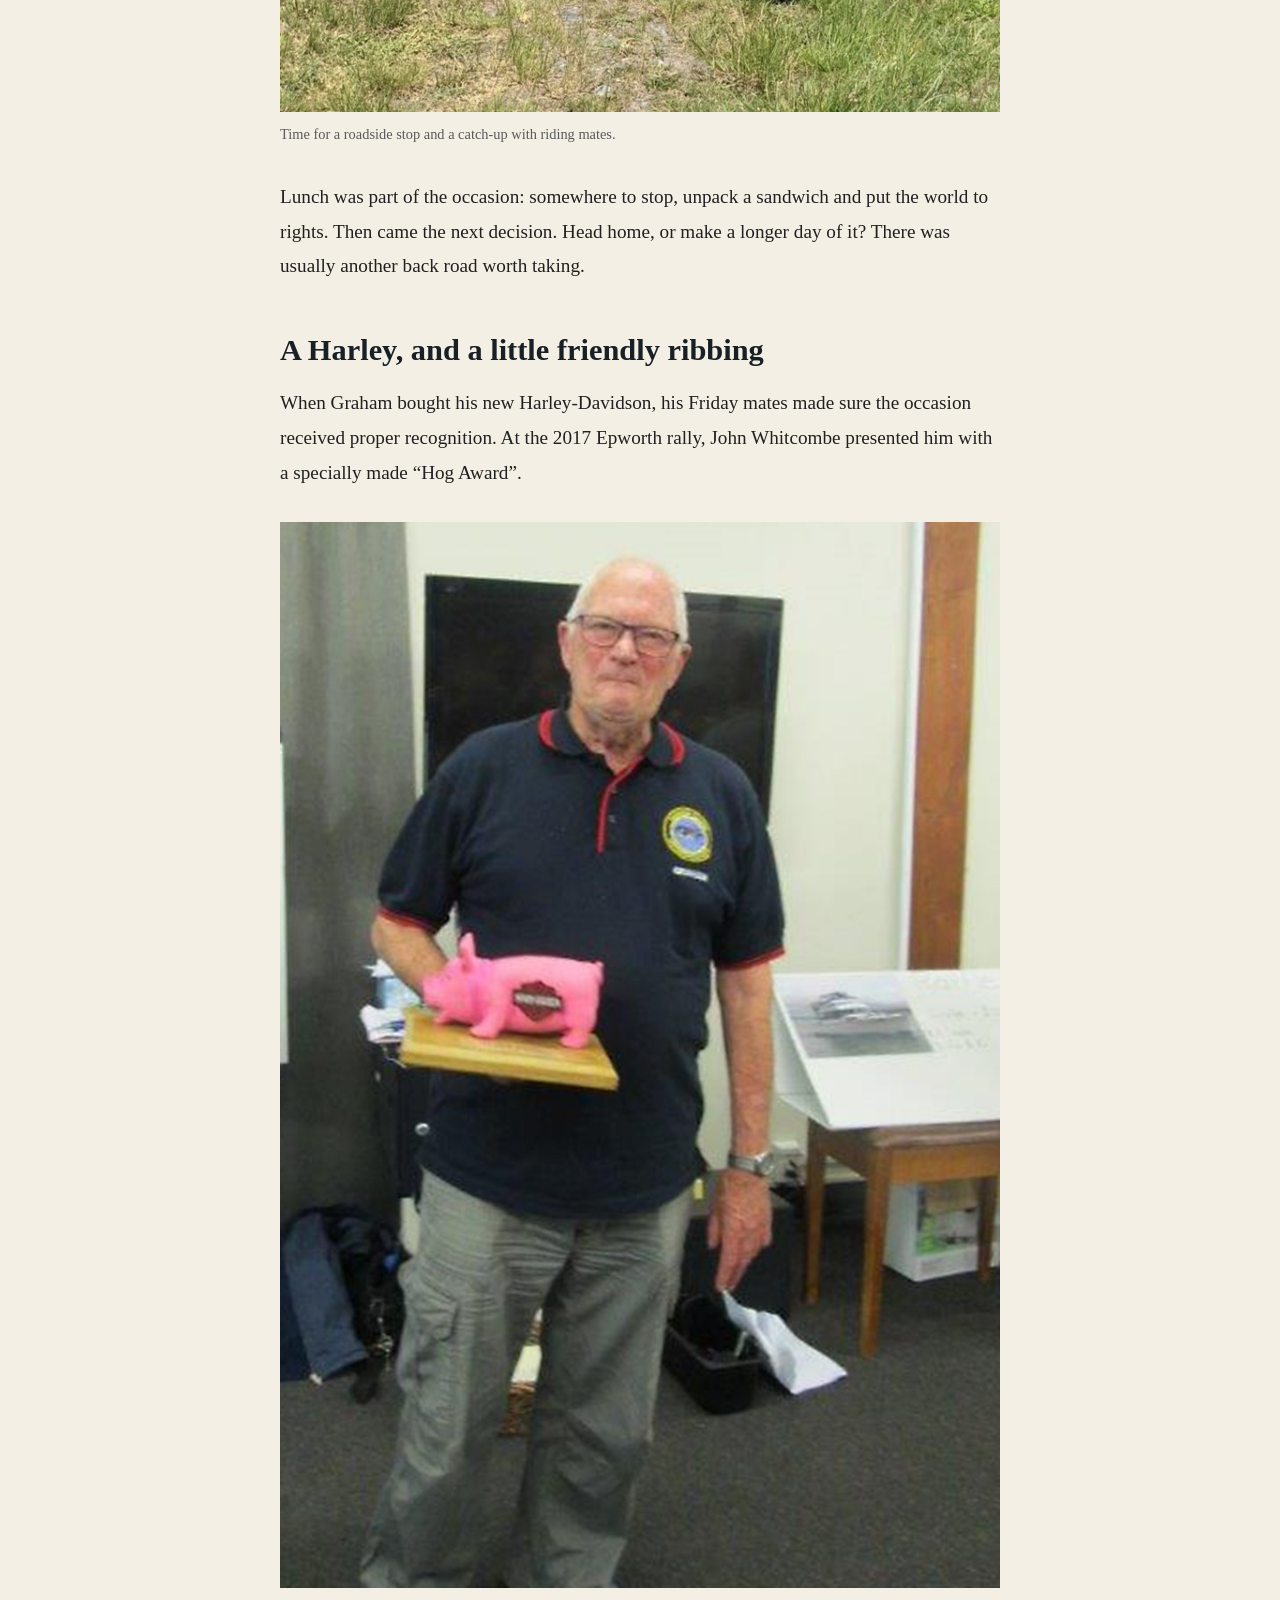
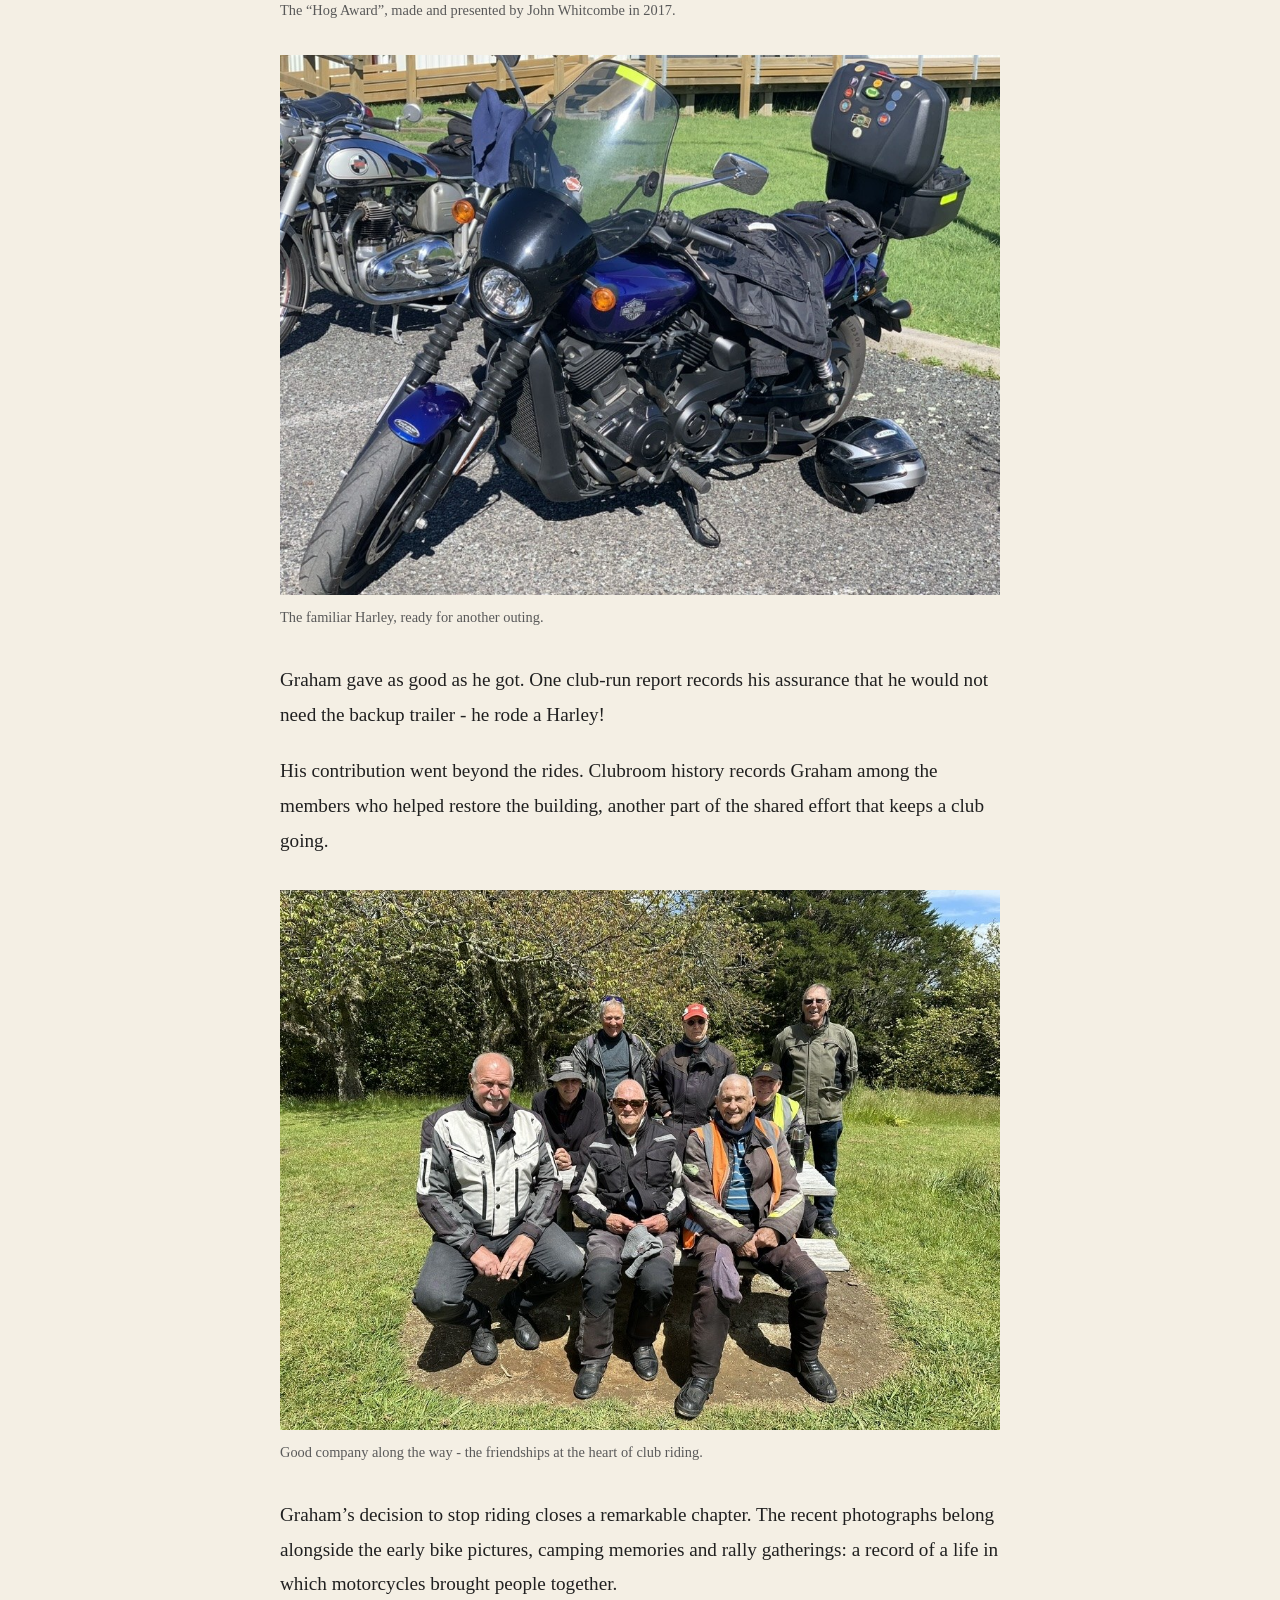
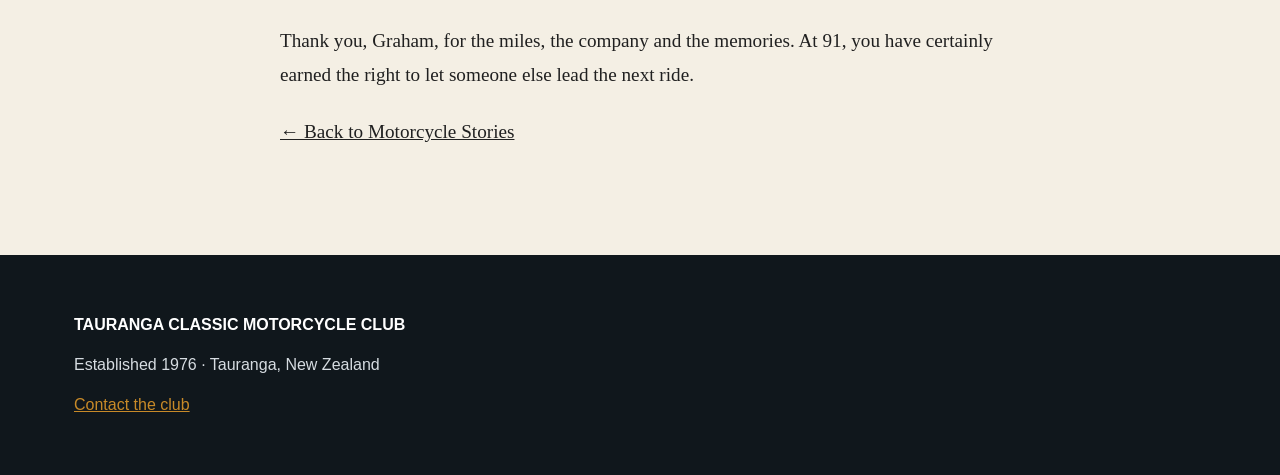
<file: graham-holmes.html>
<!doctype html><html lang="en-NZ"><head><meta charset="utf-8"><meta name="viewport" content="width=device-width,initial-scale=1"><title>The End of an Era — Graham Holmes | TCMCC</title><meta name="description" content="Graham Holmes hangs up his riding gear at 91 after 76 years of motorcycles, good roads and enduring friendships."><link rel="stylesheet" href="story.css"><style>.feature>article>figure:first-child{max-width:640px;margin:0 auto 40px}.prose figure{margin:32px 0}</style></head><body><header>
  <div class="wrap brand">
    <img src="assets/tcmcc-badge.png" alt="Tauranga Classic Motorcycle Club badge">
    <div>
      <p class="club-name">Tauranga Classic<br>Motorcycle Club</p>
      <div class="sub">Established 1976 • Celebrating 50 years</div>
    </div>
  </div>
</header>
<nav aria-label="Story navigation"><div class="wrap story-nav"><a href="motorcycle-stories.html">← Motorcycle Stories</a> · <a href="index.html">Club home</a></div></nav>
<main class="feature"><div class="kicker">Motorcycle Stories · Graham Holmes</div><h1>The End of an Era</h1><p class="dek">At 91, Graham Holmes is hanging up his riding gear - closing a motorcycling chapter that spans 76 years, countless roads and enduring friendships.</p><article class="prose" aria-label="Graham Holmes’s story"><figure><img  src="assets/stories/graham-holmes/graham-1-1.jpg" alt="Graham Holmes - a familiar face on club rides."><figcaption>Graham Holmes - a familiar face on club rides.</figcaption></figure>
<p>For many Tauranga Classic Motorcycle Club members, Graham has been the familiar figure at the head of the Wednesday rides. Meet up, choose a good road, pack some lunch and enjoy the company. With Graham usually showing the way, it became a regular pleasure shared by a loyal group of riders.</p>
<p>Now he has decided it is time to finish riding. It is a milestone worth marking, both for Graham and for the friends who have shared so many miles with him.</p>
<h2>It began with “Val”</h2>
<p>In his 2018 club newsletter profile, Graham recalled being captivated as a youngster by photographs of a water-cooled Velocette LE. He called her “Val”, keeping one photograph on his bedroom wall and another under his pillow.</p>
<p>His mate Lou taught him to ride on a 350 Matchless single. Graham’s own first motorcycle was a BSA C11, despite his mother threatening to put sugar in the petrol tank if he brought a bike home. A B33 followed, carrying him away from home with Lou and eventually to Wellington. After compulsory military training, he bought a BSA Goldflash.</p>
<figure><img loading="lazy" src="assets/stories/graham-holmes/graham-2-1.jpg" alt="Early days on two wheels, from Graham’s 2018 member profile."><figcaption>Early days on two wheels, from Graham’s 2018 member profile.</figcaption></figure>
<p>Then came Ann. Graham told the story with characteristic humour: he went to watch the marching girls in Tauranga, met Ann, and his plans to return to Wellington never quite happened.</p>
<p>Family and building work in Cambridge brought a long break from motorcycles. After Graham and Ann moved back to Tauranga in 1990, Bob Crabb encouraged him to try a Matchless G9. The enthusiasm came straight back. Joining the club even brought a reunion with his youthful fascination: Charley Belk was riding the kind of Velocette Graham remembered as “Val”.</p>
<h2>Good roads, good company</h2>
<p>Over the years there were BSAs, an AJS, several BMWs, a Yamaha, a Suzuki and eventually the Harley. Among Graham’s fondest memories were Christmas trips around the East Cape with Ann and Ray and Shirley Knowles. They travelled on their BMWs, carrying pup tents and camping along the way.</p>
<figure><img loading="lazy" src="assets/stories/graham-holmes/graham-3-1.jpg" alt="Graham and Ann with their BMW - touring together was a treasured part of his riding life."><figcaption>Graham and Ann with their BMW - touring together was a treasured part of his riding life.</figcaption></figure>
<p>Ray remembered the familiar circuit: Tokomaru Bay, then Wairoa, then home through Taupo. In 2002 the two couples also toured the South Island together, taking their bikes and tents and covering much of the island.</p>
<p>Those friendships appear again and again in the club’s stories. Stan Holdem named his journey to the 2016 Nelson National Rally with Graham and Lloyd Baker as his best ride. Crossing Cook Strait and meeting fellow riders made it a trip to remember.</p>
<figure><img loading="lazy" src="assets/stories/graham-holmes/graham-3-2.jpg" alt="With Stan Holdem, en route to Motueka in 2016."><figcaption>With Stan Holdem, en route to Motueka in 2016.</figcaption></figure>
<p>Alan Roberts also recalled a South Island and Burt Munro adventure with Graham and a group of club mates as a favourite. Seventeen days away provided plenty of stories, including southern winds strong enough to blow both Alan and Graham across the road.</p>
<h2>Wednesdays with Graham</h2>
<p>Closer to home, the Wednesday rides became a fixture. The March 2023 newsletter described a core of about ten regular riders, with others joining when they could. Graham took the lead on most days, setting a leisurely pace through the countryside.</p>
<figure><img loading="lazy" src="assets/stories/graham-holmes/graham-4-1.jpg" alt="Time for a roadside stop and a catch-up with riding mates."><figcaption>Time for a roadside stop and a catch-up with riding mates.</figcaption></figure>
<p>Lunch was part of the occasion: somewhere to stop, unpack a sandwich and put the world to rights. Then came the next decision. Head home, or make a longer day of it? There was usually another back road worth taking.</p>
<h2>A Harley, and a little friendly ribbing</h2>
<p>When Graham bought his new Harley-Davidson, his Friday mates made sure the occasion received proper recognition. At the 2017 Epworth rally, John Whitcombe presented him with a specially made “Hog Award”.</p>
<figure><img loading="lazy" src="assets/stories/graham-holmes/graham-5-1.jpg" alt="The “Hog Award”, made and presented by John Whitcombe in 2017."><figcaption>The “Hog Award”, made and presented by John Whitcombe in 2017.</figcaption></figure>
<figure><img loading="lazy" src="assets/stories/graham-holmes/graham-5-2.jpg" alt="The familiar Harley, ready for another outing."><figcaption>The familiar Harley, ready for another outing.</figcaption></figure>
<p>Graham gave as good as he got. One club-run report records his assurance that he would not need the backup trailer - he rode a Harley!</p>
<p>His contribution went beyond the rides. Clubroom history records Graham among the members who helped restore the building, another part of the shared effort that keeps a club going.</p>
<figure><img loading="lazy" src="assets/stories/graham-holmes/graham-5-3.jpg" alt="Good company along the way - the friendships at the heart of club riding."><figcaption>Good company along the way - the friendships at the heart of club riding.</figcaption></figure>
<p>Graham’s decision to stop riding closes a remarkable chapter. The recent photographs belong alongside the early bike pictures, camping memories and rally gatherings: a record of a life in which motorcycles brought people together.</p>
<p>Thank you, Graham, for the miles, the company and the memories. At 91, you have certainly earned the right to let someone else lead the next ride.</p><p><a href="motorcycle-stories.html">← Back to Motorcycle Stories</a></p></article></main><footer><div class="wrap"><p><strong>TAURANGA CLASSIC MOTORCYCLE CLUB</strong></p><p>Established 1976 · Tauranga, New Zealand</p><p><a href="mailto:taurangaclassicmcc@gmail.com">Contact the club</a></p></div></footer><!-- Cloudflare Web Analytics --><script type='module' src='https://static.cloudflareinsights.com/beacon.min.js' data-cf-beacon='{"token": "c2d37992320c47ce91a7feba4fa3faa6"}'></script><!-- End Cloudflare Web Analytics -->
</body></html>
</file>
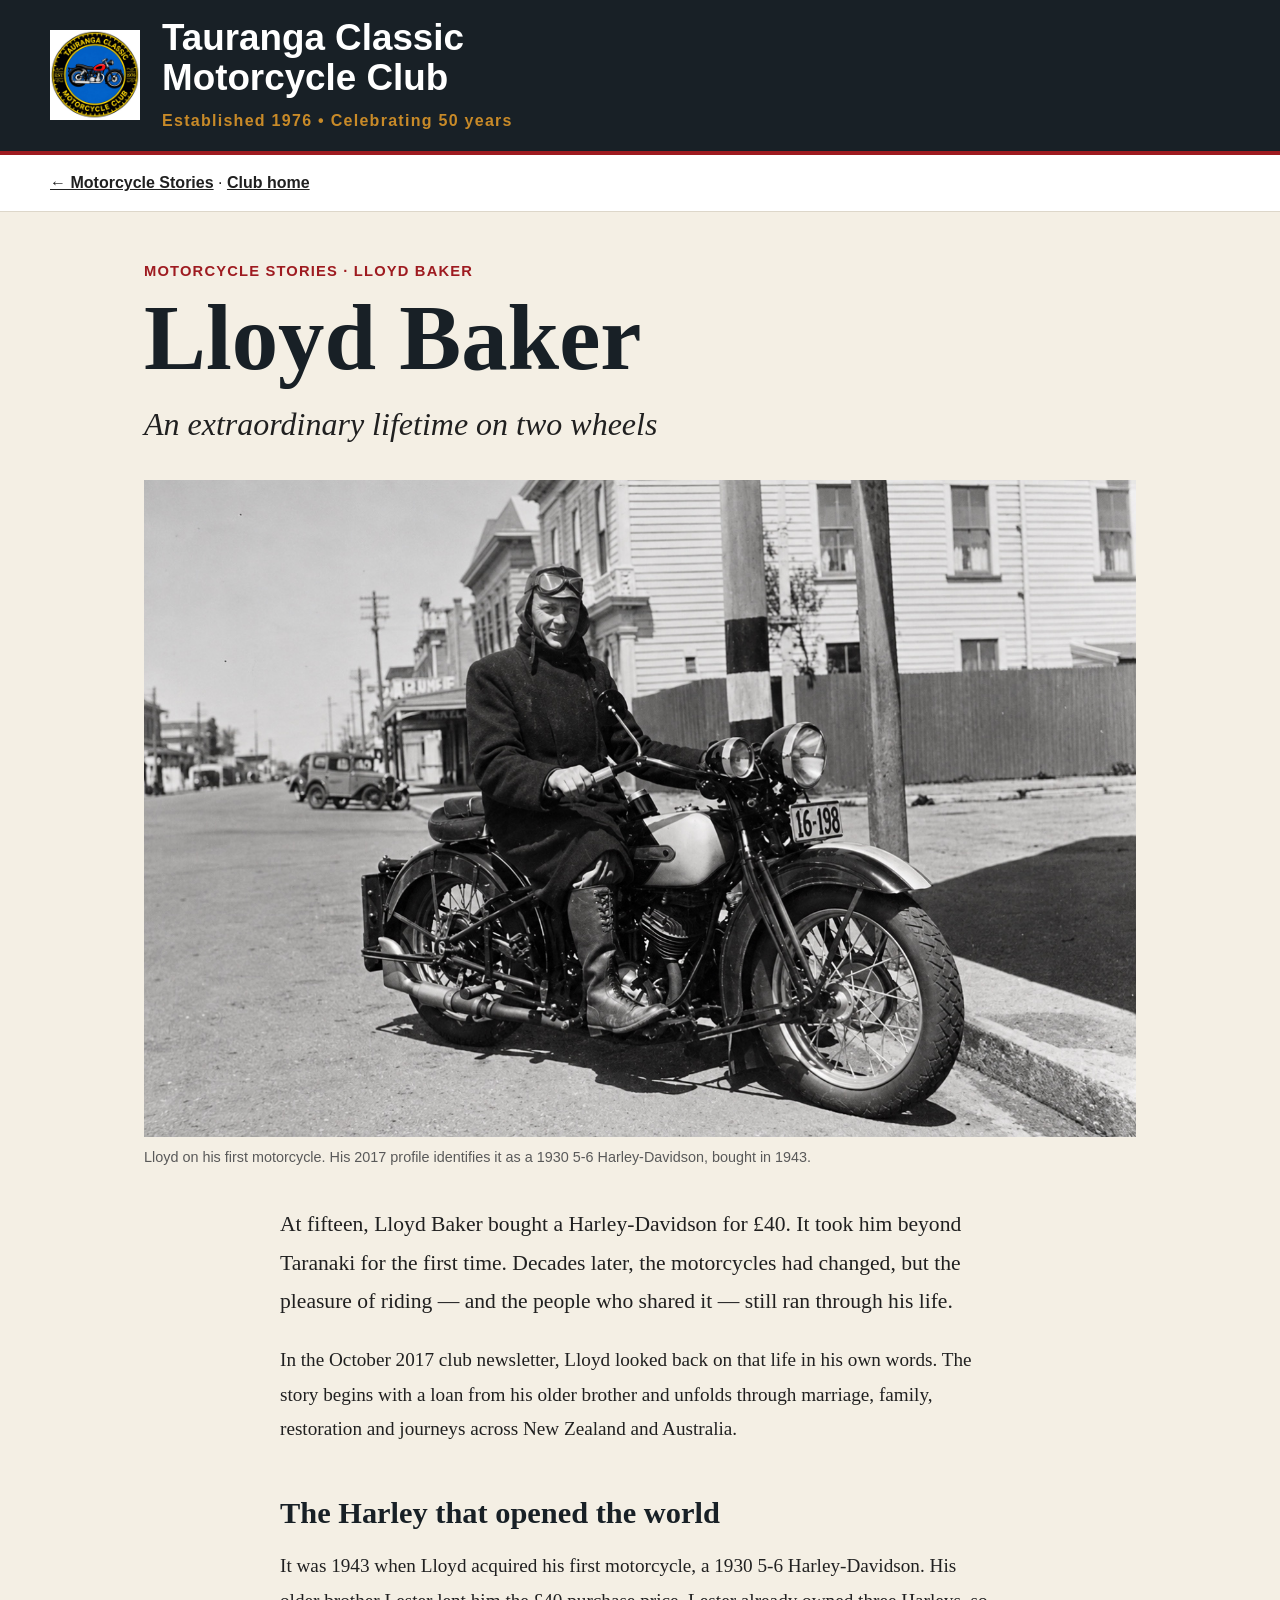
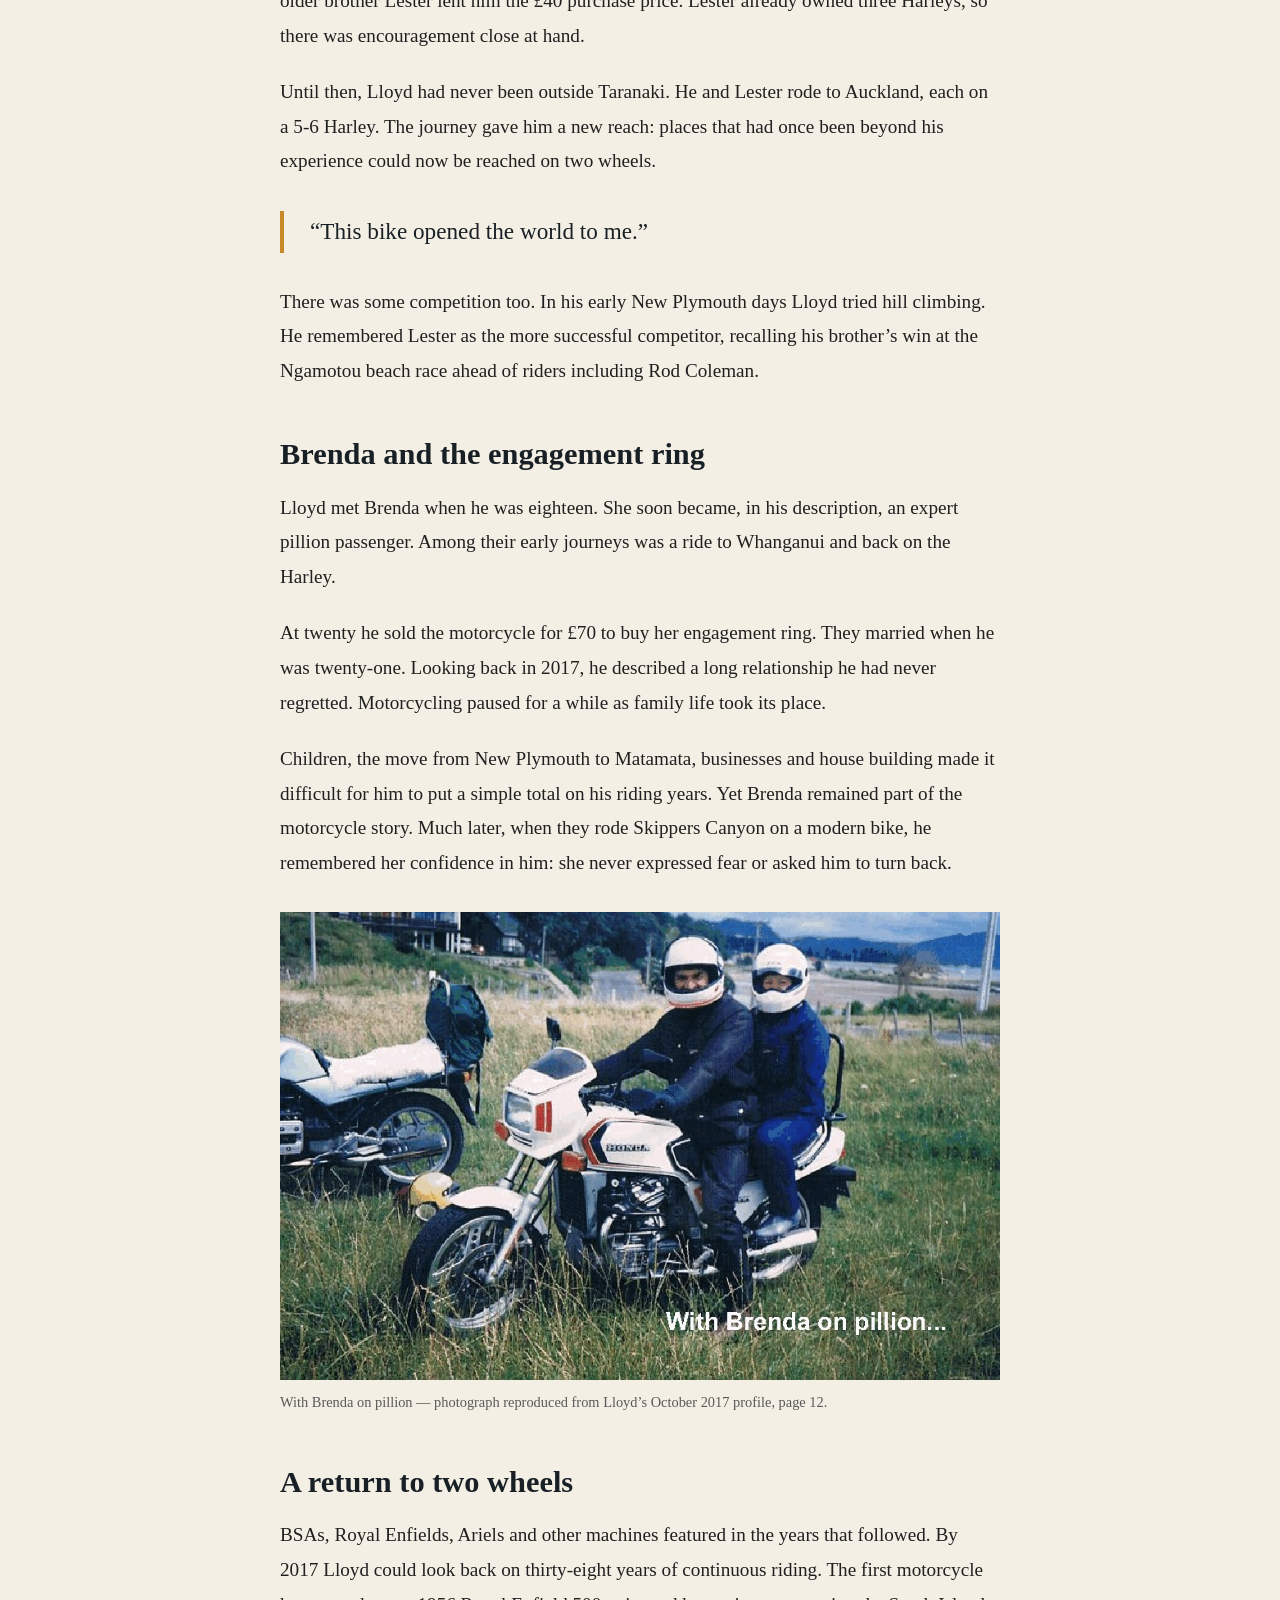
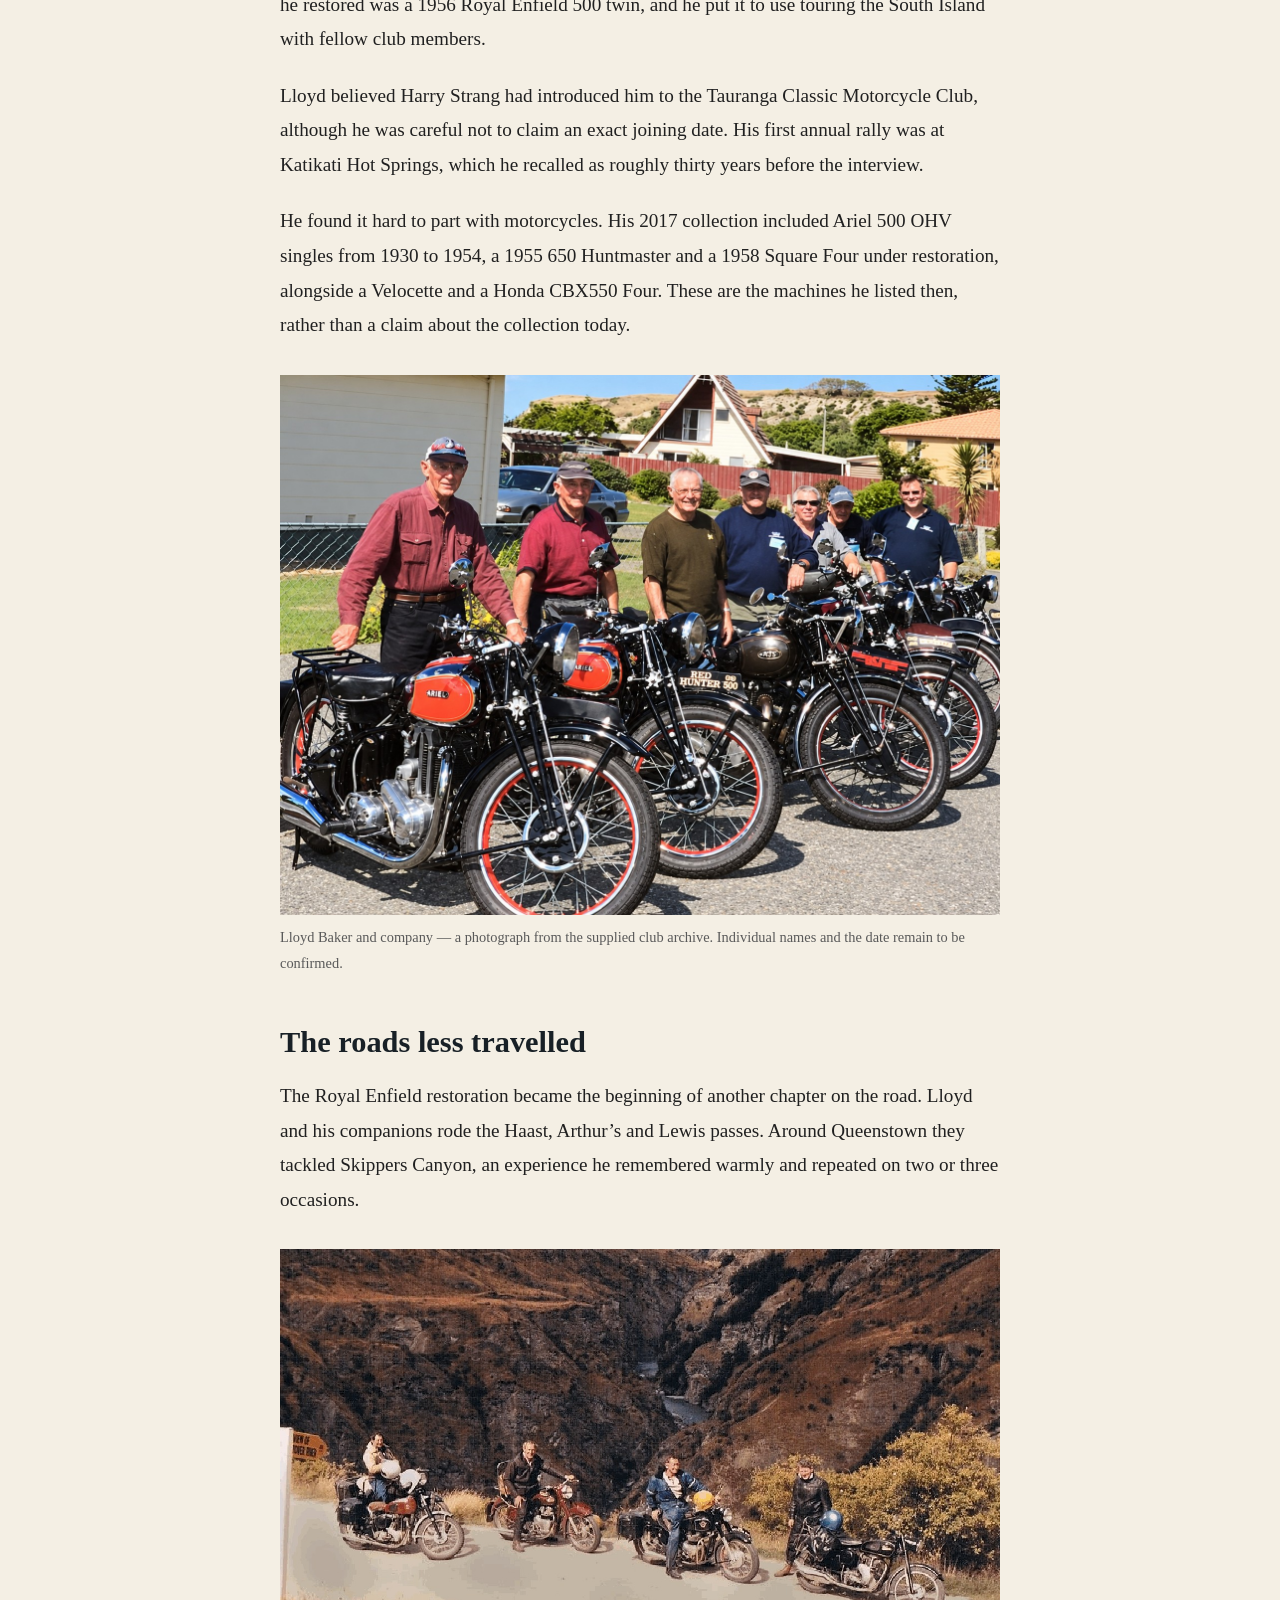
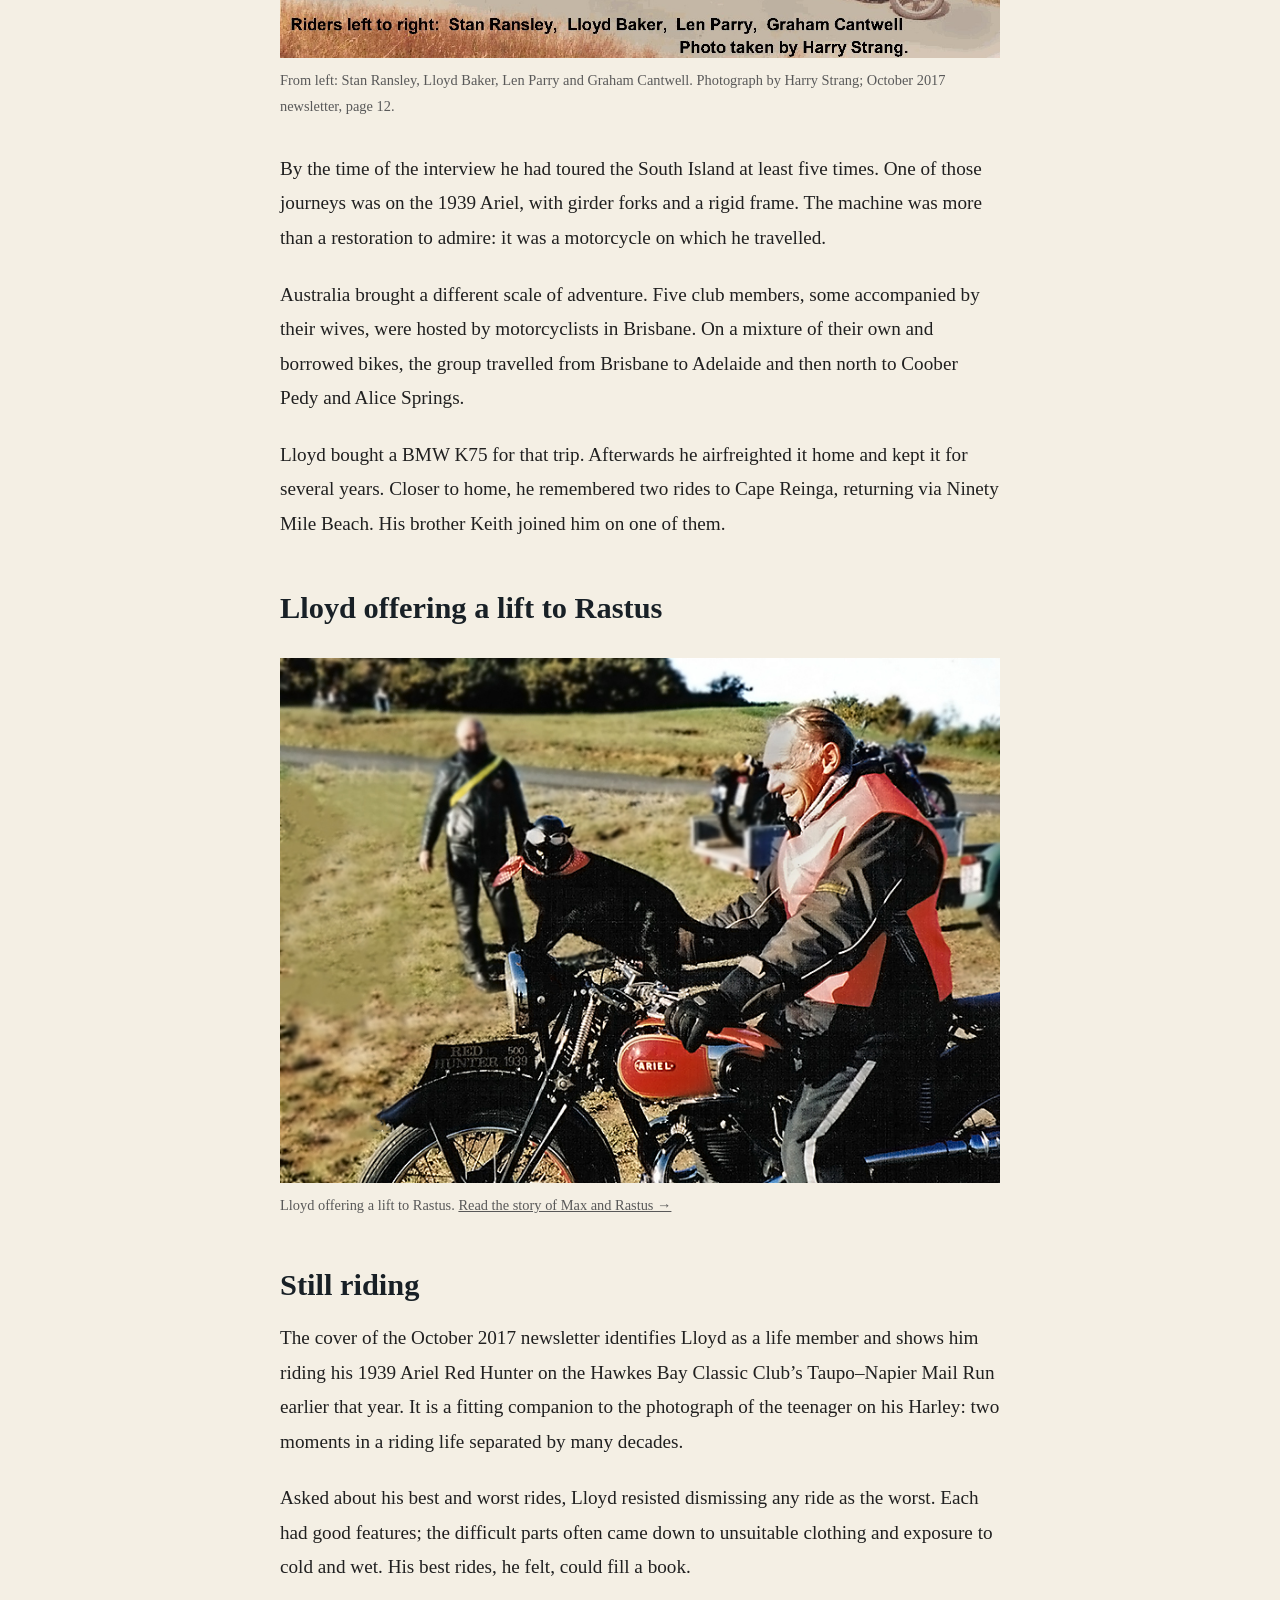
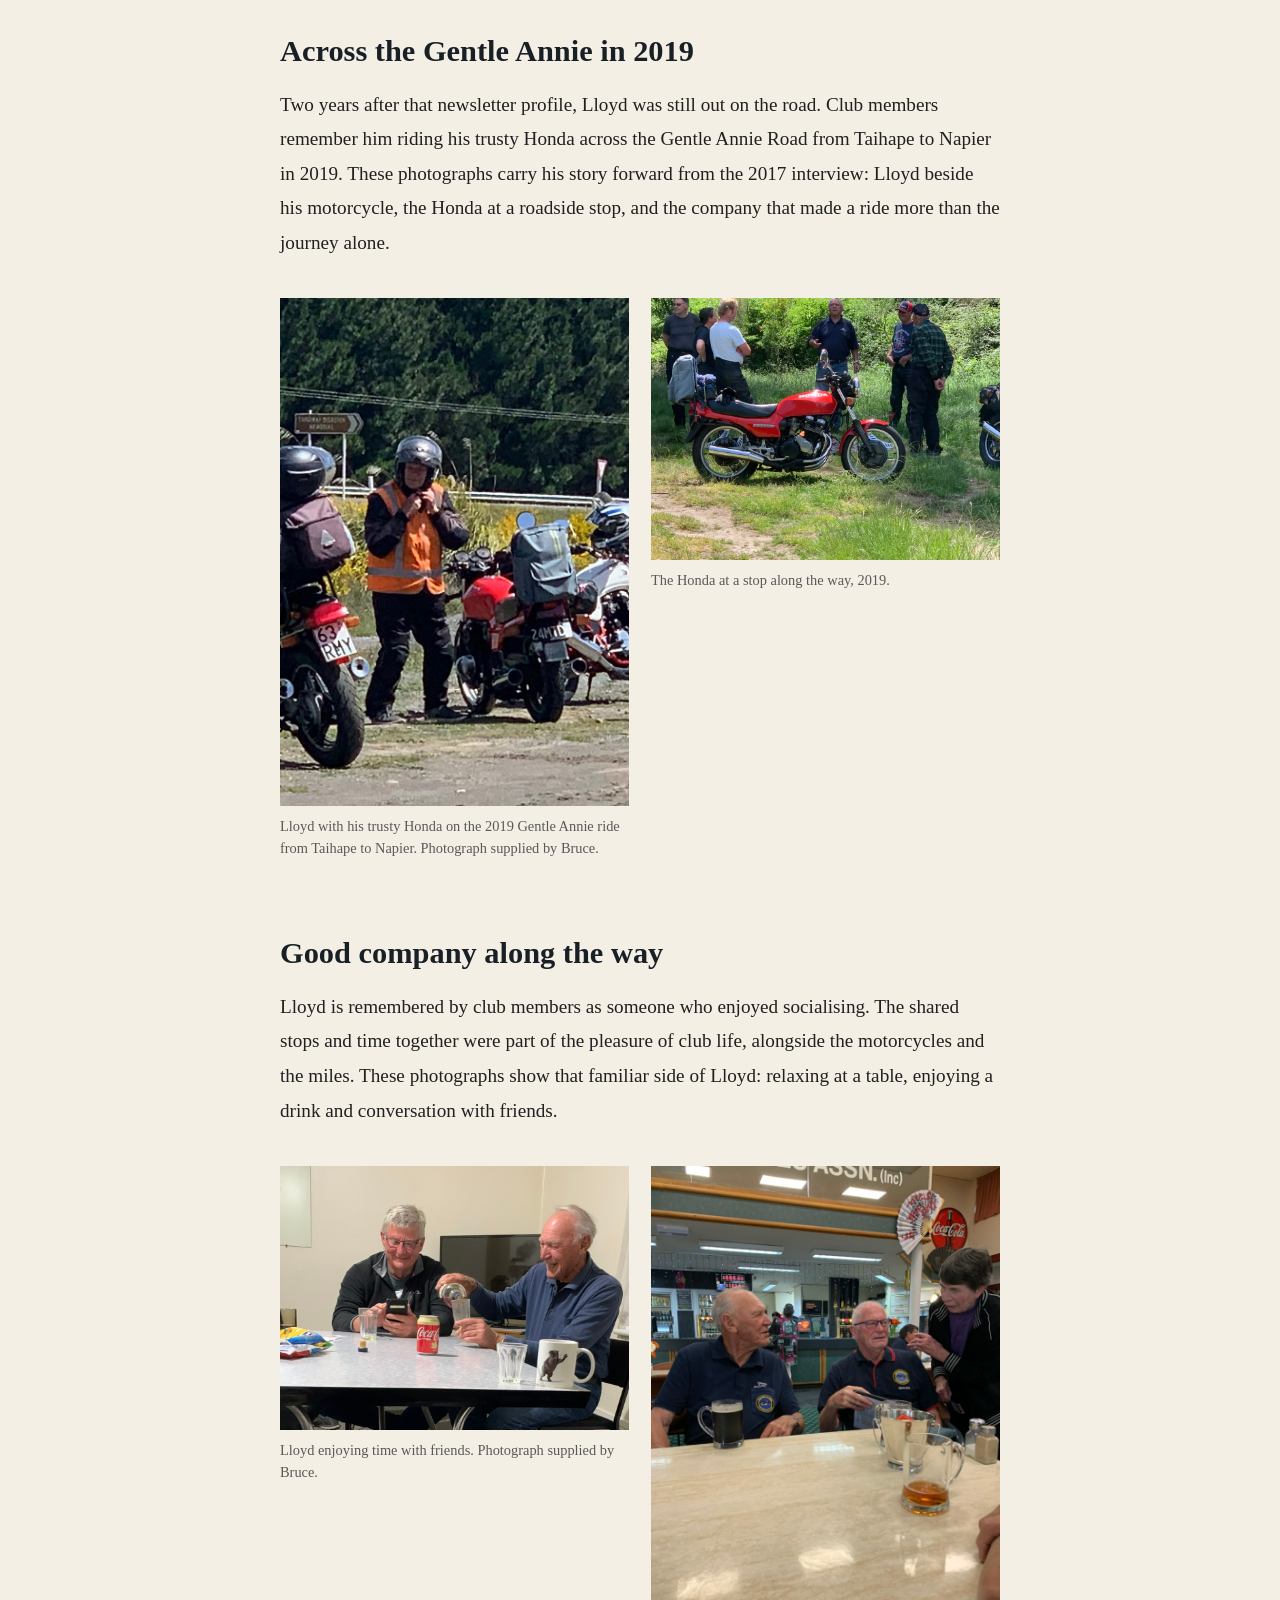
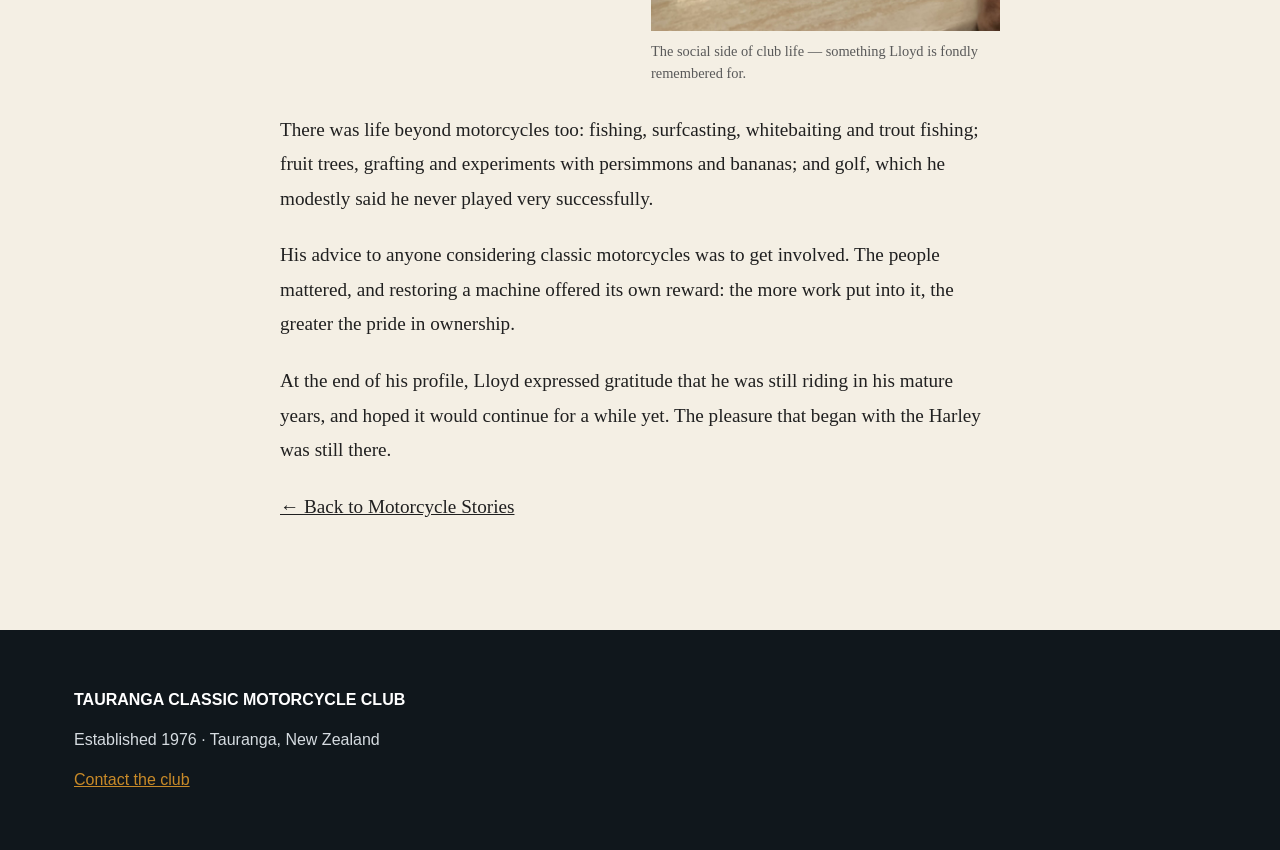
<file: lloyd-baker.html>
<!DOCTYPE html>
<html lang="en-NZ"><head><meta charset="utf-8"><meta name="viewport" content="width=device-width, initial-scale=1"><title>Lloyd Baker — Motorcycle Stories | TCMCC</title><meta name="description" content="Lloyd Baker’s lifetime on two wheels: his first Harley, Brenda, Ariels, restorations and journeys with the Tauranga Classic Motorcycle Club."><link rel="stylesheet" href="story.css"></head><body><header>
  <div class="wrap brand">
    <img src="assets/tcmcc-badge.png" alt="Tauranga Classic Motorcycle Club badge">
    <div>
      <p class="club-name">Tauranga Classic<br>Motorcycle Club</p>
      <div class="sub">Established 1976 • Celebrating 50 years</div>
    </div>
  </div>
</header>
<nav aria-label="Story navigation"><div class="wrap story-nav"><a href="motorcycle-stories.html">← Motorcycle Stories</a> · <a href="index.html">Club home</a></div></nav>
<main class="feature"><div class="kicker">Motorcycle Stories · Lloyd Baker</div><h1>Lloyd Baker</h1><p class="dek">An extraordinary lifetime on two wheels</p>
<figure><img src="assets/historic-street-rider.jpg" alt="Young Lloyd Baker sitting on his first Harley-Davidson"><figcaption>Lloyd on his first motorcycle. His 2017 profile identifies it as a 1930 5-6 Harley-Davidson, bought in 1943.</figcaption></figure>
<article class="prose" aria-label="Lloyd Baker’s story">
<p class="intro">At fifteen, Lloyd Baker bought a Harley-Davidson for £40. It took him beyond Taranaki for the first time. Decades later, the motorcycles had changed, but the pleasure of riding — and the people who shared it — still ran through his life.</p>
<p>In the October 2017 club newsletter, Lloyd looked back on that life in his own words. The story begins with a loan from his older brother and unfolds through marriage, family, restoration and journeys across New Zealand and Australia.</p>
<h2>The Harley that opened the world</h2>
<p>It was 1943 when Lloyd acquired his first motorcycle, a 1930 5-6 Harley-Davidson. His older brother Lester lent him the £40 purchase price. Lester already owned three Harleys, so there was encouragement close at hand.</p>
<p>Until then, Lloyd had never been outside Taranaki. He and Lester rode to Auckland, each on a 5-6 Harley. The journey gave him a new reach: places that had once been beyond his experience could now be reached on two wheels.</p>
<blockquote>“This bike opened the world to me.”</blockquote>
<p>There was some competition too. In his early New Plymouth days Lloyd tried hill climbing. He remembered Lester as the more successful competitor, recalling his brother’s win at the Ngamotou beach race ahead of riders including Rod Coleman.</p>
<h2>Brenda and the engagement ring</h2>
<p>Lloyd met Brenda when he was eighteen. She soon became, in his description, an expert pillion passenger. Among their early journeys was a ride to Whanganui and back on the Harley.</p>
<p>At twenty he sold the motorcycle for £70 to buy her engagement ring. They married when he was twenty-one. Looking back in 2017, he described a long relationship he had never regretted. Motorcycling paused for a while as family life took its place.</p>
<p>Children, the move from New Plymouth to Matamata, businesses and house building made it difficult for him to put a simple total on his riding years. Yet Brenda remained part of the motorcycle story. Much later, when they rode Skippers Canyon on a modern bike, he remembered her confidence in him: she never expressed fear or asked him to turn back.</p>
<figure><img loading="lazy" src="assets/stories/lloyd-brenda.jpg" alt="Newsletter photograph of Lloyd riding with Brenda as pillion"><figcaption>With Brenda on pillion — photograph reproduced from Lloyd’s October 2017 profile, page 12.</figcaption></figure>
<h2>A return to two wheels</h2>
<p>BSAs, Royal Enfields, Ariels and other machines featured in the years that followed. By 2017 Lloyd could look back on thirty-eight years of continuous riding. The first motorcycle he restored was a 1956 Royal Enfield 500 twin, and he put it to use touring the South Island with fellow club members.</p>
<p>Lloyd believed Harry Strang had introduced him to the Tauranga Classic Motorcycle Club, although he was careful not to claim an exact joining date. His first annual rally was at Katikati Hot Springs, which he recalled as roughly thirty years before the interview.</p>
<p>He found it hard to part with motorcycles. His 2017 collection included Ariel 500 OHV singles from 1930 to 1954, a 1955 650 Huntmaster and a 1958 Square Four under restoration, alongside a Velocette and a Honda CBX550 Four. These are the machines he listed then, rather than a claim about the collection today.</p>
<figure><img loading="lazy" src="assets/stories/lloyd-and-friends.jpg" alt="Club archive photograph supplied as Lloyd Baker and company, showing riders with classic motorcycles"><figcaption>Lloyd Baker and company — a photograph from the supplied club archive. Individual names and the date remain to be confirmed.</figcaption></figure>
<h2>The roads less travelled</h2>
<p>The Royal Enfield restoration became the beginning of another chapter on the road. Lloyd and his companions rode the Haast, Arthur’s and Lewis passes. Around Queenstown they tackled Skippers Canyon, an experience he remembered warmly and repeated on two or three occasions.</p>
<figure><img loading="lazy" src="assets/stories/south-island-riders.jpg" alt="Four club riders with their motorcycles on a South Island tour"><figcaption>From left: Stan Ransley, Lloyd Baker, Len Parry and Graham Cantwell. Photograph by Harry Strang; October 2017 newsletter, page 12.</figcaption></figure>
<p>By the time of the interview he had toured the South Island at least five times. One of those journeys was on the 1939 Ariel, with girder forks and a rigid frame. The machine was more than a restoration to admire: it was a motorcycle on which he travelled.</p>
<p>Australia brought a different scale of adventure. Five club members, some accompanied by their wives, were hosted by motorcyclists in Brisbane. On a mixture of their own and borrowed bikes, the group travelled from Brisbane to Adelaide and then north to Coober Pedy and Alice Springs.</p>
<p>Lloyd bought a BMW K75 for that trip. Afterwards he airfreighted it home and kept it for several years. Closer to home, he remembered two rides to Cape Reinga, returning via Ninety Mile Beach. His brother Keith joined him on one of them.</p>
<h2 id="people-along-the-way">Lloyd offering a lift to Rastus</h2>

<figure><img loading="lazy" src="assets/historic-ariel-club-run.png" alt="Lloyd Baker offering a lift to Rastus on his Ariel Red Hunter"><figcaption>Lloyd offering a lift to Rastus. <a href="rastus.html">Read the story of Max and Rastus →</a></figcaption></figure>

<h2>Still riding</h2>
<p>The cover of the October 2017 newsletter identifies Lloyd as a life member and shows him riding his 1939 Ariel Red Hunter on the Hawkes Bay Classic Club’s Taupo–Napier Mail Run earlier that year. It is a fitting companion to the photograph of the teenager on his Harley: two moments in a riding life separated by many decades.</p>
<p>Asked about his best and worst rides, Lloyd resisted dismissing any ride as the worst. Each had good features; the difficult parts often came down to unsuitable clothing and exposure to cold and wet. His best rides, he felt, could fill a book.</p>
<h2>Across the Gentle Annie in 2019</h2>
<p>Two years after that newsletter profile, Lloyd was still out on the road. Club members remember him riding his trusty Honda across the Gentle Annie Road from Taihape to Napier in 2019. These photographs carry his story forward from the 2017 interview: Lloyd beside his motorcycle, the Honda at a roadside stop, and the company that made a ride more than the journey alone.</p>
<div class="later-photos">
<figure><img loading="lazy" src="assets/stories/lloyd-honda-2019.jpg" alt="Lloyd in helmet and orange riding vest beside his red Honda during the 2019 ride"><figcaption>Lloyd with his trusty Honda on the 2019 Gentle Annie ride from Taihape to Napier. Photograph supplied by Bruce.</figcaption></figure>
<figure><img loading="lazy" src="assets/stories/lloyd-honda-roadside.jpg" alt="Lloyd’s red Honda parked on grass while riders talk at a roadside stop"><figcaption>The Honda at a stop along the way, 2019.</figcaption></figure>
</div>
<h2>Good company along the way</h2>
<p>Lloyd is remembered by club members as someone who enjoyed socialising. The shared stops and time together were part of the pleasure of club life, alongside the motorcycles and the miles. These photographs show that familiar side of Lloyd: relaxing at a table, enjoying a drink and conversation with friends.</p>
<div class="later-photos social-photos">
<figure><img loading="lazy" src="assets/stories/lloyd-social-table.jpg" alt="Lloyd smiling and pouring a drink while seated at a table with a friend"><figcaption>Lloyd enjoying time with friends. Photograph supplied by Bruce.</figcaption></figure>
<figure><img loading="lazy" src="assets/stories/lloyd-club-social.jpg" alt="Lloyd seated with companions at a club social gathering"><figcaption>The social side of club life — something Lloyd is fondly remembered for.</figcaption></figure>
</div>
<p>There was life beyond motorcycles too: fishing, surfcasting, whitebaiting and trout fishing; fruit trees, grafting and experiments with persimmons and bananas; and golf, which he modestly said he never played very successfully.</p>
<p>His advice to anyone considering classic motorcycles was to get involved. The people mattered, and restoring a machine offered its own reward: the more work put into it, the greater the pride in ownership.</p>
<p>At the end of his profile, Lloyd expressed gratitude that he was still riding in his mature years, and hoped it would continue for a while yet. The pleasure that began with the Harley was still there.</p>

<p><a href="motorcycle-stories.html">← Back to Motorcycle Stories</a></p>
</article></main><footer><div class="wrap"><p><strong>TAURANGA CLASSIC MOTORCYCLE CLUB</strong></p><p>Established 1976 · Tauranga, New Zealand</p><p><a href="mailto:taurangaclassicmcc@gmail.com">Contact the club</a></p></div></footer><!-- Cloudflare Web Analytics --><script type='module' src='https://static.cloudflareinsights.com/beacon.min.js' data-cf-beacon='{"token": "c2d37992320c47ce91a7feba4fa3faa6"}'></script><!-- End Cloudflare Web Analytics -->
</body></html>
</file>
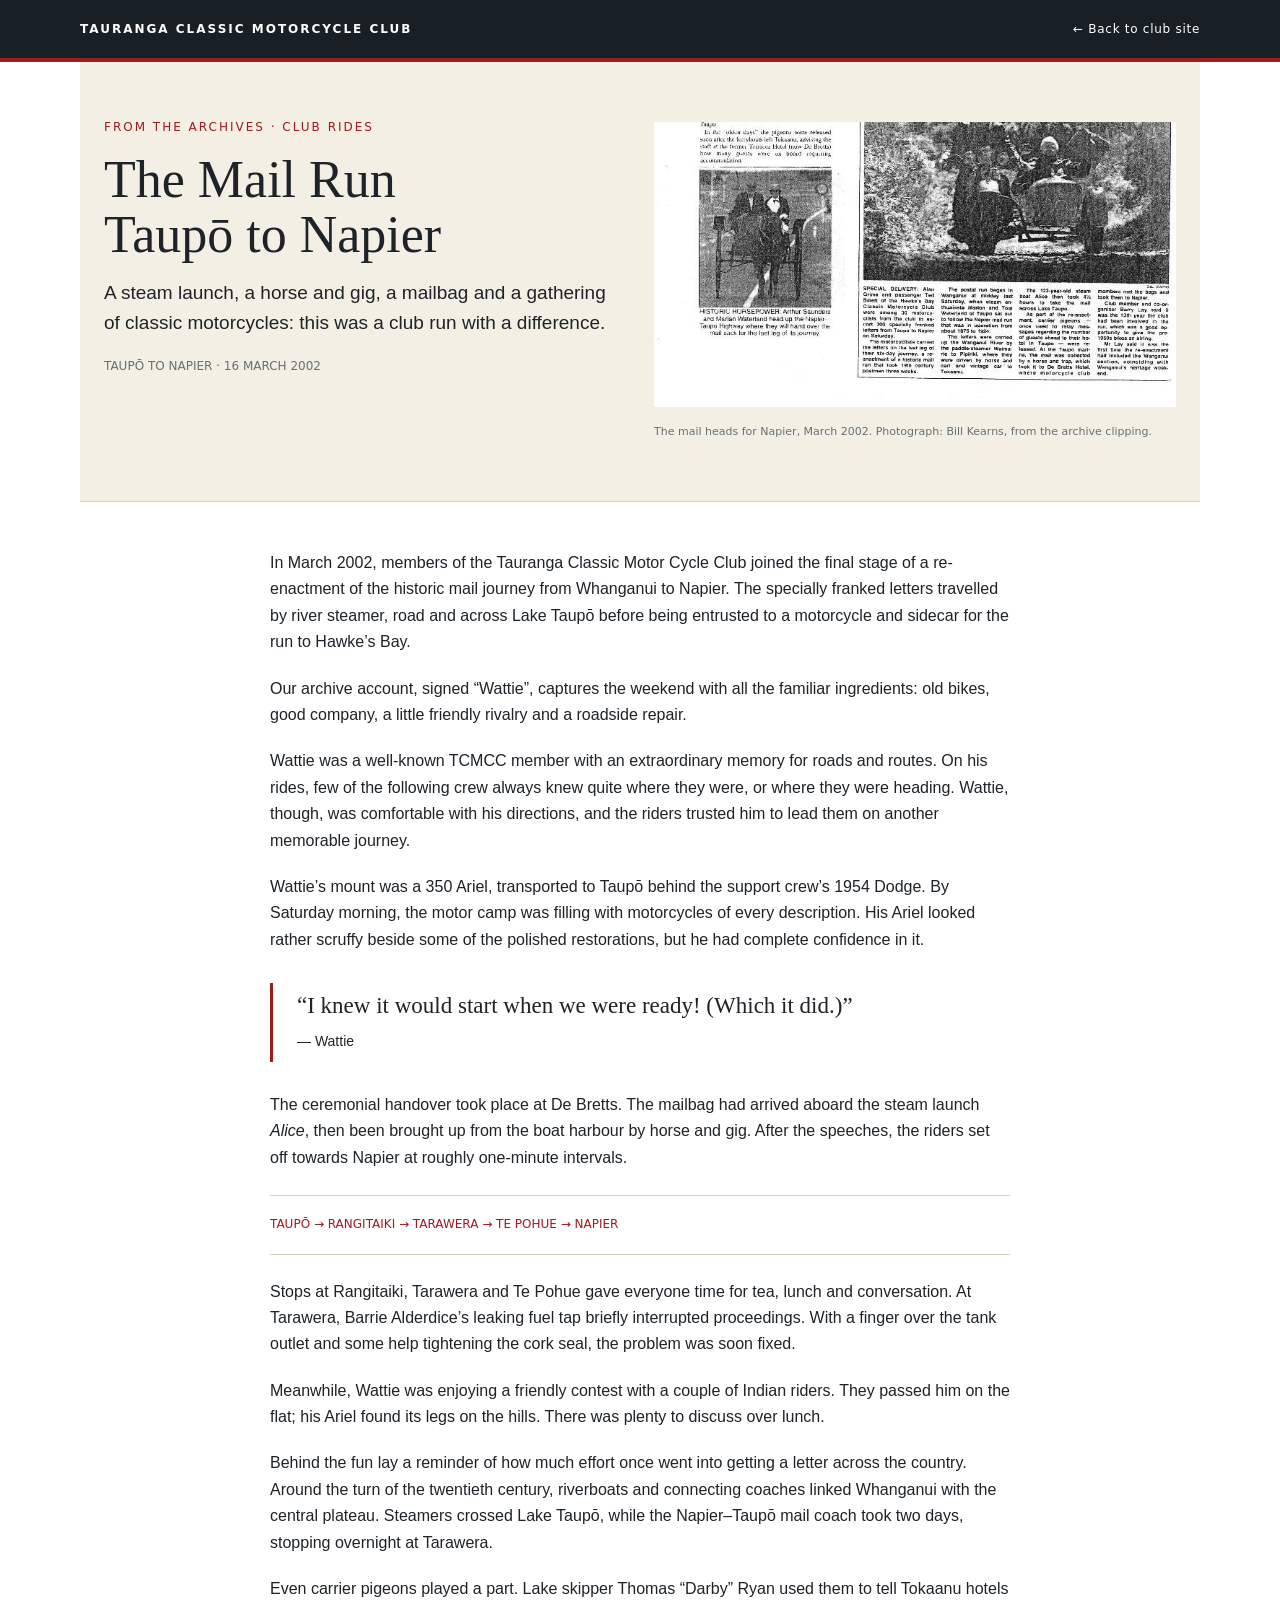
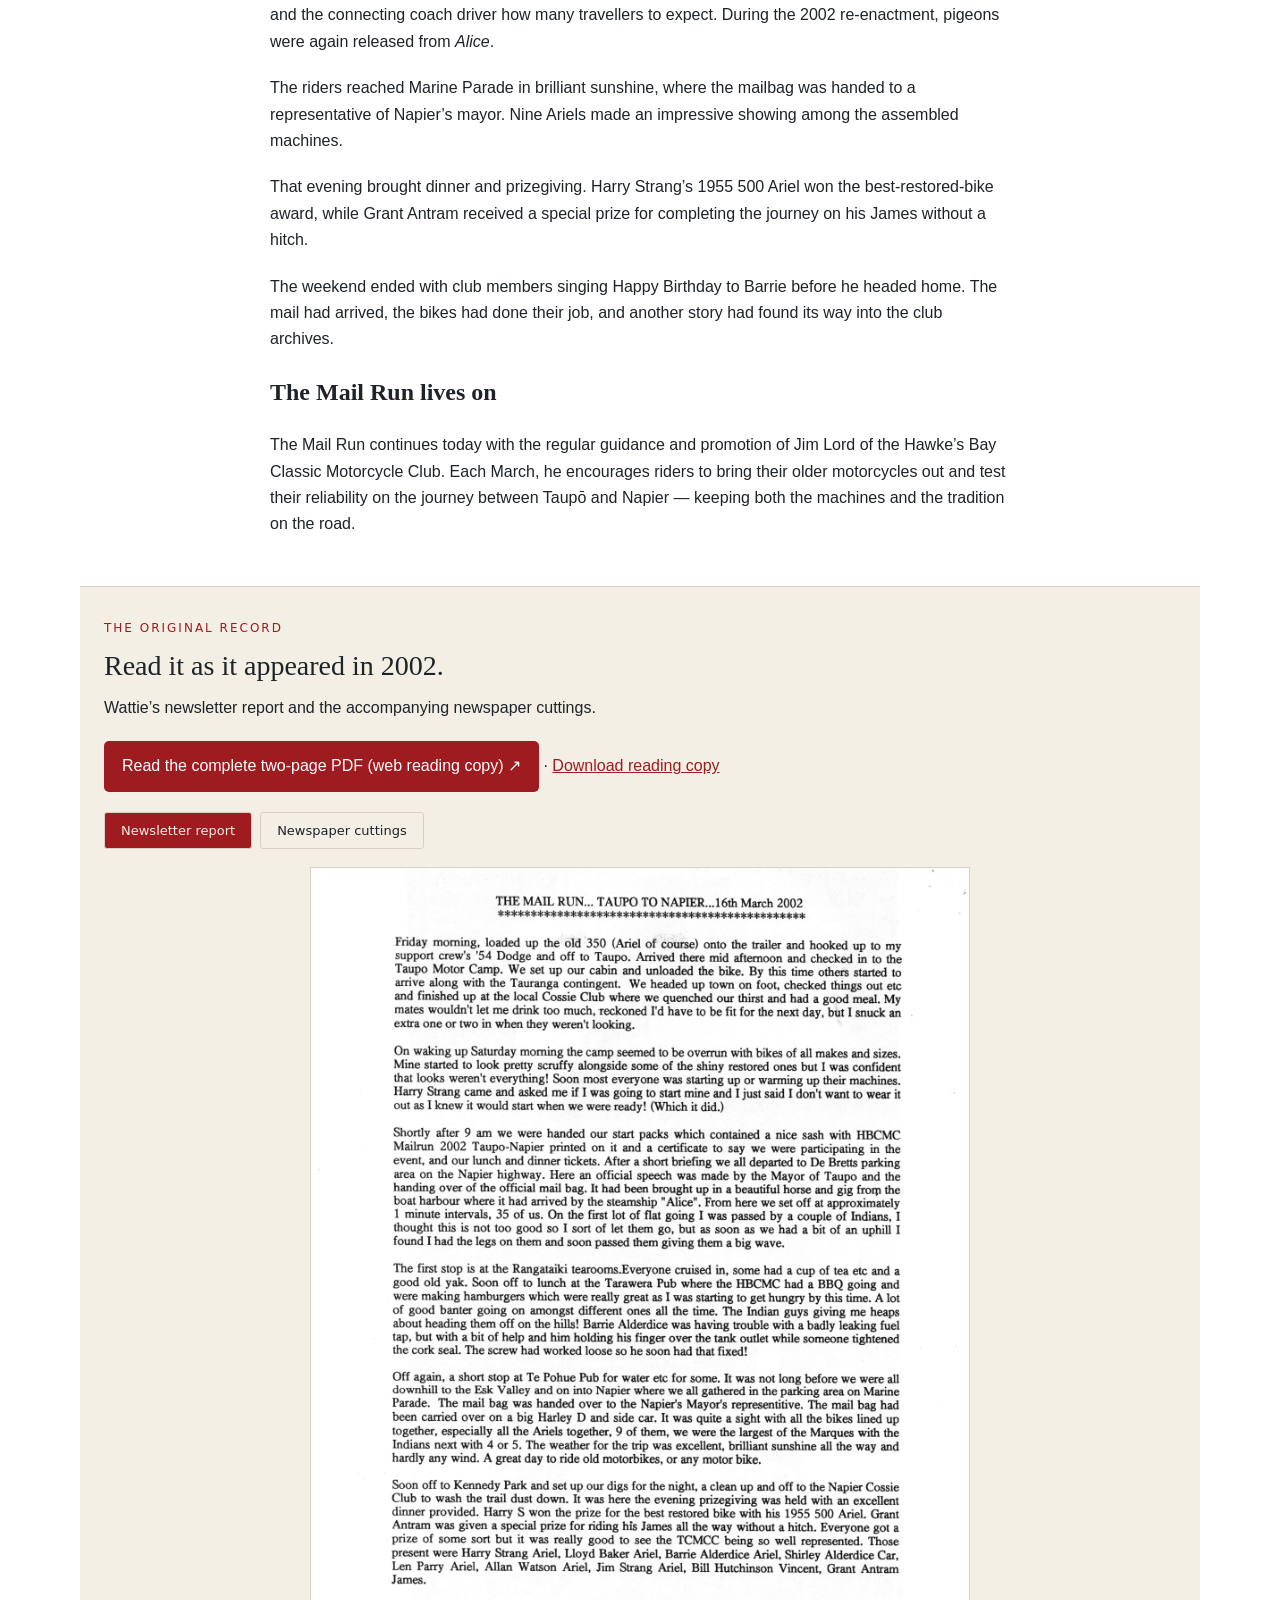
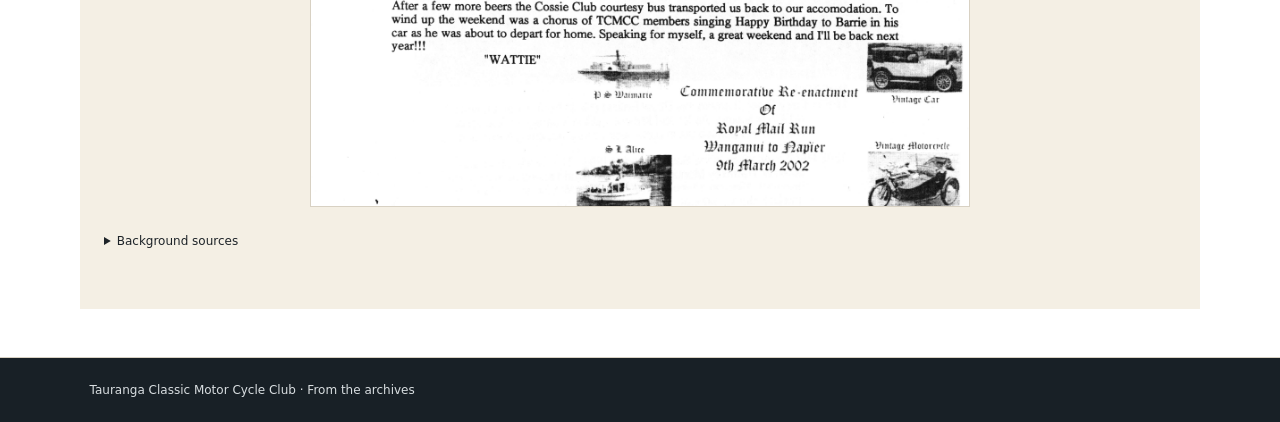
<file: mail-run-2002.html>
<!doctype html><html lang="en-NZ"><head><meta charset="utf-8"><meta name="viewport" content="width=device-width,initial-scale=1"><title>The Mail Run, 2002 | TCMCC Archives</title><meta name="description" content="Wattie’s account of the 16 March 2002 Mail Run from Taupō to Napier, with original newsletter scans and PDF."><link rel="icon" href="favicon.svg"></head><body><div id="mail-archive">
<style>
#mail-archive{--paper:light-dark(#f8f5ef,#242421);--ink:light-dark(#242e2b,#eeeae2);--soft:light-dark(#626b63,#b8beb5);--green:light-dark(#234b3c,#a6c4ae);--rule:light-dark(#d8dbcf,#4b5148);background:var(--paper);color:var(--ink);font:16px/1.7 Georgia,serif}#mail-archive *{box-sizing:border-box}#mail-archive header{padding:22px 5%;border-bottom:1px solid var(--rule);display:flex;justify-content:space-between;align-items:center;gap:20px;font:12px/1.5 system-ui;letter-spacing:1px}#mail-archive .brand{font-weight:700;letter-spacing:2px}#mail-archive .archive-head{padding:42px 7% 24px}#mail-archive .eyebrow{font:12px/1.5 system-ui;letter-spacing:2px;text-transform:uppercase;color:var(--green)}#mail-archive .archive-head h2{font-size:26px;font-weight:400;margin:8px 0}#mail-archive .hero{display:grid;grid-template-columns:1fr 1fr;margin:0 7%;border-top:1px solid var(--rule);border-bottom:1px solid var(--rule)}#mail-archive .hero-copy{padding:32px 28px 32px 0}#mail-archive h1{font-size:52px;line-height:1.06;font-weight:400;margin:16px 0}#mail-archive .date{font:12px/1.6 system-ui;color:var(--soft)}#mail-archive .intro{font-size:19px;line-height:1.55}#mail-archive .hero figure{margin:24px 0}#mail-archive .hero img{width:100%;height:285px;object-fit:cover;object-position:bottom;filter:sepia(.15)}#mail-archive figcaption{font:11px/1.6 system-ui;color:var(--soft);margin-top:8px}#mail-archive .story{max-width:650px;margin:36px auto;padding:0 25px}#mail-archive p{margin:0 0 20px}#mail-archive blockquote{border-left:3px solid var(--green);padding:6px 0 6px 24px;margin:30px 0;font-size:23px;line-height:1.45}#mail-archive .route{font:12px/1.8 system-ui;color:var(--green);padding:18px 0;margin:24px 0;border-top:1px solid var(--rule);border-bottom:1px solid var(--rule)}#mail-archive .reader{margin:40px 7%;padding-top:24px;border-top:1px solid var(--rule)}#mail-archive .reader h2{font-size:28px;font-weight:400;margin:6px 0}#mail-archive button{background:transparent;color:var(--ink);border:1px solid var(--rule);padding:10px 16px;font:13px system-ui;border-radius:3px}#mail-archive button[aria-pressed=true]{background:var(--green);color:var(--paper)}#mail-archive .tools{display:flex;gap:8px;margin:18px 0;flex-wrap:wrap}#mail-archive .scan{display:block;width:100%;max-width:660px;margin:0 auto;border:1px solid var(--rule)}#mail-archive footer{padding:25px 7%;border-top:1px solid var(--rule);font:12px system-ui;color:var(--soft)}#mail-archive details{font:12px/1.8 system-ui;margin:24px 0}#mail-archive a{color:var(--green)}@media(max-width:600px){#mail-archive .hero{grid-template-columns:1fr}#mail-archive h1{font-size:42px}#mail-archive .hero-copy{padding:25px 0 0}#mail-archive .hero img{height:260px}#mail-archive header span:last-child{display:none}#mail-archive .archive-head{padding-top:28px}}
</style><style>
#mail-archive{--paper:#f4efe4;--ink:#1d2328;--soft:#657078;--green:#9e1b20;--rule:#d8d1c3;background:#fff;font-family:Arial,Helvetica,sans-serif;line-height:1.65;min-height:100vh}
body{margin:0}#mail-archive header{background:#182026;color:#fff;border-bottom:4px solid #9e1b20;padding:20px max(4%,calc((100% - 1120px)/2));letter-spacing:.06em}#mail-archive header a{color:#fff;text-decoration:none}#mail-archive .hero{max-width:1120px;margin:0 auto;padding:36px 24px;background:#f4efe4;gap:28px;border-top:0}#mail-archive h1,#mail-archive h2,#mail-archive blockquote{font-family:Georgia,serif}#mail-archive .hero-copy{padding:20px 0}#mail-archive .hero img{filter:none}#mail-archive .story{max-width:790px;margin:48px auto}#mail-archive .reader{max-width:1120px;margin:48px auto;padding:32px 24px;background:#f4efe4}#mail-archive .pdf-link{display:inline-block;background:#9e1b20;color:#fff;padding:12px 18px;border-radius:5px;text-decoration:none}#mail-archive a:focus-visible,#mail-archive button:focus-visible{outline:3px solid #c88a28;outline-offset:4px}#mail-archive footer{background:#182026;color:#d9dee1}#mail-archive button{cursor:pointer}#mail-archive blockquote small{font:14px Arial,sans-serif}@media(max-width:600px){#mail-archive header{flex-wrap:wrap}#mail-archive .hero{padding:24px}#mail-archive h1{font-size:38px}#mail-archive .reader{margin:30px 0}#mail-archive .hero img{height:auto}}
</style>
<header><a class="brand" href="index.html">TAURANGA CLASSIC MOTORCYCLE CLUB</a><a href="index.html#from-the-archives">← Back to club site</a></header>

<section class="hero"><div class="hero-copy"><div class="eyebrow">From the archives · Club rides</div><h1>The Mail Run<br>Taupō to Napier</h1><p class="intro">A steam launch, a horse and gig, a mailbag and a gathering of classic motorcycles: this was a club run with a difference.</p><div class="date">TAUPŌ TO NAPIER · 16 MARCH 2002</div></div><figure><img src="assets/archive/mail-run/mail-run-photo.jpg" alt="Archive newspaper photograph of the motorcycle and sidecar carrying the mail"><figcaption>The mail heads for Napier, March 2002. Photograph: Bill Kearns, from the archive clipping.</figcaption></figure></section>
<article class="story"><p>In March 2002, members of the Tauranga Classic Motor Cycle Club joined the final stage of a re-enactment of the historic mail journey from Whanganui to Napier. The specially franked letters travelled by river steamer, road and across Lake Taupō before being entrusted to a motorcycle and sidecar for the run to Hawke’s Bay.</p><p>Our archive account, signed “Wattie”, captures the weekend with all the familiar ingredients: old bikes, good company, a little friendly rivalry and a roadside repair.</p><p>Wattie was a well-known TCMCC member with an extraordinary memory for roads and routes. On his rides, few of the following crew always knew quite where they were, or where they were heading. Wattie, though, was comfortable with his directions, and the riders trusted him to lead them on another memorable journey.</p><p>Wattie’s mount was a 350 Ariel, transported to Taupō behind the support crew’s 1954 Dodge. By Saturday morning, the motor camp was filling with motorcycles of every description. His Ariel looked rather scruffy beside some of the polished restorations, but he had complete confidence in it.</p><blockquote>“I knew it would start when we were ready! (Which it did.)”<br><small>— Wattie</small></blockquote><p>The ceremonial handover took place at De Bretts. The mailbag had arrived aboard the steam launch <em>Alice</em>, then been brought up from the boat harbour by horse and gig. After the speeches, the riders set off towards Napier at roughly one-minute intervals.</p><div class="route" aria-label="Motorcycle route">TAUPŌ → RANGITAIKI → TARAWERA → TE POHUE → NAPIER</div><p>Stops at Rangitaiki, Tarawera and Te Pohue gave everyone time for tea, lunch and conversation. At Tarawera, Barrie Alderdice’s leaking fuel tap briefly interrupted proceedings. With a finger over the tank outlet and some help tightening the cork seal, the problem was soon fixed.</p><p>Meanwhile, Wattie was enjoying a friendly contest with a couple of Indian riders. They passed him on the flat; his Ariel found its legs on the hills. There was plenty to discuss over lunch.</p><p>Behind the fun lay a reminder of how much effort once went into getting a letter across the country. Around the turn of the twentieth century, riverboats and connecting coaches linked Whanganui with the central plateau. Steamers crossed Lake Taupō, while the Napier–Taupō mail coach took two days, stopping overnight at Tarawera.</p><p>Even carrier pigeons played a part. Lake skipper Thomas “Darby” Ryan used them to tell Tokaanu hotels and the connecting coach driver how many travellers to expect. During the 2002 re-enactment, pigeons were again released from <em>Alice</em>.</p><p>The riders reached Marine Parade in brilliant sunshine, where the mailbag was handed to a representative of Napier’s mayor. Nine Ariels made an impressive showing among the assembled machines.</p><p>That evening brought dinner and prizegiving. Harry Strang’s 1955 500 Ariel won the best-restored-bike award, while Grant Antram received a special prize for completing the journey on his James without a hitch.</p><p>The weekend ended with club members singing Happy Birthday to Barrie before he headed home. The mail had arrived, the bikes had done their job, and another story had found its way into the club archives.</p><h2>The Mail Run lives on</h2><p>The Mail Run continues today with the regular guidance and promotion of Jim Lord of the Hawke’s Bay Classic Motorcycle Club. Each March, he encourages riders to bring their older motorcycles out and test their reliability on the journey between Taupō and Napier — keeping both the machines and the tradition on the road.</p></article>
<section class="reader"><div class="eyebrow">The original record</div><h2>Read it as it appeared in 2002.</h2><p>Wattie’s newsletter report and the accompanying newspaper cuttings.</p><p><a class="pdf-link" href="archives/mail-run-2002-reading-copy.pdf?v=b263221" target="_blank" rel="noopener">Read the complete two-page PDF (web reading copy) ↗</a> · <a href="archives/mail-run-2002-reading-copy.pdf?v=b263221" download>Download reading copy</a></p><div class="tools" aria-label="Archive pages"><button type="button" aria-pressed="true" data-page="1">Newsletter report</button><button type="button" aria-pressed="false" data-page="2">Newspaper cuttings</button></div><img class="scan" data-scan="1" src="assets/archive/mail-run/mail-run-page-1.jpg?v=ca35856" alt="Complete first page of the 2002 Mail Run newsletter report"><img class="scan" data-scan="2" src="assets/archive/mail-run/mail-run-photo.jpg" alt="Complete second page with contemporary newspaper cuttings" hidden style="display:none"><details><summary>Background sources</summary><a href="https://paperspast.natlib.govt.nz/newspapers/DTN19030506.2.12.2" target="_blank" rel="noopener">Royal Mail coach timetable, 1903</a><br><a href="https://www.watercolournewzealand.nz/public/files/2023/2023-wnz-newsletter-193.pdf" target="_blank" rel="noopener">Darby Ryan and the lake service, page 12</a><br><a href="https://vcc.org.nz/wp-content/uploads/2019/09/BW-256-Jun-2002_low.pdf" target="_blank" rel="noopener">Beaded Wheels, June 2002, PDF page 47</a></details></section><footer>Tauranga Classic Motor Cycle Club · From the archives</footer>
<script>
(()=>{const root=document.getElementById('mail-archive');root.querySelectorAll('[data-page]').forEach(button=>button.addEventListener('click',()=>{const page=button.dataset.page;root.querySelectorAll('[data-page]').forEach(b=>b.setAttribute('aria-pressed',String(b===button)));root.querySelectorAll('[data-scan]').forEach(img=>{img.hidden=img.dataset.scan!==page;img.style.display=img.hidden?'none':'block';});}));})();
</script>
</div>
</body></html>
</file>
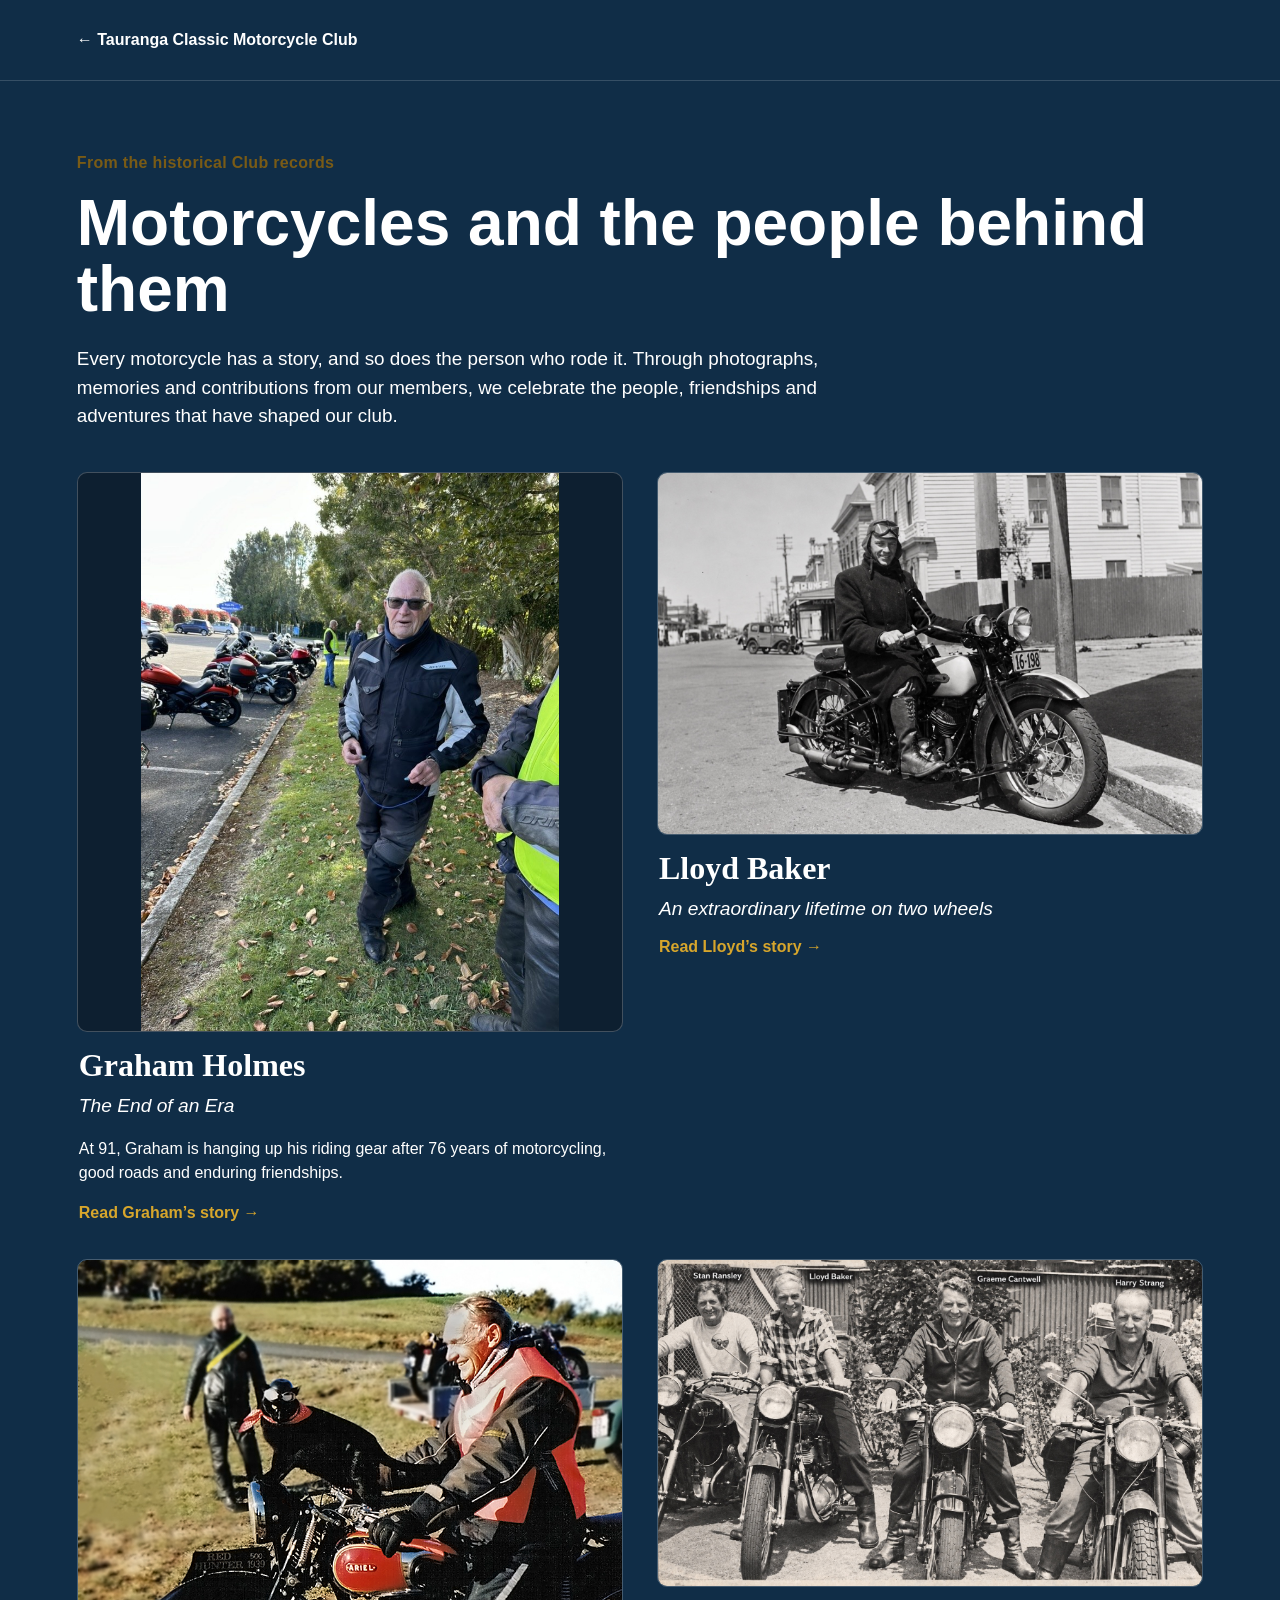
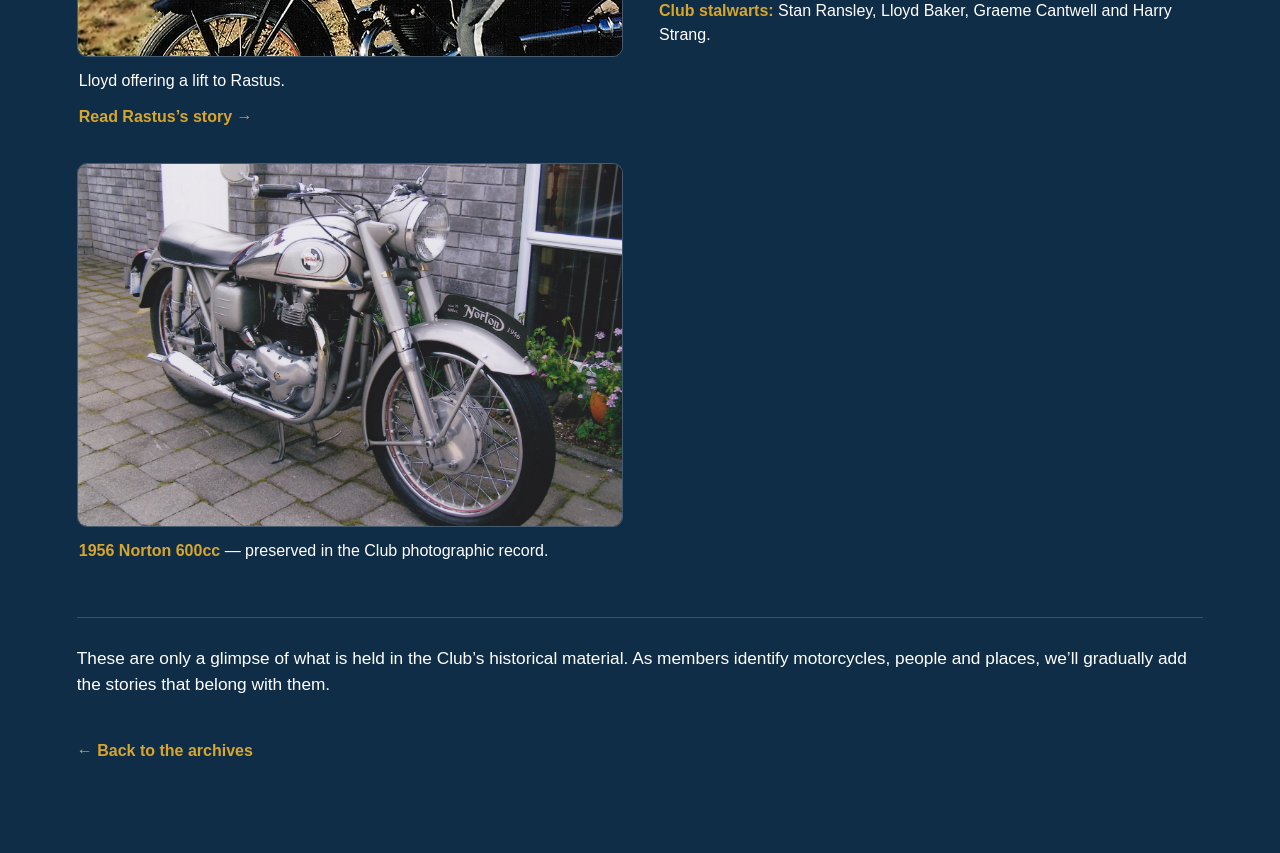
<file: motorcycle-stories.html>
<!doctype html>
<html lang="en">
<head>
<meta charset="utf-8">
<meta name="viewport" content="width=device-width,initial-scale=1">
<title>Motorcycle Stories | Tauranga Classic Motorcycle Club</title>
<style>
:root{--navy:#102d47;--gold:#d7a62c;--paper:#f6f2e9;--ink:#102d47}
*{box-sizing:border-box}
body{margin:0;font-family:Arial,Helvetica,sans-serif;background:var(--navy);color:#fff;line-height:1.5}
.wrap{width:min(1180px,88vw);margin:auto}
header{padding:28px 0;border-bottom:1px solid rgba(255,255,255,.16)}
header a{color:#fff;text-decoration:none;font-weight:700}
main{padding:70px 0 90px}
.kicker{color:var(--gold);font-weight:800;letter-spacing:.08em;text-transform:uppercase}
h1{font-size:clamp(2.3rem,5vw,4.3rem);line-height:1.03;margin:.25em 0 .35em}
.lead{font-size:1.18rem;max-width:780px;margin:0 0 42px}
.gallery{display:grid;grid-template-columns:repeat(2,minmax(0,1fr));gap:34px}
figure{margin:0}
figure img{width:100%;height:auto;display:block;border-radius:10px;border:1px solid rgba(255,255,255,.22)}
figcaption{padding:12px 2px 0;font-size:1rem}
figcaption strong{color:var(--gold)}
.more{margin-top:54px;padding-top:28px;border-top:1px solid rgba(255,255,255,.18);font-size:1.08rem}
.back{display:inline-block;margin-top:24px;color:var(--gold);font-weight:800;text-decoration:none}
@media(max-width:760px){.gallery{grid-template-columns:1fr}main{padding-top:48px}}

.feature-link{color:inherit;text-decoration:none;display:block}.feature-link h2{font-family:Georgia,serif;font-size:2rem;line-height:1.15;margin:3px 0 8px}.feature-link em{font-size:1.2rem}.read-story{display:block;color:var(--gold);font-weight:bold;margin-top:12px}.feature-link:hover h2,.feature-link:hover .read-story{text-decoration:underline}a:focus-visible{outline:3px solid var(--gold);outline-offset:5px}
</style>
<link rel="icon" href="favicon.svg"><link rel="stylesheet" href="review.css"></head>
<body>
<header><div class="wrap"><a href="index.html#from-the-archives">← Tauranga Classic Motorcycle Club</a></div></header>
<main>
<div class="wrap">
  <div class="kicker">From the historical Club records</div>
  <h1>Motorcycles and the people behind them</h1>
  <p class="lead">Every motorcycle has a story, and so does the person who rode it. Through photographs, memories and contributions from our members, we celebrate the people, friendships and adventures that have shaped our club.</p>

  <div class="gallery">
    <a class="feature-link" href="graham-holmes.html"><figure><img src="assets/stories/graham-holmes/graham-1-1.jpg" alt="Graham Holmes in riding gear at a club ride" style="max-height:560px;object-fit:contain;background:#0d1f30"><figcaption><h2>Graham Holmes</h2><em>The End of an Era</em><p>At 91, Graham is hanging up his riding gear after 76 years of motorcycling, good roads and enduring friendships.</p><span class="read-story">Read Graham’s story →</span></figcaption></figure></a>
    <a class="feature-link" href="lloyd-baker.html"><figure><img src="assets/historic-street-rider.jpg" alt="Young Lloyd Baker on his first Harley-Davidson"><figcaption><h2>Lloyd Baker</h2><em>An extraordinary lifetime on two wheels</em><span class="read-story">Read Lloyd’s story →</span></figcaption></figure></a>
    <a class="feature-link" href="rastus.html"><figure><img src="assets/historic-ariel-club-run.png" alt="Lloyd offering a lift to Rastus on his Ariel Red Hunter"><figcaption>Lloyd offering a lift to Rastus.<span class="read-story">Read Rastus’s story →</span></figcaption></figure></a>
    <figure>
      <img src="assets/historic-stalwarts-ransley-baker-cantwell-strang.jpg" alt="Stan Ransley, Lloyd Baker, Graeme Cantwell and Harry Strang with motorcycles">
      <figcaption><strong>Club stalwarts:</strong> Stan Ransley, Lloyd Baker, Graeme Cantwell and Harry Strang.</figcaption>
    </figure>
    <figure>
      <img src="assets/historic-norton-1956.jpg" alt="1956 Norton 600cc motorcycle">
      <figcaption><strong>1956 Norton 600cc</strong> — preserved in the Club photographic record.</figcaption>
    </figure>
  </div>

  <p class="more">These are only a glimpse of what is held in the Club’s historical material. As members identify motorcycles, people and places, we’ll gradually add the stories that belong with them.</p>
  <a class="back" href="index.html#from-the-archives">← Back to the archives</a>
</div>
</main>
<!-- Cloudflare Web Analytics --><script type='module' src='https://static.cloudflareinsights.com/beacon.min.js' data-cf-beacon='{"token": "c2d37992320c47ce91a7feba4fa3faa6"}'></script><!-- End Cloudflare Web Analytics -->
</body>
</html>
</file>
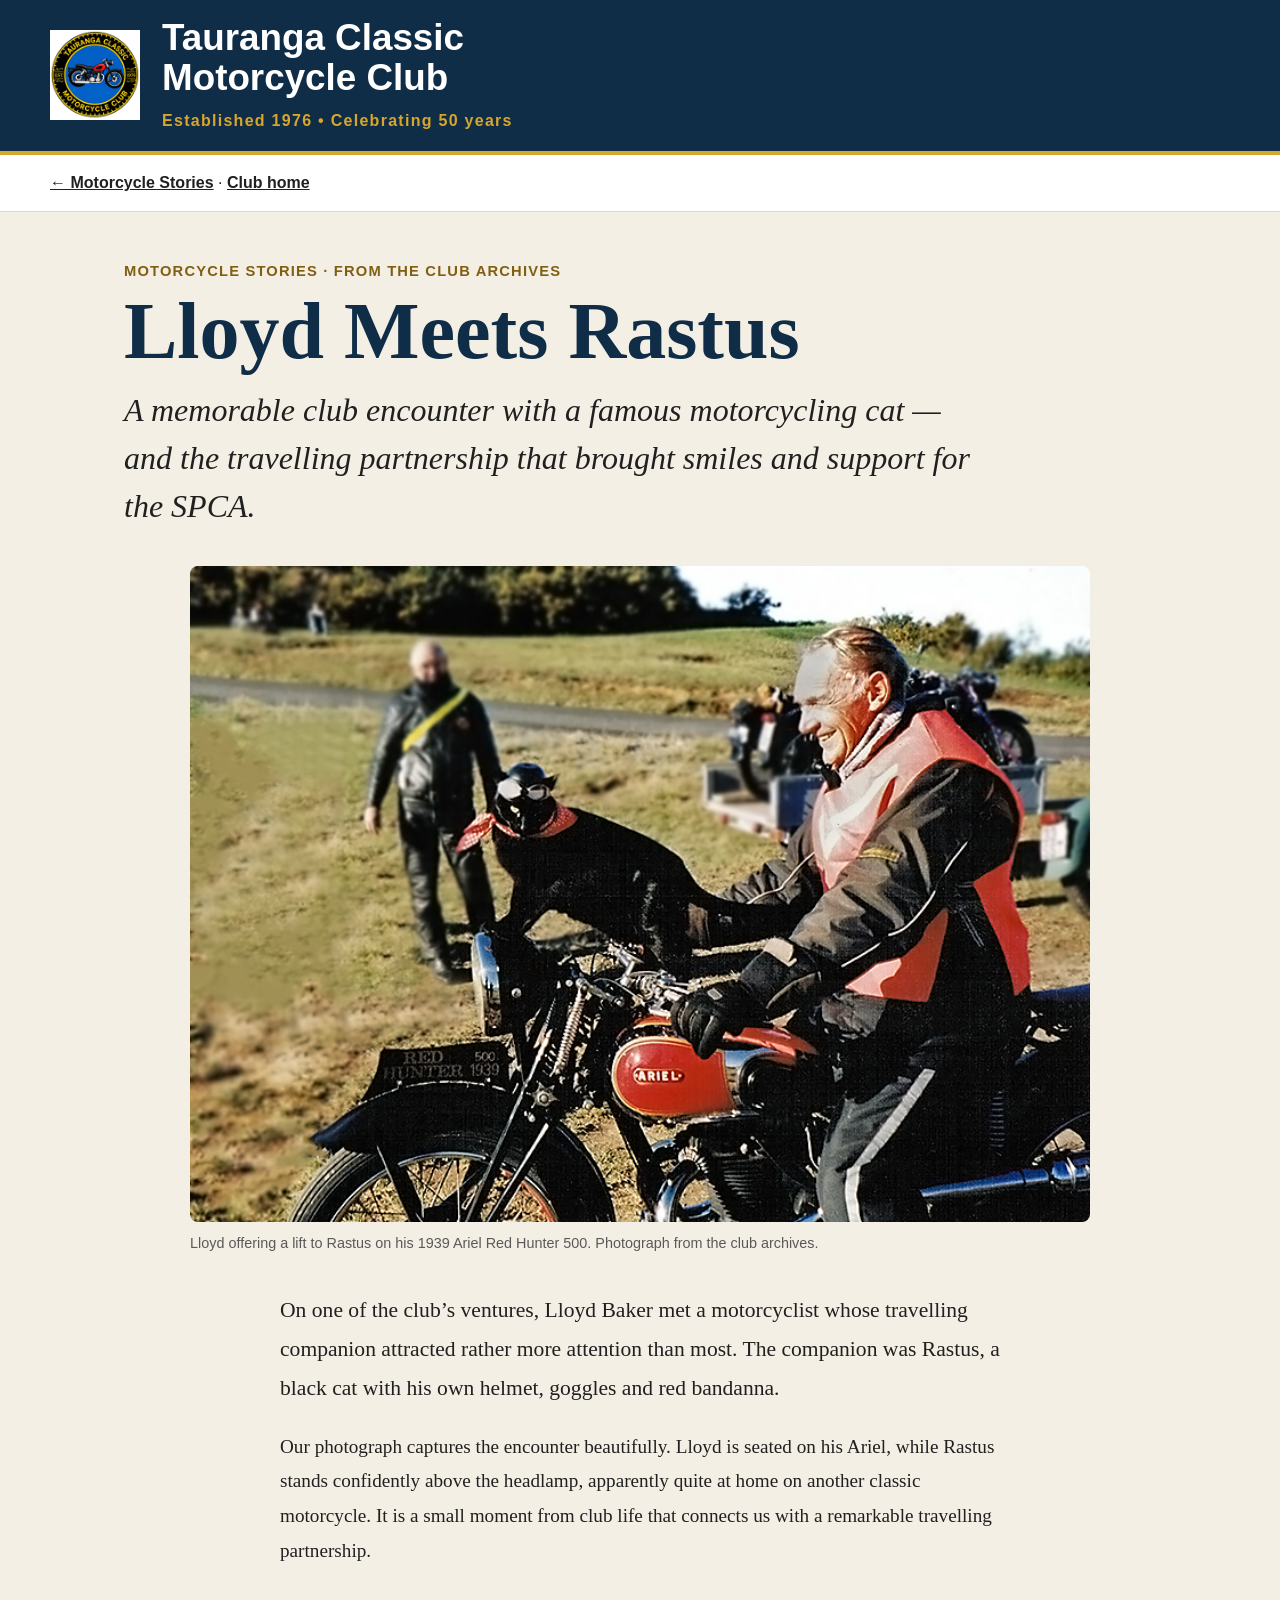
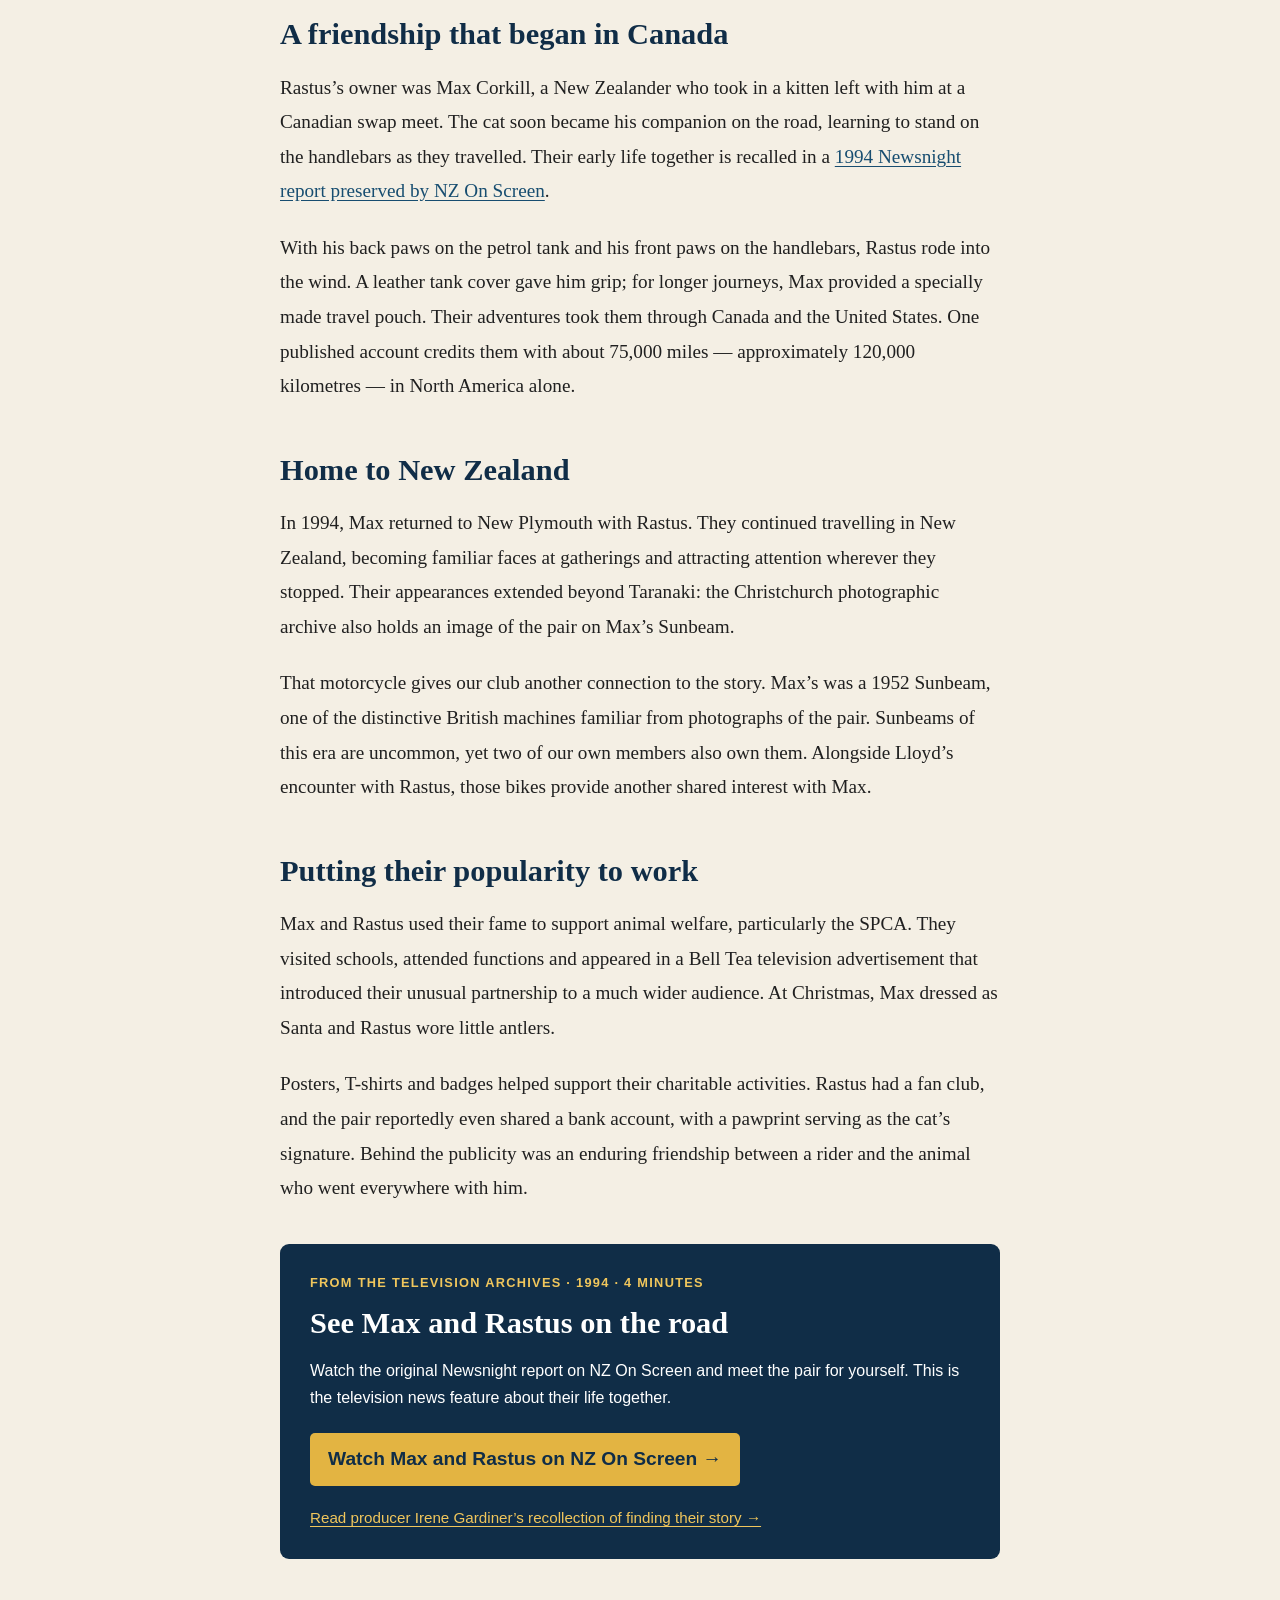
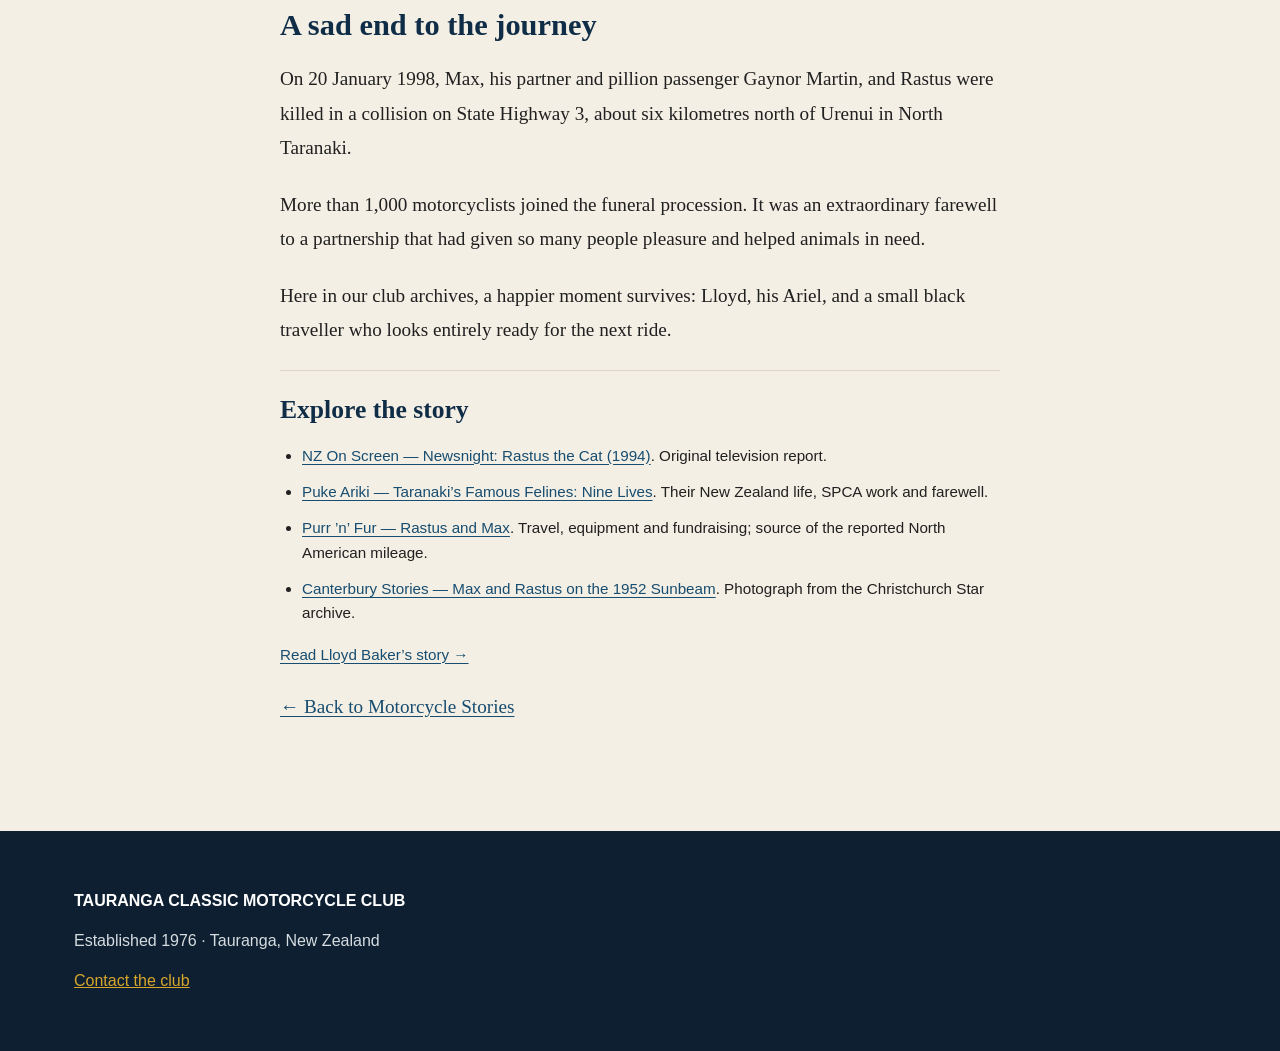
<file: rastus.html>
<!doctype html>
<html lang="en-NZ">
<head>
<meta charset="utf-8">
<meta name="viewport" content="width=device-width,initial-scale=1">
<title>Lloyd Meets Rastus — The Motorcycling Cat | TCMCC</title>
<meta name="description" content="Lloyd Baker’s encounter with Rastus opens the story of Max Corkill, his travelling cat, their North American adventures and SPCA fundraising in New Zealand.">
<link rel="canonical" href="https://tcmcc.org.nz/rastus.html">
<link rel="icon" href="favicon.svg">
<meta property="og:title" content="Lloyd Meets Rastus — The Motorcycling Cat">
<meta property="og:description" content="A club encounter with a famous travelling cat, and the story of Max and Rastus.">
<meta property="og:image" content="https://tcmcc.org.nz/assets/historic-ariel-club-run.png">
<meta property="og:url" content="https://tcmcc.org.nz/rastus.html">
<meta property="og:type" content="article">
<link rel="stylesheet" href="story.css">
<style>
:root{--navy:#102d47;--navy2:#0d1f30;--gold:#d7a62c}
header{border-bottom:4px solid var(--gold)}
.feature .kicker{color:#805f12}
.feature{max-width:1080px}
.feature h1{font-size:clamp(2.7rem,7vw,5rem);max-width:900px}
.dek{max-width:850px}
.lead-photo{max-width:900px;margin:36px auto!important}
.lead-photo img{border-radius:8px}
.lead-photo figcaption{line-height:1.6}
.prose a{color:#174d70;text-underline-offset:3px}
.film{background:var(--navy);color:white;border-radius:9px;padding:28px 30px;margin:38px 0;font-family:Arial,Helvetica,sans-serif}
.film .film-label{color:#f0c65c;font-size:.8rem;font-weight:bold;letter-spacing:.1em;text-transform:uppercase;margin:0 0 12px}
.film h2{color:white;font-family:Georgia,serif;font-size:1.9rem;margin:0 0 15px}
.film p{font-size:1rem;line-height:1.7}
.film a.film-button{display:inline-block;color:var(--navy);background:#e3b442;padding:12px 18px;border-radius:5px;font-weight:bold;text-decoration:none;line-height:1.5}
.film a.film-background{display:block;color:#f0c65c;font-size:.95rem;margin-top:18px}
.sources h2{font-family:Georgia,serif;font-size:1.6rem;margin-top:0}
.sources li{margin-bottom:12px;line-height:1.6}
.sources ul{padding-left:22px}
a:focus-visible{outline:3px solid #b98610;outline-offset:5px}
@media(max-width:600px){.film{padding:24px 20px}.film a.film-button{display:block;text-align:center}.feature .dek{font-size:1.35rem}}
</style>
</head>
<body>
<header><div class="wrap brand">
<img src="assets/tcmcc-badge.png" alt="Tauranga Classic Motorcycle Club badge" width="90" height="90">
<div><p class="club-name">Tauranga Classic<br>Motorcycle Club</p><div class="sub">Established 1976 • Celebrating 50 years</div></div>
</div></header>
<nav aria-label="Story navigation"><div class="wrap story-nav"><a href="motorcycle-stories.html">← Motorcycle Stories</a> · <a href="index.html">Club home</a></div></nav>
<main class="feature">
<div class="kicker">Motorcycle Stories · From the club archives</div>
<h1>Lloyd Meets Rastus</h1>
<p class="dek">A memorable club encounter with a famous motorcycling cat — and the travelling partnership that brought smiles and support for the SPCA.</p>
<figure class="lead-photo">
<img src="assets/historic-ariel-club-run.png" alt="Lloyd Baker seated on his Ariel Red Hunter, with Rastus wearing a helmet, goggles and red bandanna above the headlamp">
<figcaption>Lloyd offering a lift to Rastus on his 1939 Ariel Red Hunter 500. Photograph from the club archives.</figcaption>
</figure>
<article class="prose" aria-label="The story of Max and Rastus">
<p class="intro">On one of the club’s ventures, Lloyd Baker met a motorcyclist whose travelling companion attracted rather more attention than most. The companion was Rastus, a black cat with his own helmet, goggles and red bandanna.</p>
<p>Our photograph captures the encounter beautifully. Lloyd is seated on his Ariel, while Rastus stands confidently above the headlamp, apparently quite at home on another classic motorcycle. It is a small moment from club life that connects us with a remarkable travelling partnership.</p>
<h2>A friendship that began in Canada</h2>
<p>Rastus’s owner was Max Corkill, a New Zealander who took in a kitten left with him at a Canadian swap meet. The cat soon became his companion on the road, learning to stand on the handlebars as they travelled. Their early life together is recalled in a <a href="https://www.nzonscreen.com/videos/newsnight-rastus-the-cat-1994/">1994 Newsnight report preserved by NZ On Screen</a>.</p>
<p>With his back paws on the petrol tank and his front paws on the handlebars, Rastus rode into the wind. A leather tank cover gave him grip; for longer journeys, Max provided a specially made travel pouch. Their adventures took them through Canada and the United States. One published account credits them with about 75,000 miles — approximately 120,000 kilometres — in North America alone.</p>
<h2>Home to New Zealand</h2>
<p>In 1994, Max returned to New Plymouth with Rastus. They continued travelling in New Zealand, becoming familiar faces at gatherings and attracting attention wherever they stopped. Their appearances extended beyond Taranaki: the Christchurch photographic archive also holds an image of the pair on Max’s Sunbeam.</p>
<p>That motorcycle gives our club another connection to the story. Max’s was a 1952 Sunbeam, one of the distinctive British machines familiar from photographs of the pair. Sunbeams of this era are uncommon, yet two of our own members also own them. Alongside Lloyd’s encounter with Rastus, those bikes provide another shared interest with Max.</p>
<h2>Putting their popularity to work</h2>
<p>Max and Rastus used their fame to support animal welfare, particularly the SPCA. They visited schools, attended functions and appeared in a Bell Tea television advertisement that introduced their unusual partnership to a much wider audience. At Christmas, Max dressed as Santa and Rastus wore little antlers.</p>
<p>Posters, T-shirts and badges helped support their charitable activities. Rastus had a fan club, and the pair reportedly even shared a bank account, with a pawprint serving as the cat’s signature. Behind the publicity was an enduring friendship between a rider and the animal who went everywhere with him.</p>
<aside class="film" aria-labelledby="film-title">
<p class="film-label">From the television archives · 1994 · 4 minutes</p>
<h2 id="film-title">See Max and Rastus on the road</h2>
<p>Watch the original Newsnight report on NZ On Screen and meet the pair for yourself. This is the television news feature about their life together.</p>
<a class="film-button" href="https://www.nzonscreen.com/videos/newsnight-rastus-the-cat-1994/">Watch Max and Rastus on NZ On Screen →</a>
<a class="film-background" href="https://www.nzonscreen.com/m/background/bd045415-5176-4232-a03b-6f23537592d4/videos/newsnight-rastus-the-cat-1994/?html_path=title%2Fnewsnight-rastus-the-cat-1994%2Fbackground%2Firene-gardiner">Read producer Irene Gardiner’s recollection of finding their story →</a>
</aside>
<h2>A sad end to the journey</h2>
<p>On 20 January 1998, Max, his partner and pillion passenger Gaynor Martin, and Rastus were killed in a collision on State Highway 3, about six kilometres north of Urenui in North Taranaki.</p>
<p>More than 1,000 motorcyclists joined the funeral procession. It was an extraordinary farewell to a partnership that had given so many people pleasure and helped animals in need.</p>
<p>Here in our club archives, a happier moment survives: Lloyd, his Ariel, and a small black traveller who looks entirely ready for the next ride.</p>
<section class="sources" aria-labelledby="sources-title">
<h2 id="sources-title">Explore the story</h2>
<ul>
<li><a href="https://www.nzonscreen.com/videos/newsnight-rastus-the-cat-1994/">NZ On Screen — Newsnight: Rastus the Cat (1994)</a>. Original television report.</li>
<li><a href="https://terangiaoaonunui.pukeariki.com/story-collections/taranaki-stories/taranaki-s-famous-felines-nine-lives/">Puke Ariki — Taranaki’s Famous Felines: Nine Lives</a>. Their New Zealand life, SPCA work and farewell.</li>
<li><a href="https://www.purr-n-fur.org.uk/featuring/adv15.html">Purr ’n’ Fur — Rastus and Max</a>. Travel, equipment and fundraising; source of the reported North American mileage.</li>
<li><a href="https://www.canterburystories.nz/collections/star/prints/1996-2005/ccl-cs-4701">Canterbury Stories — Max and Rastus on the 1952 Sunbeam</a>. Photograph from the Christchurch Star archive.</li>
</ul>
<p><a href="lloyd-baker.html">Read Lloyd Baker’s story →</a></p>
</section>
<p><a href="motorcycle-stories.html">← Back to Motorcycle Stories</a></p>
</article>
</main>
<footer><div class="wrap"><p><strong>TAURANGA CLASSIC MOTORCYCLE CLUB</strong></p><p>Established 1976 · Tauranga, New Zealand</p><p><a href="mailto:taurangaclassicmcc@gmail.com">Contact the club</a></p></div></footer>
<!-- Cloudflare Web Analytics --><script type="module" src="https://static.cloudflareinsights.com/beacon.min.js" data-cf-beacon='{"token": "c2d37992320c47ce91a7feba4fa3faa6"}'></script><!-- End Cloudflare Web Analytics -->
</body>
</html>
</file>
<file: tcmcc-mobile.css>
/* TCMCC mobile + typography update
   Designed as a non-destructive presentation layer for the current site. */

:root{
  --mobile-break: 760px;
}

/* Sentence case: keep the club identity, but stop forcing ordinary UI text to capitals */
.hero h2,
.kicker,
.card .mini{
  text-transform:none !important;
}

.navbar a,
.button,
.card a{
  text-transform:none !important;
  letter-spacing:normal;
}

/* More comfortable reading */
body{
  -webkit-text-size-adjust:100%;
}

.button{
  min-height:46px;
  display:inline-flex;
  align-items:center;
  justify-content:center;
  line-height:1.2;
}

.navbar a{
  min-height:48px;
  display:flex;
  align-items:center;
}

/* Mobile menu control - hidden on desktop */
.mobile-menu-toggle{
  display:none;
  width:100%;
  border:0;
  background:#fff;
  color:var(--navy);
  font:inherit;
  font-weight:800;
  font-size:1rem;
  text-align:left;
  padding:14px 24px;
  cursor:pointer;
  min-height:50px;
}

.mobile-menu-toggle .menu-icon{
  display:inline-block;
  width:1.25em;
  margin-right:.55em;
  font-size:1.15em;
}

@media (max-width:760px){
  .wrap{
    padding-left:18px;
    padding-right:18px;
  }

  /* Compact identity block without making it tiny */
  .brand{
    gap:14px;
    padding:12px 0;
  }

  .brand img{
    width:68px !important;
    height:68px !important;
    flex:0 0 auto;
  }

  .brand h1{
    font-size:clamp(1.35rem,6.3vw,1.8rem);
    line-height:1.02;
    letter-spacing:.01em;
  }

  .brand .sub{
    margin-top:6px;
    font-size:.74rem;
    line-height:1.25;
    letter-spacing:.035em;
  }

  /* Real mobile menu instead of a horizontally scrolling row */
  nav{
    position:sticky;
    top:0;
  }

  .mobile-menu-toggle{
    display:block;
  }

  .navbar{
    display:none !important;
    overflow:visible !important;
    white-space:normal !important;
    padding:0 18px 12px !important;
    gap:0 !important;
    flex-direction:column;
    align-items:stretch !important;
    border-top:1px solid var(--line);
  }

  nav.mobile-open .navbar{
    display:flex !important;
  }

  .navbar a{
    padding:12px 4px !important;
    min-height:46px;
    border-bottom:1px solid var(--line);
    font-size:1rem !important;
  }

  .navbar a:last-child{
    border-bottom:0;
  }

  /* Hero: keep impact but don't consume a whole phone screen */
  .hero{
    min-height:390px !important;
  }

  .hero .content{
    padding:52px 18px 58px !important;
  }

  .hero h2{
    font-size:clamp(2.15rem,10.5vw,3.25rem) !important;
    line-height:1.02 !important;
    margin-bottom:18px !important;
    max-width:100%;
  }

  .hero p{
    font-size:1.08rem !important;
    line-height:1.5;
    margin-bottom:24px !important;
  }

  /* Less empty scrolling */
  .section{
    padding:42px 0 !important;
  }

  h3{
    font-size:clamp(1.8rem,8.5vw,2.35rem) !important;
    line-height:1.08;
  }

  .lead{
    font-size:1.08rem !important;
  }

  .cards,
  .archive-grid,
  .columns{
    grid-template-columns:1fr !important;
    gap:18px !important;
  }

  .cards{
    margin-top:26px !important;
  }

  .card,
  .panel,
  .archive-item{
    padding:22px !important;
  }

  .event{
    grid-template-columns:1fr !important;
    gap:5px !important;
    padding:15px 0 !important;
  }

  /* Useful actions should be easy to hit with a thumb */
  .button{
    width:100%;
    padding:14px 18px !important;
    min-height:48px;
    text-align:center;
  }

  .card a{
    display:inline-flex;
    align-items:center;
    min-height:44px;
    padding:5px 0;
  }

  /* Gallery: two across on ordinary phones, one across on very narrow screens */
  .photo-grid{
    grid-template-columns:repeat(2,minmax(0,1fr)) !important;
    gap:10px !important;
  }

  .gallery-group{
    margin-top:24px !important;
  }

  /* Existing era strip remains swipeable, but uses more of the screen */
  .classic-era-grid img{
    flex-basis:82vw !important;
    width:82vw !important;
  }

  footer{
    padding:32px 0 !important;
  }

  /* Don't let local editing controls obscure phone content */
  .editbar{
    right:10px !important;
    bottom:10px !important;
    left:10px;
  }

  .editbar button{
    min-height:44px;
  }
}

@media (max-width:420px){
  .brand img{
    width:58px !important;
    height:58px !important;
  }

  .brand h1{
    font-size:1.28rem;
  }

  .brand .sub{
    font-size:.68rem;
  }

  .photo-grid{
    grid-template-columns:1fr !important;
  }

  .hero h2{
    font-size:2.15rem !important;
  }
}

/* Respect accessibility preferences */
@media (prefers-reduced-motion:reduce){
  html{scroll-behavior:auto}
  .photo-grid img{transition:none !important}
}
</file>
<file: review.css>
:root{--action:#145a94;--action-hover:#104778}
html{scroll-padding-top:90px} body{overflow-wrap:break-word} .brand{padding:20px 24px;gap:20px}.brand img{width:96px;height:96px;object-fit:contain;clip-path:circle(48%);background:transparent;border:0;border-radius:0;flex-shrink:0}.brand h1{font-size:clamp(1.45rem,3vw,2.35rem);line-height:1.13;letter-spacing:0}.brand .sub{font-size:.86rem;letter-spacing:0;color:#e2c56e}
.hero{min-height:420px}.hero h2{font-size:clamp(2.15rem,4.6vw,3.8rem);line-height:1.08;text-transform:none}.hero .content{padding:64px 24px}.section{padding:56px 0}h2,h3{line-height:1.18}h3{font-size:clamp(1.8rem,3.2vw,2.5rem)}
.navbar{gap:28px;justify-content:center;overflow:visible}.navbar a{font-size:.95rem}.navbar a:hover{color:var(--action)}
.button,.card a.button{background:var(--action);color:#fff;border:1px solid var(--action);font-weight:700;text-transform:none;letter-spacing:0;min-height:48px;line-height:1.3}.button:hover{background:var(--action-hover);color:#fff}.button.secondary{background:#fff;color:#16466f;border-color:#aebdc9}.button.secondary:hover{background:#edf4fa;color:#132b42}
.kicker,.card .mini,.calendar-date,.calendar-tag,.who-value strong{text-transform:none;letter-spacing:.02em}.kicker,.card .mini{color:#795b16}.band .kicker{color:#e2c56e}.topics{background:#fff;border-bottom:1px solid var(--line);padding:32px 0}.topics h2{font-size:1.65rem;color:var(--navy);margin:6px 0 22px}.topic-links{display:grid;grid-template-columns:repeat(3,minmax(0,1fr));gap:12px}.topic-links a{border:1px solid #d5dde4;border-radius:8px;padding:15px 18px;text-decoration:none;color:var(--navy);font-weight:700}.topic-links a:hover{background:#edf4fa;border-color:var(--action)}.topic-links span{display:block;font-weight:400;font-size:.9rem;margin-top:4px;color:#526170}.membership-options{display:grid;gap:12px}.form-note{font-size:.9rem;color:#596674}.form-note a{text-decoration:underline}.skip-link{position:absolute;top:-100px;left:16px;padding:12px;background:white;color:#132b42;z-index:100}.skip-link:focus{top:8px}a:focus-visible,button:focus-visible,input:focus-visible,textarea:focus-visible,select:focus-visible{outline:3px solid #287dbe;outline-offset:4px}.band a:focus-visible{outline-color:#fff}
@media(max-width:760px){.brand{padding:16px 18px}.topic-links{grid-template-columns:1fr 1fr}.topics{padding:28px 0}.topic-links a{padding:13px}.brand h1{font-size:1.35rem}.brand .sub{font-size:.7rem}.columns>*{min-width:0}.navbar{gap:0}footer a{overflow-wrap:anywhere}}
@media(max-width:400px){.topic-links{grid-template-columns:1fr}.brand{gap:12px}}
@media(prefers-reduced-motion:reduce){html{scroll-behavior:auto}}

/* The supplied club logo is the homepage's primary identity. */
.site-header{background:#9ed5fa}
.site-header .brand{display:block;padding:0 18px}
.site-header .brand-home{display:block;width:100%;max-width:680px;margin:0 auto}
.site-header .brand-logo{display:block;width:100%;height:auto;object-fit:contain;clip-path:none;border:0;border-radius:0;background:transparent}
.visually-hidden{position:absolute;width:1px;height:1px;padding:0;margin:-1px;overflow:hidden;clip-path:inset(50%);white-space:nowrap;border:0}
/* Override the older mobile badge dimensions for this wide logo. */
@media(max-width:760px){
  .site-header .brand{padding:0}
  .site-header .brand-logo{width:100% !important;height:auto !important}
}
</file>
<file: story.css>
:root {
  --navy:#132b42;
  --navy2:#0d1f30;
  --gold:#cea136;
  --cream:#f7f5ef;
  --ink:#202020;
  --muted:#666;
  --white:#fff;
  --line:#ddd7ca;
}
*{box-sizing:border-box}
html{scroll-behavior:smooth}
body{margin:0;font-family:Arial,Helvetica,sans-serif;color:var(--ink);background:var(--cream);line-height:1.5}
a{color:inherit}
.wrap{max-width:1180px;margin:0 auto;padding:0 24px}
header{background:var(--navy);color:#fff}
.brand{display:flex;align-items:center;gap:22px;padding:18px 0}
.brand img{width:112px;height:112px;object-fit:contain}
.brand h1{margin:0;font-size:clamp(2rem,4vw,3.5rem);line-height:.98;letter-spacing:.02em}
.brand .sub{color:var(--gold);font-weight:700;letter-spacing:.08em;margin-top:10px}
nav{background:#fff;border-bottom:1px solid var(--line);position:sticky;top:0;z-index:20}
.navbar{display:flex;gap:20px;align-items:center;overflow-x:auto;white-space:nowrap;padding:0 24px}
.navbar a{text-decoration:none;color:var(--navy);font-weight:700;font-size:.88rem;padding:17px 0}
.navbar a:hover{color:var(--gold)}
.hero{min-height:510px;display:grid;place-items:center;position:relative;overflow:hidden;color:#fff;background:
linear-gradient(rgba(5,15,22,.45),rgba(5,15,22,.65)),
linear-gradient(140deg,#6f8068 0%,#38473d 42%,#526352 42%,#2d3431 68%,#49574a 68%)}
.hero:after{content:"";position:absolute;left:48%;bottom:-10%;width:220px;height:110%;background:#303030;transform:perspective(600px) rotateX(56deg);clip-path:polygon(42% 0,58% 0,100% 100%,0 100%);opacity:.8}
.hero .content{position:relative;z-index:2;max-width:1050px;width:100%;padding:80px 24px}
.hero h2{font-size:clamp(2.6rem,6vw,5rem);line-height:.98;margin:0 0 22px;text-transform:uppercase;max-width:900px}
.hero p{font-size:clamp(1.1rem,2.2vw,1.45rem);max-width:760px;margin-bottom:30px}
.button{display:inline-block;background:var(--gold);color:var(--navy);font-weight:800;text-decoration:none;padding:14px 22px;border-radius:7px}
.section{padding:72px 0}
.kicker{color:var(--gold);font-weight:800;letter-spacing:.08em;text-transform:uppercase;font-size:.92rem}
h3{font-size:clamp(2rem,4vw,3rem);color:var(--navy);margin:.35rem 0 1rem}
.lead{font-size:1.2rem;max-width:880px}
.cards{display:grid;grid-template-columns:repeat(3,1fr);gap:24px;margin-top:36px}
.card{background:#fff;border:1px solid var(--line);border-radius:10px;padding:30px;box-shadow:0 7px 20px rgba(0,0,0,.04);position:relative}
.card:before{content:"";position:absolute;left:0;right:0;top:0;height:8px;background:var(--gold);border-radius:10px 10px 0 0}
.card h4{color:var(--navy);font-size:1.55rem;margin:12px 0 8px}
.card .mini{color:var(--gold);font-weight:800;text-transform:uppercase;font-size:.86rem}
.card a{color:var(--navy);font-weight:800;text-decoration:none}
.band{background:var(--navy);color:#fff}
.band h3{color:#fff}
.columns{display:grid;grid-template-columns:1.2fr .8fr;gap:42px;align-items:start}
.panel{background:#fff;border:1px solid var(--line);border-radius:10px;padding:30px}
.event{display:grid;grid-template-columns:150px 1fr;gap:18px;padding:18px 0;border-bottom:1px solid var(--line)}
.event:last-child{border-bottom:0}
.event strong{color:var(--navy)}
.archive-grid{display:grid;grid-template-columns:repeat(3,1fr);gap:24px;margin-top:34px}
.archive-item{padding:26px;border:1px solid rgba(255,255,255,.2);border-radius:10px}
.archive-item h4{margin:0 0 8px;font-size:1.35rem;color:#fff}
footer{background:var(--navy2);color:#d6dce1;padding:42px 0}
footer strong{color:#fff}
footer a{color:var(--gold)}
.notice{font-size:.88rem;color:var(--muted);margin-top:24px}
.editbar{position:fixed;right:18px;bottom:18px;z-index:99;display:flex;gap:8px;flex-wrap:wrap;justify-content:flex-end}
.editbar button{border:0;border-radius:7px;padding:10px 13px;font-weight:700;cursor:pointer;background:#fff;color:var(--navy);box-shadow:0 3px 14px rgba(0,0,0,.2)}
.editbar button.primary{background:var(--gold)}
body.editing [data-edit]{outline:2px dashed var(--gold);outline-offset:3px}
.photo-placeholder{height:260px;border-radius:10px;background:linear-gradient(135deg,#9ba58d,#576858);display:grid;place-items:center;color:white;font-weight:800;text-align:center;padding:20px}
@media (max-width:850px){
  .cards,.archive-grid,.columns{grid-template-columns:1fr}
  .brand img{width:86px;height:86px}
  .event{grid-template-columns:1fr;gap:4px}
}

    .photo-grid{display:grid;grid-template-columns:repeat(3,1fr);gap:14px;margin-top:20px}
    .photo-grid a{display:block;overflow:hidden;border-radius:10px;background:#eee;aspect-ratio:4/3}
    .photo-grid img{width:100%;height:100%;object-fit:cover;display:block;transition:transform .2s ease}
    .photo-grid a:hover img{transform:scale(1.025)}
    .gallery-group{margin-top:30px}
    .gallery-group h4{margin:0 0 8px;color:#102a43;font-size:1.15rem}
    @media(max-width:800px){.photo-grid{grid-template-columns:repeat(2,1fr)}}
    @media(max-width:520px){.photo-grid{grid-template-columns:1fr}}


    .classic-era-strip{
      background:var(--navy2);
      padding:8px;
    }
    .classic-era-grid{
      max-width:1700px;
      margin:0 auto;
      display:grid;
      grid-template-columns:repeat(5,1fr);
      gap:8px;
    }
    .classic-era-grid img{
      width:100%;
      height:285px;
      object-fit:cover;
      display:block;
    }
    .classic-era-grid img:nth-child(4){
      object-fit:contain;
      object-position:center center;
      background:var(--navy2);
    }
    @media(max-width:800px){
      .classic-era-grid{
        display:flex;
        overflow-x:auto;
        scroll-snap-type:x mandatory;
      }
      .classic-era-grid img{
        flex:0 0 72vw;
        width:72vw;
        height:auto;
        aspect-ratio:4/3;
        scroll-snap-align:start;
      }
    }


/* Who We Are — added from the preserved working homepage */
.who-section{background:#f2efe7;border-top:1px solid var(--line);border-bottom:1px solid var(--line)}
.who-grid{max-width:1400px;margin:0 auto;display:grid;grid-template-columns:minmax(0,1.08fr) minmax(390px,.92fr);align-items:center}
.who-visual{padding:40px 26px 40px 0;display:flex;align-items:center;justify-content:center}
.who-visual img{display:block;width:100%;height:auto;max-height:430px;object-fit:contain;object-position:center;border-radius:4px}
.who-copy{padding:52px 48px 48px 28px}
.who-copy h2{font-family:Georgia,'Times New Roman',serif;font-size:clamp(2.7rem,4.4vw,5rem);line-height:.96;letter-spacing:-.035em;color:#0d302c;margin:0 0 18px;max-width:650px}
.who-rule{width:142px;height:7px;background:var(--gold);margin:0 0 18px}
.who-intro{font-size:1.14rem;font-weight:800;line-height:1.28;color:#102d2c;margin:0 0 14px}
.who-copy p{font-size:1.03rem;line-height:1.43;margin:0 0 13px;color:#253332}
.who-tagline{font-weight:800;color:#102d2c!important;font-size:1.1rem!important;margin-top:4px!important}
.who-values{background:#0d3a35;color:#fff;display:grid;grid-template-columns:repeat(5,1fr);padding:21px max(24px,calc((100vw - 1320px)/2));gap:0}
.who-value{text-align:center;padding:3px 18px;border-right:1px solid rgba(206,161,54,.75)}
.who-value:last-child{border-right:0}
.who-value strong{display:block;color:#fff;font-size:1rem;letter-spacing:.045em;margin-bottom:2px}
.who-value span{display:block;color:#e4e6df;font-size:.94rem}
@media(max-width:980px){
  .who-grid{grid-template-columns:1fr}
  .who-visual{padding:30px 24px 10px}
  .who-visual img{max-height:none;width:100%}
  .who-copy{padding:34px 28px 40px}
  .who-copy h2{font-size:clamp(2.6rem,9vw,4.5rem)}
  .who-values{grid-template-columns:repeat(2,1fr);padding:14px 20px}
  .who-value{border-right:0;border-bottom:1px solid rgba(206,161,54,.45);padding:13px 10px}
  .who-value:last-child{grid-column:1/-1;border-bottom:0}
}
@media(max-width:560px){
  .who-visual{padding:22px 16px 6px}
  .who-copy{padding:28px 20px 32px}
  .who-copy h2{font-size:2.5rem}
  .who-values{grid-template-columns:1fr}
  .who-value,.who-value:last-child{grid-column:auto;border-bottom:1px solid rgba(206,161,54,.42)}
  .who-value:last-child{border-bottom:0}
}


.story-directory-link{display:block;text-decoration:none}.story-directory-link:hover h4{text-decoration:underline}
.story-entry-grid{display:grid;grid-template-columns:1fr 1fr;gap:32px;margin-top:32px}.story-entry{display:block;text-decoration:none}.story-entry img{width:100%;aspect-ratio:3/2;object-fit:contain;background:var(--navy2);display:block;border-radius:8px}.story-entry h4{font-family:Georgia,serif;font-size:2rem;margin:18px 0 3px;color:white}.story-entry p{margin:0 0 15px}.story-subtitle{font-style:italic;font-size:1.25rem}.story-read{color:var(--gold);font-weight:bold}.story-entry:hover h4{text-decoration:underline}a:focus-visible,button:focus-visible{outline:3px solid var(--gold);outline-offset:5px}#motorcycle-stories{scroll-margin-top:65px}@media(max-width:650px){.story-entry-grid{grid-template-columns:1fr}}

.club-name{font-size:clamp(1.4rem,3vw,2.3rem);font-weight:800;line-height:1.1;margin:0}.story-nav{padding:16px 0}.story-nav a{font-weight:bold}.feature{max-width:1040px;margin:auto;padding:48px 24px 70px}.feature h1{font-family:Georgia,serif;font-size:clamp(3rem,8vw,5.8rem);line-height:1.03;color:var(--navy);margin:8px 0 14px}.dek{font-family:Georgia,serif;font-size:clamp(1.4rem,3vw,2rem);font-style:italic;margin:0 0 28px}.feature figure{margin:32px 0}.feature img{display:block;width:100%;height:auto}.feature figcaption{font-size:.9rem;color:#595959;margin-top:10px}.prose{max-width:720px;margin:36px auto;font-family:Georgia,serif;font-size:1.2rem;line-height:1.8}.prose h2{font-size:1.9rem;line-height:1.2;color:var(--navy);margin:48px 0 18px}.prose p{margin:0 0 22px}.intro{font-size:1.35rem}.pending{border-left:5px solid var(--gold);padding:22px 26px;background:#eee8d9;font-family:Arial,sans-serif;font-size:1rem;line-height:1.65;margin:30px 0}.pending h3{margin:0 0 12px;font-size:1.1rem}.pending p:last-child{margin-bottom:0}.sources{font-family:Arial,sans-serif;font-size:.95rem;border-top:1px solid var(--line);padding-top:24px}.feature blockquote{border-left:4px solid var(--gold);margin:32px 0;padding-left:26px;font-size:1.45rem;color:var(--navy)}#people-along-the-way{scroll-margin-top:80px}@media(max-width:600px){.feature{padding:30px 18px}.prose{font-size:1.1rem}.brand{gap:12px}.brand img{width:65px;height:65px}.brand .sub{font-size:.7rem}.pending{padding:18px}}

:root{--navy:#182026;--navy2:#10171c;--gold:#c88a28;--cream:#f4efe4}header{border-bottom:4px solid #9e1b20}.feature .kicker{color:#9e1b20}.brand img{width:90px;height:90px}

.later-photos{display:grid;grid-template-columns:1fr 1fr;gap:22px;align-items:start}.later-photos figure{margin:16px 0 28px}.later-photos figcaption{line-height:1.5}.later-photos img{width:100%;height:auto}@media(max-width:600px){.later-photos{grid-template-columns:1fr;gap:0}}
</file>
